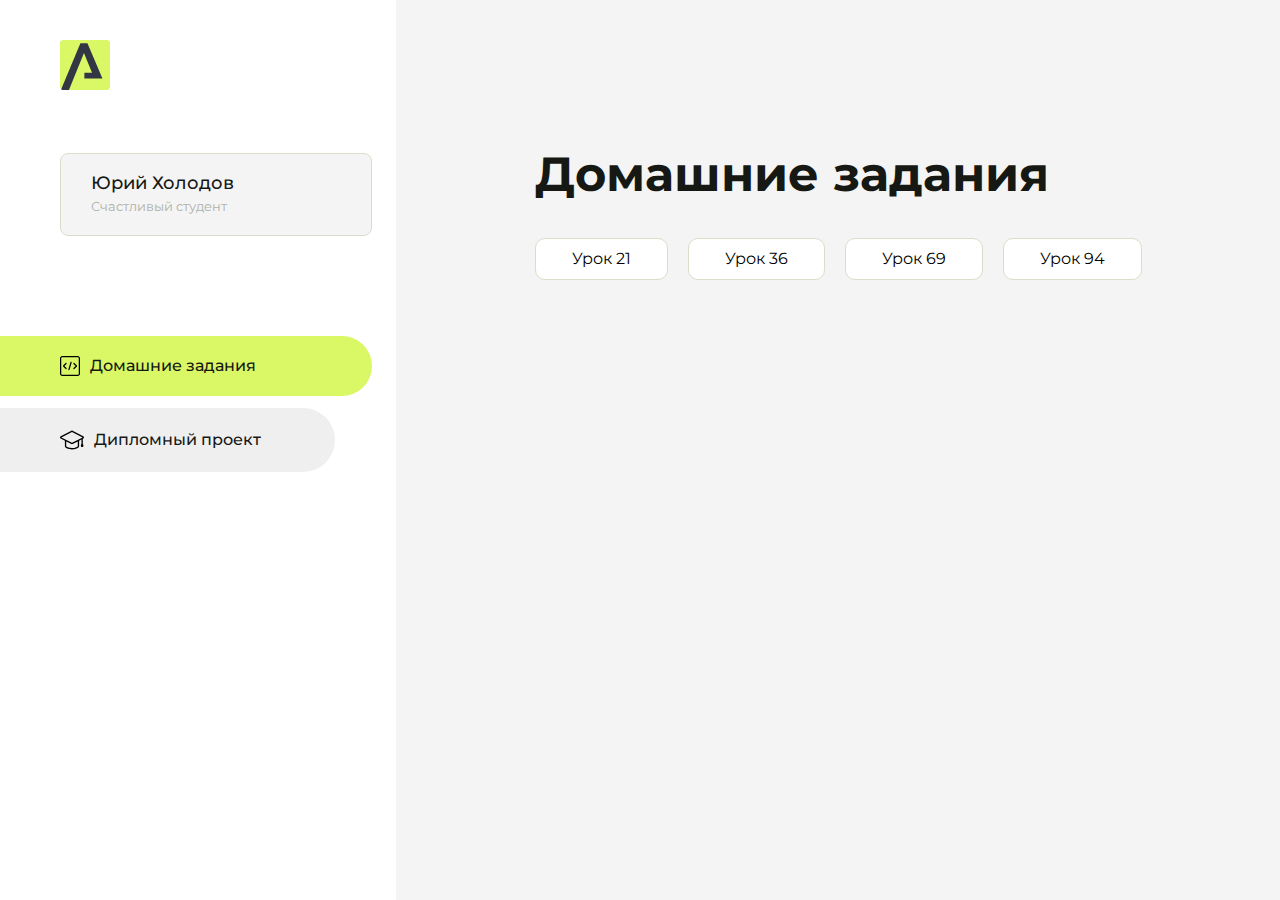
<file: index.html>
<!DOCTYPE html>
<html lang="en">
  <head>
    <meta charset="UTF-8" />
    <meta name="viewport" content="width=device-width, initial-scale=1.0" />
    <title>Домашняя работа</title>
    <link rel="shortcut icon" href="src/logo.ico" type="image/x-icon" />
    <link rel="preconnect" href="https://fonts.googleapis.com" />
    <link rel="preconnect" href="https://fonts.gstatic.com" crossorigin />
    <link
      href="https://fonts.googleapis.com/css2?family=Montserrat:wght@400;500;700&family=Rubik:wght@500&display=swap"
      rel="stylesheet"
    />
    <link rel="stylesheet" href="src/style.css" />
  </head>
  <body id="body">
    <div class="overlay" id="overlay"></div>
    <div class="layout">
      <div class="burger" id="burger">
        <svg viewBox="0 0 24 24" fill="none" xmlns="http://www.w3.org/2000/svg">
          <g id="SVGRepo_bgCarrier" stroke-width="0"></g>
          <g
            id="SVGRepo_tracerCarrier"
            stroke-linecap="round"
            stroke-linejoin="round"
          ></g>
          <g id="SVGRepo_iconCarrier">
            <path
              d="M4 18L20 18"
              stroke="#DAF765"
              stroke-width="2"
              stroke-linecap="round"
            ></path>
            <path
              d="M4 12L20 12"
              stroke="#DAF765"
              stroke-width="2"
              stroke-linecap="round"
            ></path>
            <path
              d="M4 6L20 6"
              stroke="#DAF765"
              stroke-width="2"
              stroke-linecap="round"
            ></path>
          </g>
        </svg>
      </div>
      <aside class="sidebar" id="sidebar">
        <div class="sidebar__inner">
          <div class="logo">
            <svg
              width="50"
              height="50"
              viewBox="0 0 50 50"
              fill="none"
              xmlns="http://www.w3.org/2000/svg"
            >
              <g clip-path="url(#clip0_513_74730)">
                <path
                  d="M46.17 -0.257004H3.83C1.57281 -0.257004 -0.257 1.57281 -0.257 3.83V46.17C-0.257 48.4272 1.57281 50.257 3.83 50.257H46.17C48.4272 50.257 50.257 48.4272 50.257 46.17V3.83C50.257 1.57281 48.4272 -0.257004 46.17 -0.257004Z"
                  fill="#DAF765"
                />
                <path
                  d="M24.375 38.4H42.461L27.441 3.1585H20.4355C20.4355 3.1585 6.7895 35.881 1.1945 49.294C2.015 50.0275 3.0945 50.257 3.6945 50.257H8.8445L23.954 13.07L32.0465 32.8285H24.375V38.4Z"
                  fill="#323843"
                />
              </g>
              <defs>
                <clipPath id="clip0_513_74730">
                  <rect width="50" height="50" fill="white" />
                </clipPath>
              </defs>
            </svg>
          </div>
          <div class="sidebar__user">
            <div class="sidebar__name">Юрий Холодов</div>
            <div class="sidebar__text">Счастливый студент</div>
          </div>
          <div class="sidebar__tabs">
            <div class="sidebar__item">
              <button class="sidebar__button active" id="tasks">
                <svg
                  xmlns="http://www.w3.org/2000/svg"
                  width="20"
                  height="20"
                  viewBox="0 0 20 20"
                  fill="none"
                >
                  <g clip-path="url(#clip0_704_74543)">
                    <path
                      d="M17.7083 20H2.29167C1.0275 20 0 18.9725 0 17.7083V2.29167C0 1.0275 1.0275 0 2.29167 0H17.7083C18.9725 0 20 1.0275 20 2.29167V17.7083C20 18.9725 18.9725 20 17.7083 20ZM2.29167 1.25C1.7175 1.25 1.25 1.7175 1.25 2.29167V17.7083C1.25 18.2825 1.7175 18.75 2.29167 18.75H17.7083C18.2825 18.75 18.75 18.2825 18.75 17.7083V2.29167C18.75 1.7175 18.2825 1.25 17.7083 1.25H2.29167Z"
                      fill="black"
                    />
                    <path
                      d="M6.04167 13.125C5.88167 13.125 5.72167 13.0642 5.6 12.9417L3.1 10.4417C2.85583 10.1975 2.85583 9.80167 3.1 9.5575L5.6 7.0575C5.84417 6.81333 6.24 6.81333 6.48417 7.0575C6.72833 7.30167 6.72833 7.6975 6.48417 7.94167L4.42583 10L6.48417 12.0583C6.72833 12.3025 6.72833 12.6983 6.48417 12.9425C6.36167 13.0642 6.20167 13.125 6.04167 13.125Z"
                      fill="black"
                    />
                    <path
                      d="M8.95833 14.1667C8.9 14.1667 8.84 14.1583 8.78167 14.1417C8.45083 14.0442 8.26083 13.6967 8.35833 13.3658L10.4417 6.28251C10.5392 5.95084 10.8892 5.76417 11.2175 5.85917C11.5483 5.95667 11.7383 6.30417 11.6408 6.63501L9.5575 13.7183C9.47833 13.9908 9.22833 14.1667 8.95833 14.1667Z"
                      fill="black"
                    />
                    <path
                      d="M13.9583 13.125C13.7983 13.125 13.6383 13.0642 13.5167 12.9417C13.2725 12.6975 13.2725 12.3017 13.5167 12.0575L15.575 9.99916L13.5167 7.94083C13.2725 7.69666 13.2725 7.30083 13.5167 7.05666C13.7608 6.81249 14.1567 6.81249 14.4008 7.05666L16.9008 9.55666C17.145 9.80083 17.145 10.1967 16.9008 10.4408L14.4008 12.9408C14.2783 13.0642 14.1183 13.125 13.9583 13.125Z"
                      fill="black"
                    />
                  </g>
                  <defs>
                    <clipPath id="clip0_704_74543">
                      <rect width="20" height="20" fill="white" />
                    </clipPath>
                  </defs>
                </svg>
                <span>Домашние задания</span>
              </button>
            </div>
            <div class="sidebar__item">
              <button class="sidebar__button" id="diplom">
                <svg
                  xmlns="http://www.w3.org/2000/svg"
                  width="24"
                  height="24"
                  viewBox="0 0 24 24"
                  fill="none"
                >
                  <g clip-path="url(#clip0_704_74553)">
                    <path
                      d="M23.2628 10.5971C23.7176 10.365 24 9.90375 24 9.39337C24 8.883 23.7176 8.42175 23.2628 8.18962L12.6135 2.75362C12.2291 2.55824 11.7705 2.55787 11.3854 2.75399L0.736875 8.19C0.282375 8.42175 0 8.883 0 9.39337C0 9.90375 0.282375 10.365 0.736875 10.5971L4.89038 12.7177V18.2074C4.89038 19.8154 8.412 21.393 12 21.393C15.5884 21.393 19.1096 19.815 19.1096 18.2074V12.7174L21.4609 11.517V15.8017L20.901 17.2305C20.7409 17.6389 20.7934 18.0994 21.0405 18.4616C21.2876 18.8246 21.6979 19.041 22.1366 19.041C22.5754 19.041 22.9852 18.8246 23.2324 18.462C23.4795 18.099 23.532 17.6385 23.3719 17.2301L22.8124 15.8021V10.827L23.2628 10.5971ZM17.7623 18.1721C17.6198 18.6375 15.3491 20.0419 12 20.0419C8.65088 20.0419 6.38025 18.6375 6.2415 18.2074V12.3037L6.23887 12.3019C6.23812 12.057 6.1065 11.8207 5.87325 11.7019L1.3515 9.39337L12 3.95737L22.6489 9.39337L12 14.8294L5.87325 11.7019C5.54063 11.5331 4.6695 11.6674 4.5 12C4.33012 12.3322 4.55813 12.5479 4.89038 12.7177L11.3857 16.0331C11.5781 16.1314 11.7889 16.1805 12 16.1805C12.2107 16.1805 12.4222 16.1314 12.6146 16.0331L17.7593 13.407L17.7623 18.1721Z"
                      fill="black"
                    />
                  </g>
                  <defs>
                    <clipPath id="clip0_704_74553">
                      <rect width="24" height="24" fill="white" />
                    </clipPath>
                  </defs>
                </svg>
                <span>Дипломный проект</span>
              </button>
            </div>
          </div>
        </div>
      </aside>
      <div class="content">
        <div class="container">
          <div class="content__block" id="tasksBlock">
            <div class="content__title">Домашние задания</div>
            <ul class="content__list">
              <li class="content__list-item">
                <a href="./lesson_21/index.html">Урок 21</a>
              </li>
              <li class="content__list-item">
                <a href="./lesson_36/index.html">Урок 36</a>
              </li>
              <li class="content__list-item">
                <a href="./lesson-69-layout/index.html">Урок 69</a>
              </li>
              <li class="content__list-item">
                <a href="./wake-bake/index.html">Урок 94</a>
              </li>
            </ul>
          </div>
          <div class="content__block hidden" id="diplomBlock">
            <div class="content__title">Дипломный проект</div>
            <div class="content__list-diplom">
              <a href="./сandles/index.html">Дипломный сайт №1</a>
            </div>
            <div class="content__list-diplom">
              <a href="./travel/index.html">Дипломный сайт №2</a>
            </div>
            <div class="content__decor">
              <div class="content__decor-text">
                Давай проверим, чему ты научился!
              </div>
              <div class="content__decor-img">
                <img src="src/decor.png" alt="decor" />
              </div>
            </div>
          </div>
        </div>
      </div>
    </div>
    <script src="src/index.js"></script>
  </body>
</html>
</file>
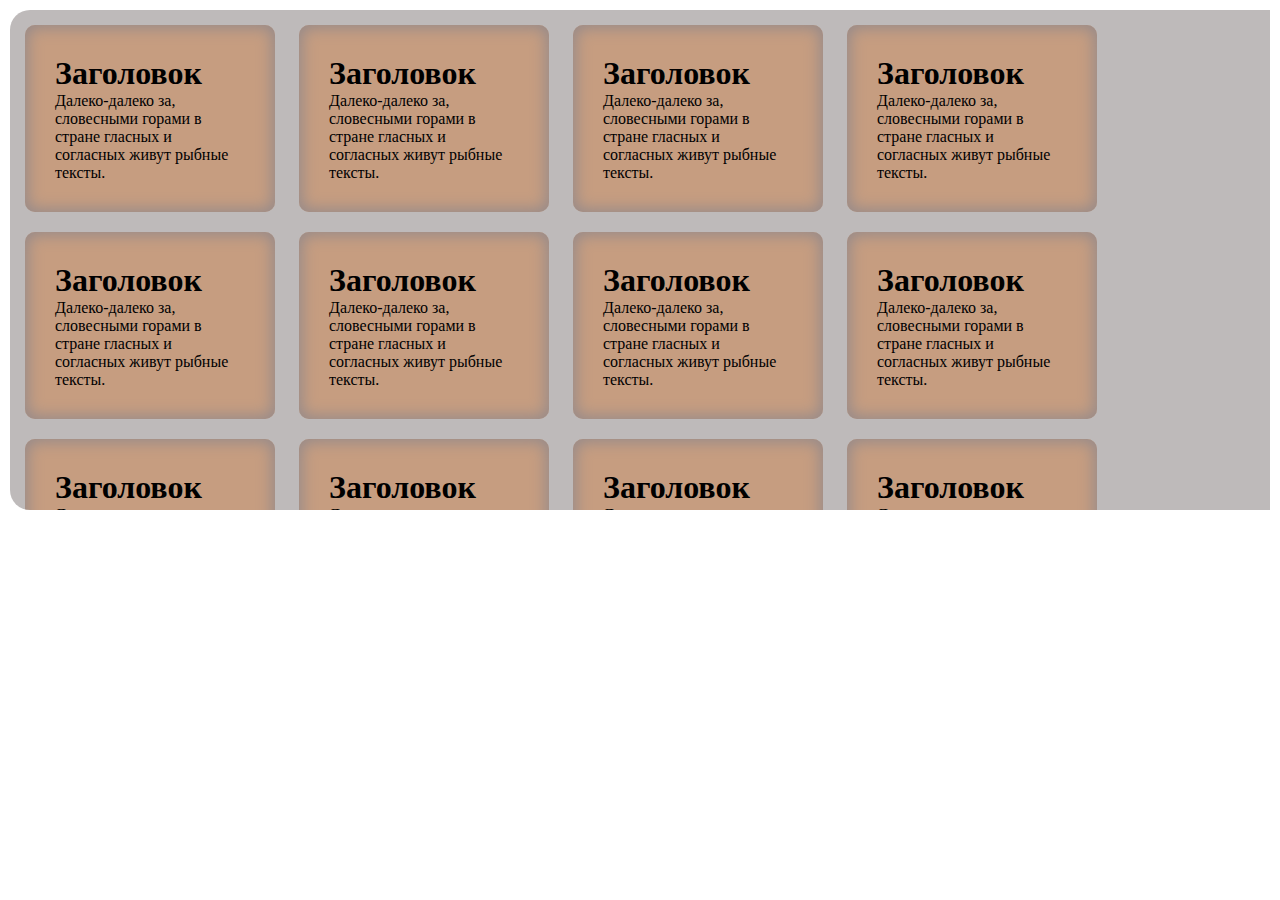
<file: lesson_36/index.html>
<!DOCTYPE html>
<html lang="en">
  <head>
    <meta charset="UTF-8" />
    <meta name="viewport" content="width=device-width, initial-scale=1.0" />
    <title>Document</title>
    <link rel="stylesheet" href="./style.css" />
  </head>
  <body>
    <main>
      <div class="container">
        <article>
          <h1>Заголовок</h1>
          <p>
            Далеко-далеко за, словесными горами в стране гласных и согласных
            живут рыбные тексты.
          </p>
        </article>
        <article>
          <h1>Заголовок</h1>
          <p>
            Далеко-далеко за, словесными горами в стране гласных и согласных
            живут рыбные тексты.
          </p>
        </article>
        <article>
          <h1>Заголовок</h1>
          <p>
            Далеко-далеко за, словесными горами в стране гласных и согласных
            живут рыбные тексты.
          </p>
        </article>
        <article>
          <h1>Заголовок</h1>
          <p>
            Далеко-далеко за, словесными горами в стране гласных и согласных
            живут рыбные тексты.
          </p>
        </article>
        <article>
          <h1>Заголовок</h1>
          <p>
            Далеко-далеко за, словесными горами в стране гласных и согласных
            живут рыбные тексты.
          </p>
        </article>
        <article>
          <h1>Заголовок</h1>
          <p>
            Далеко-далеко за, словесными горами в стране гласных и согласных
            живут рыбные тексты.
          </p>
        </article>
        <article>
          <h1>Заголовок</h1>
          <p>
            Далеко-далеко за, словесными горами в стране гласных и согласных
            живут рыбные тексты.
          </p>
        </article>
        <article>
          <h1>Заголовок</h1>
          <p>
            Далеко-далеко за, словесными горами в стране гласных и согласных
            живут рыбные тексты.
          </p>
        </article>
        <article>
          <h1>Заголовок</h1>
          <p>
            Далеко-далеко за, словесными горами в стране гласных и согласных
            живут рыбные тексты.
          </p>
        </article>
        <article>
          <h1>Заголовок</h1>
          <p>
            Далеко-далеко за, словесными горами в стране гласных и согласных
            живут рыбные тексты.
          </p>
        </article>
        <article>
          <h1>Заголовок</h1>
          <p>
            Далеко-далеко за, словесными горами в стране гласных и согласных
            живут рыбные тексты.
          </p>
        </article>
        <article>
          <h1>Заголовок</h1>
          <p>
            Далеко-далеко за, словесными горами в стране гласных и согласных
            живут рыбные тексты.
          </p>
        </article>
        <article>
          <h1>Заголовок</h1>
          <p>
            Далеко-далеко за, словесными горами в стране гласных и согласных
            живут рыбные тексты.
          </p>
        </article>
        <article>
          <h1>Заголовок</h1>
          <p>
            Далеко-далеко за, словесными горами в стране гласных и согласных
            живут рыбные тексты.
          </p>
        </article>
      </div>
    </main>
  </body>
</html>
</file>
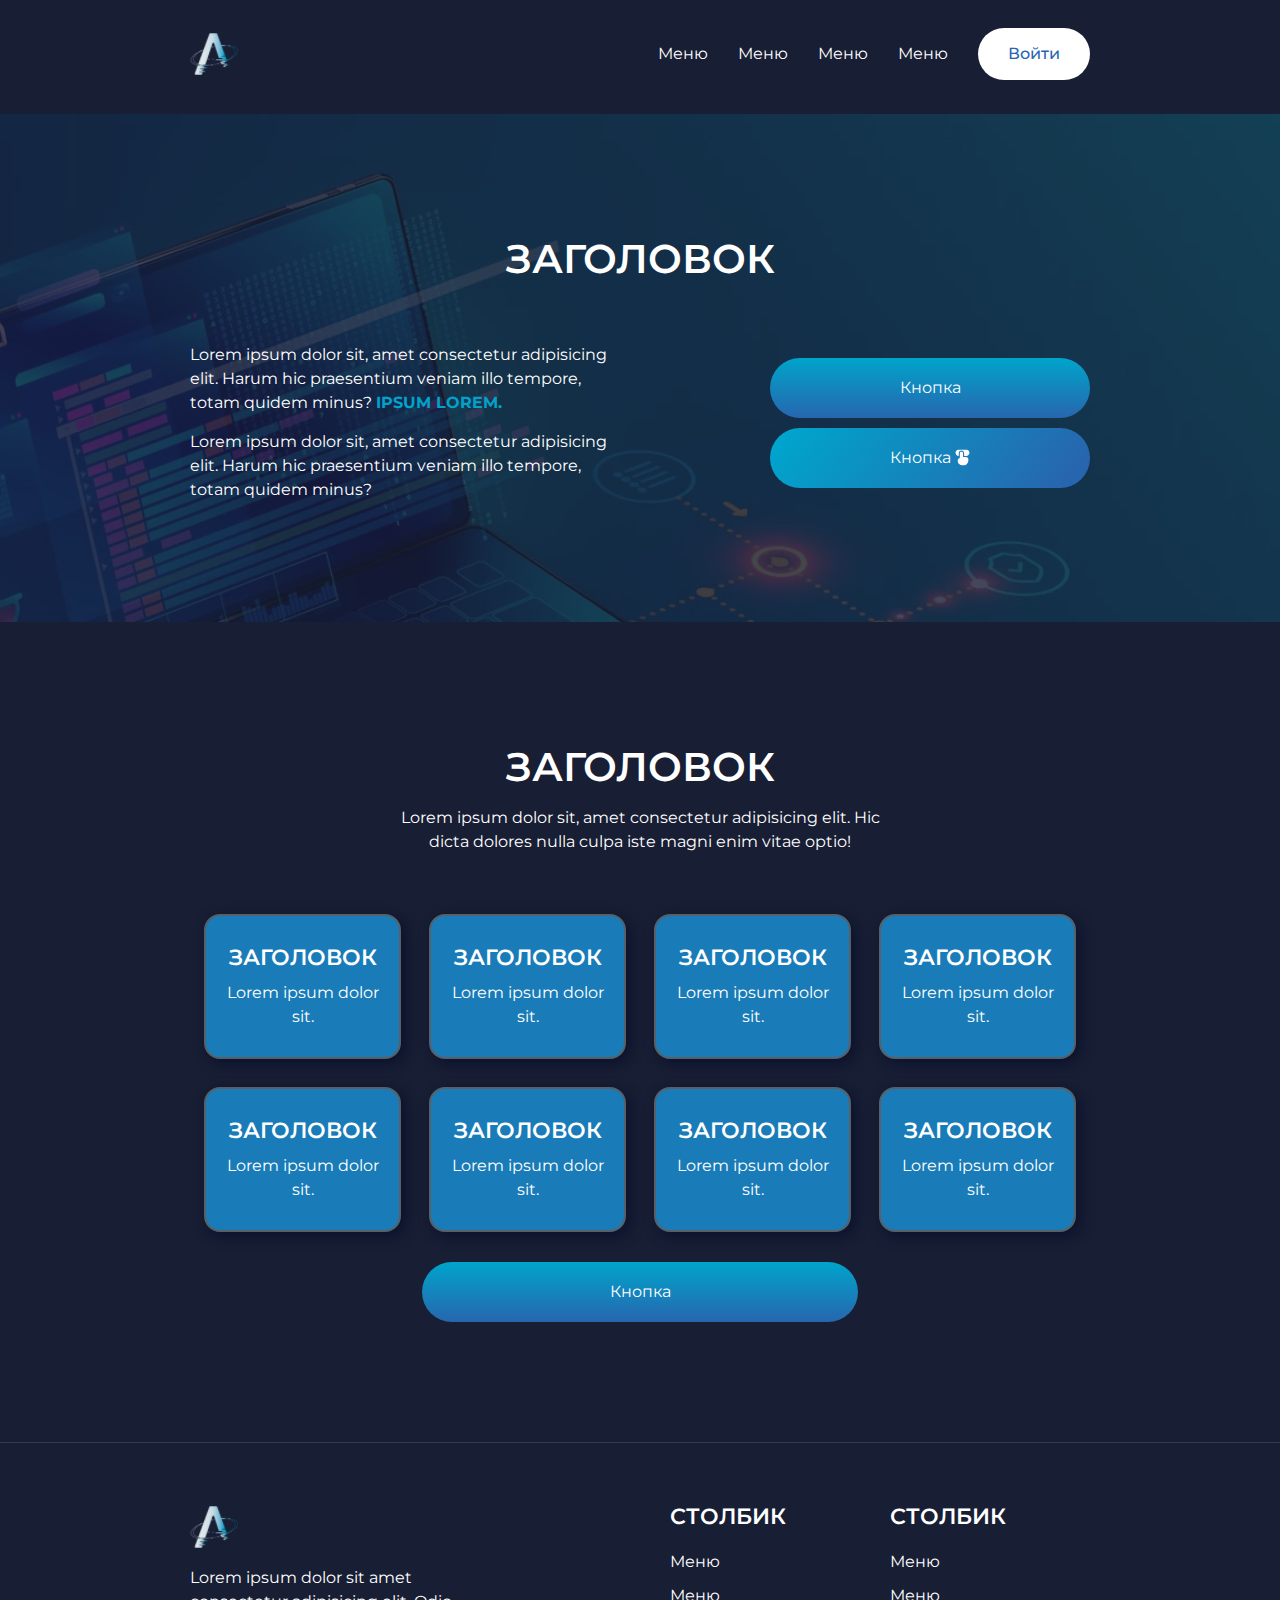
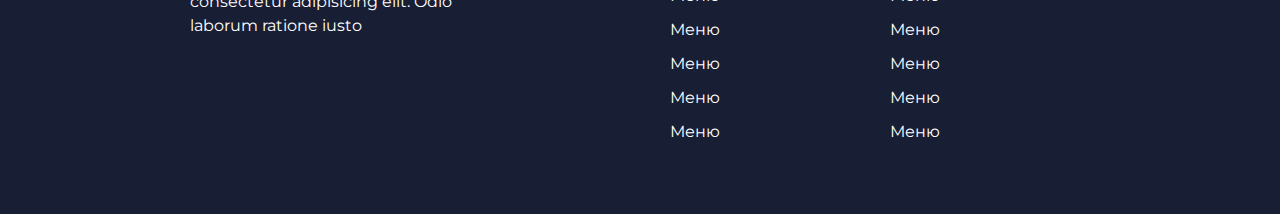
<file: lesson_43/index.html>
<!DOCTYPE html>
<html lang="en">
  <head>
    <meta charset="UTF-8" />
    <meta name="viewport" content="width=device-width, initial-scale=1.0" />
    <title>Document</title>
    <link rel="preconnect" href="https://fonts.googleapis.com" />
    <link rel="preconnect" href="https://fonts.gstatic.com" crossorigin />
    <link
      href="https://fonts.googleapis.com/css2?family=Montserrat:ital,wght@0,100..900;1,100..900&display=swap"
      rel="stylesheet"
    />
    <link rel="stylesheet" href="./css/reset.css" />
    <link rel="stylesheet" href="./css/style.css" />
  </head>
  <body>
    <header class="header">
      <div class="container">
        <a href="#">
          <img src="./img/logo.png" alt="Логотип" />
        </a>
        <nav class="header__nav">
          <ul class="header__list">
            <li class="header__list-item">
              <a href="#"> Меню </a>
            </li>
            <li class="header__list-item">
              <a href="#"> Меню </a>
            </li>
            <li class="header__list-item">
              <a href="#"> Меню </a>
            </li>
            <li class="header__list-item">
              <a href="#"> Меню </a>
            </li>
          </ul>
        </nav>
        <a href="#" class="header__btn">Войти</a>
      </div>
    </header>

    <main>
      <section class="hero">
        <div class="container">
          <h1 class="hero-title">ЗАГОЛОВОК</h1>
          <div class="hero-inner">
            <div class="hero-text">
              <p class="first-paragraph">
                Lorem ipsum dolor sit, amet consectetur adipisicing elit. Harum
                hic praesentium veniam illo tempore, totam quidem minus?
                <span>Ipsum lorem.</span>
              </p>
              <p>
                Lorem ipsum dolor sit, amet consectetur adipisicing elit. Harum
                hic praesentium veniam illo tempore, totam quidem minus?
              </p>
            </div>
            <div class="hero-buttons">
              <a href="#" class="hero-button-1">Кнопка</a>
              <a href="#" class="hero-button-2"
                >Кнопка <img src="./img/btn.svg"
              /></a>
            </div>
          </div>
        </div>
      </section>

      <section class="cards">
        <div class="container">
          <h2 class="cards-title">ЗАГОЛОВОК</h2>
          <p class="cards-text">
            Lorem ipsum dolor sit, amet consectetur adipisicing elit. Hic dicta
            dolores nulla culpa iste magni enim vitae optio!
          </p>
          <ul class="cards-flex">
            <li class="cards-flex-item">
              <div class="cards-flex-inner">
                <h3 class="cards-flex-title">ЗАГОЛОВОК</h3>
                <p>Lorem ipsum dolor sit.</p>
              </div>
            </li>
            <li class="cards-flex-item">
              <div class="cards-flex-inner">
                <h3 class="cards-flex-title">ЗАГОЛОВОК</h3>
                <p>Lorem ipsum dolor sit.</p>
              </div>
            </li>
            <li class="cards-flex-item">
              <div class="cards-flex-inner">
                <h3 class="cards-flex-title">ЗАГОЛОВОК</h3>
                <p>Lorem ipsum dolor sit.</p>
              </div>
            </li>
            <li class="cards-flex-item">
              <div class="cards-flex-inner">
                <h3 class="cards-flex-title">ЗАГОЛОВОК</h3>
                <p>Lorem ipsum dolor sit.</p>
              </div>
            </li>
            <li class="cards-flex-item">
              <div class="cards-flex-inner">
                <h3 class="cards-flex-title">ЗАГОЛОВОК</h3>
                <p>Lorem ipsum dolor sit.</p>
              </div>
            </li>
            <li class="cards-flex-item">
              <div class="cards-flex-inner">
                <h3 class="cards-flex-title">ЗАГОЛОВОК</h3>
                <p>Lorem ipsum dolor sit.</p>
              </div>
            </li>
            <li class="cards-flex-item">
              <div class="cards-flex-inner">
                <h3 class="cards-flex-title">ЗАГОЛОВОК</h3>
                <p>Lorem ipsum dolor sit.</p>
              </div>
            </li>
            <li class="cards-flex-item">
              <div class="cards-flex-inner">
                <h3 class="cards-flex-title">ЗАГОЛОВОК</h3>
                <p>Lorem ipsum dolor sit.</p>
              </div>
            </li>
          </ul>
          <a href="#" class="cards-button">Кнопка</a>
        </div>
      </section>
    </main>

    <footer class="footer">
      <div class="container">
        <div class="footer-inner">
          <div class="footer-desc">
            <a href="#">
              <img src="./img/logo.png" alt="Логотип" />
            </a>
            <p>
              Lorem ipsum dolor sit amet consectetur adipisicing elit. Odio
              laborum ratione iusto
            </p>
          </div>

          <div class="footer-column footer-column-1">
            <h4 class="footer-title">Столбик</h4>
            <ul class="footer-list">
              <li class="footer-item">
                <a href="#" class="footer-link">Меню</a>
              </li>
              <li class="footer-item">
                <a href="#" class="footer-link">Меню</a>
              </li>
              <li class="footer-item">
                <a href="#" class="footer-link">Меню</a>
              </li>
              <li class="footer-item">
                <a href="#" class="footer-link">Меню</a>
              </li>
              <li class="footer-item">
                <a href="#" class="footer-link">Меню</a>
              </li>
              <li class="footer-item">
                <a href="#" class="footer-link">Меню</a>
              </li>
            </ul>
          </div>
          <div class="footer-column">
            <h4 class="footer-title">Столбик</h4>
            <ul class="footer-list">
              <li class="footer-item">
                <a href="#" class="footer-link">Меню</a>
              </li>
              <li class="footer-item">
                <a href="#" class="footer-link">Меню</a>
              </li>
              <li class="footer-item">
                <a href="#" class="footer-link">Меню</a>
              </li>
              <li class="footer-item">
                <a href="#" class="footer-link">Меню</a>
              </li>
              <li class="footer-item">
                <a href="#" class="footer-link">Меню</a>
              </li>
              <li class="footer-item">
                <a href="#" class="footer-link">Меню</a>
              </li>
            </ul>
          </div>
        </div>
      </div>
    </footer>
  </body>
</html>
</file>
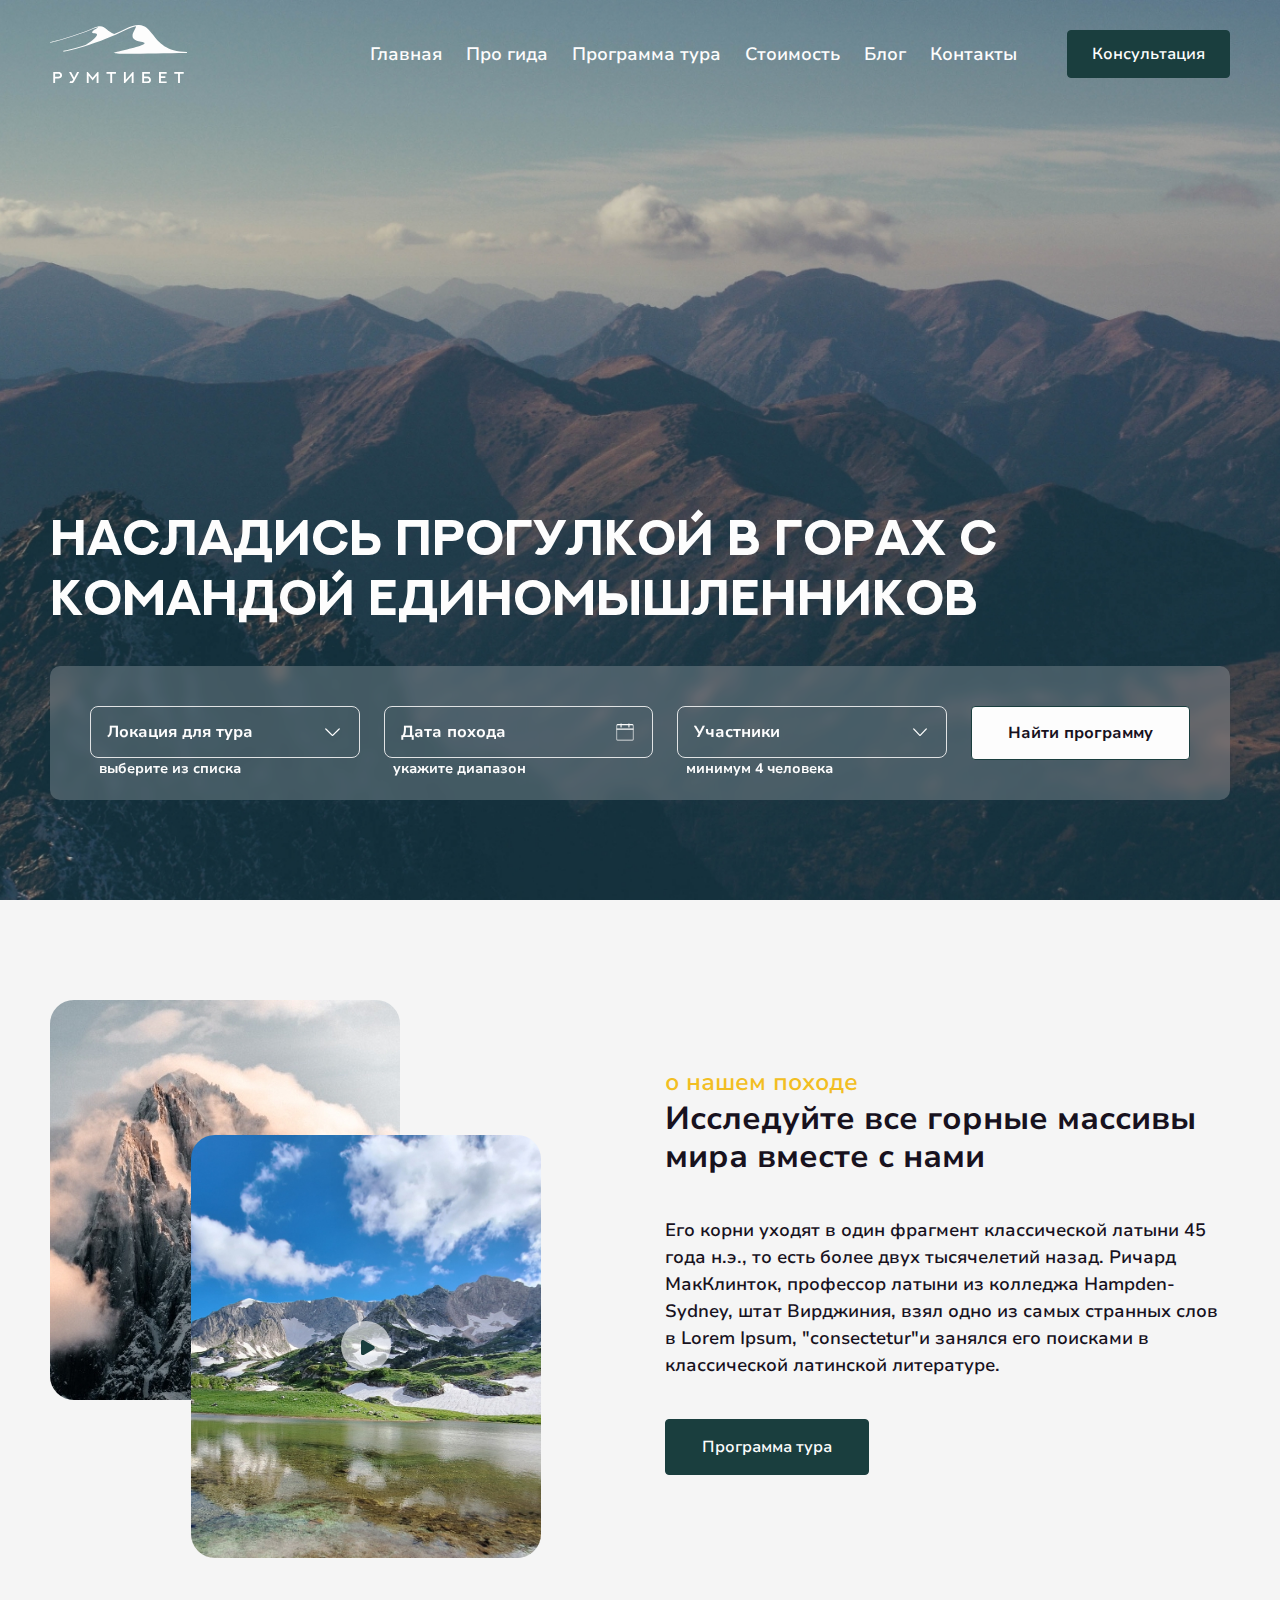
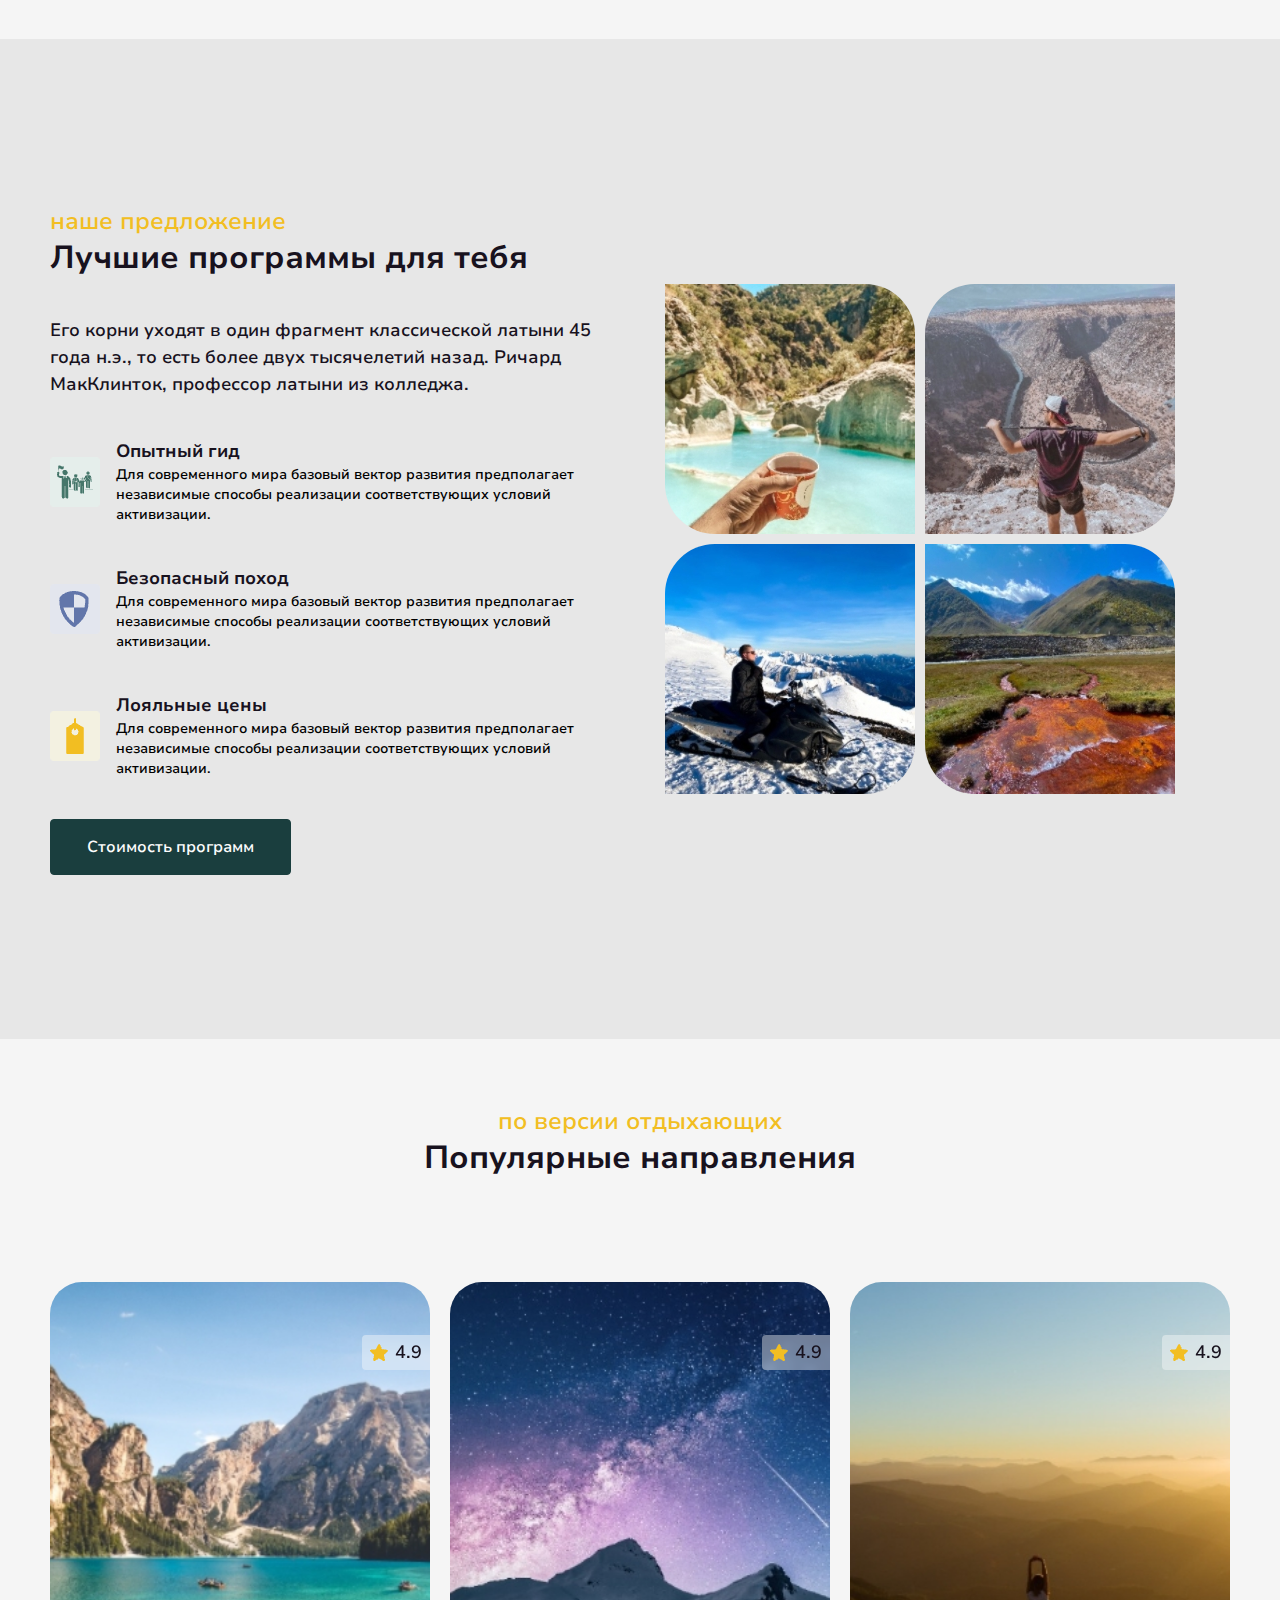
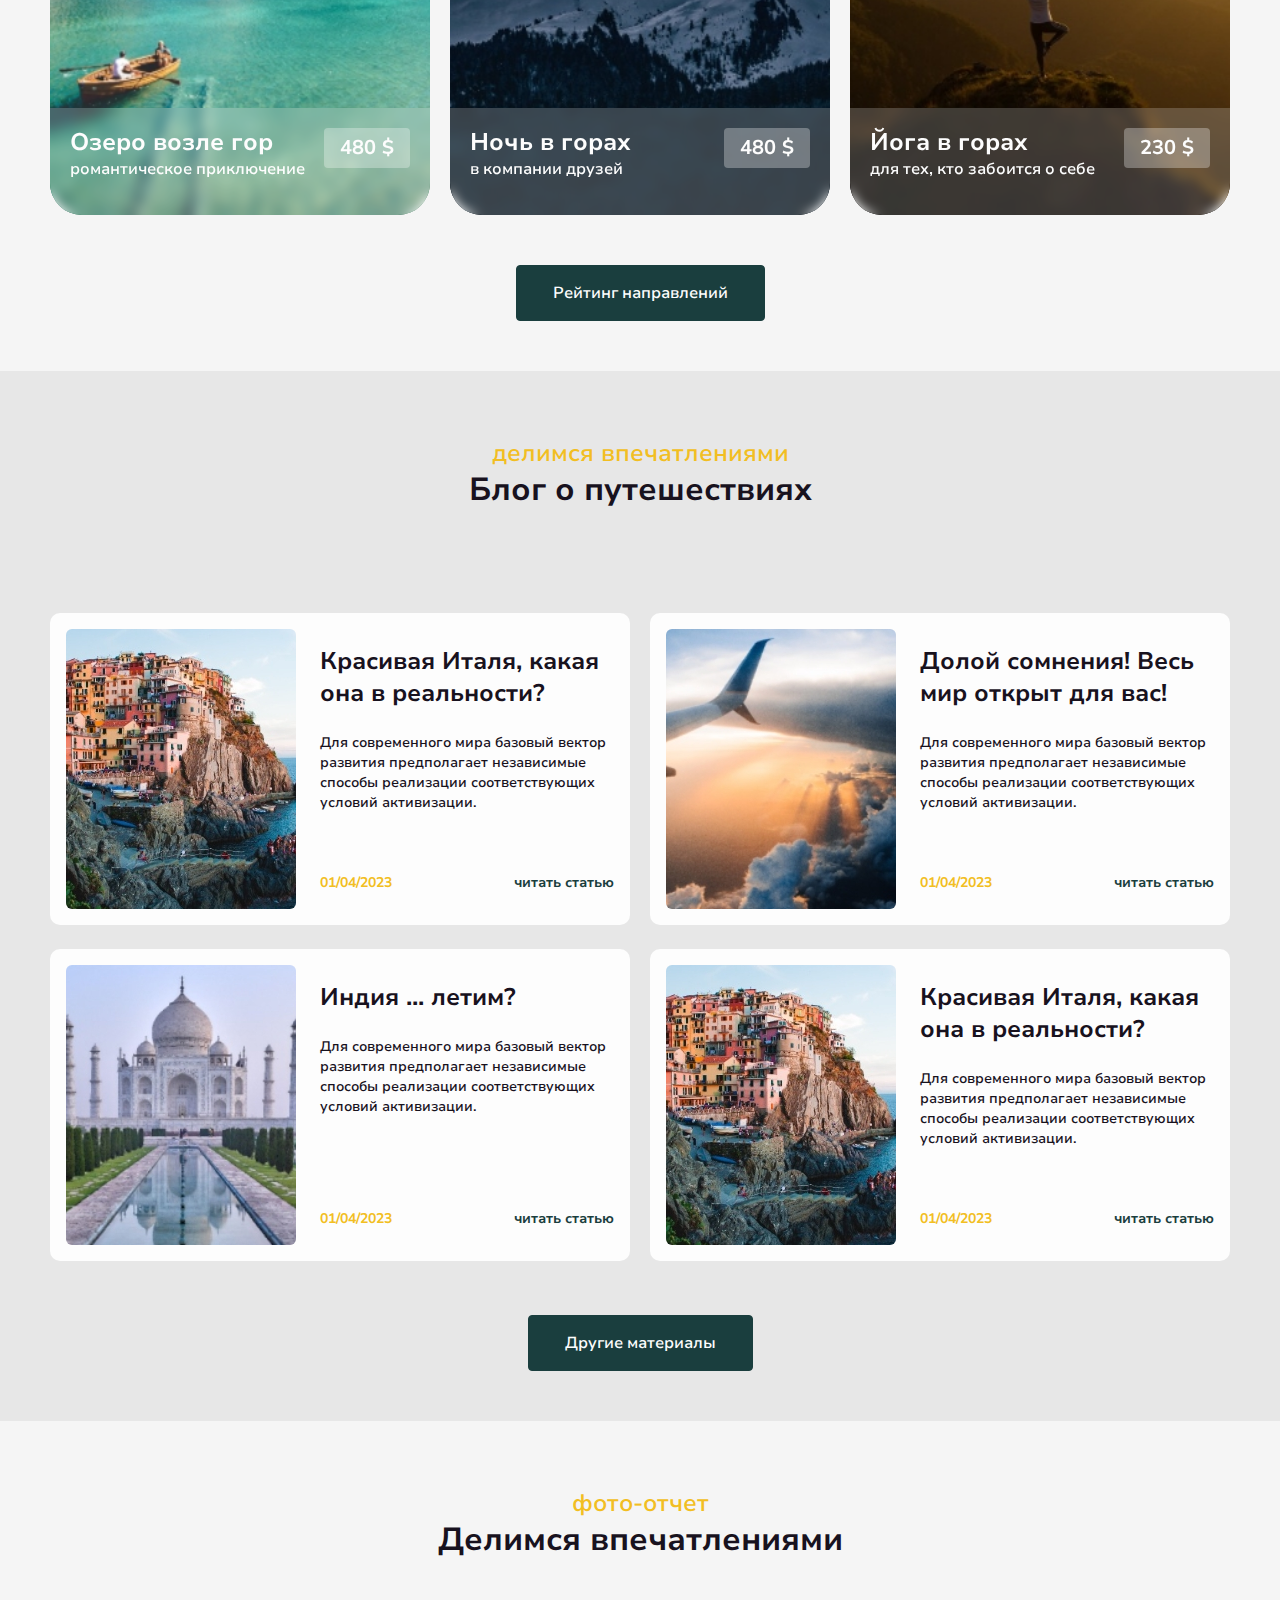
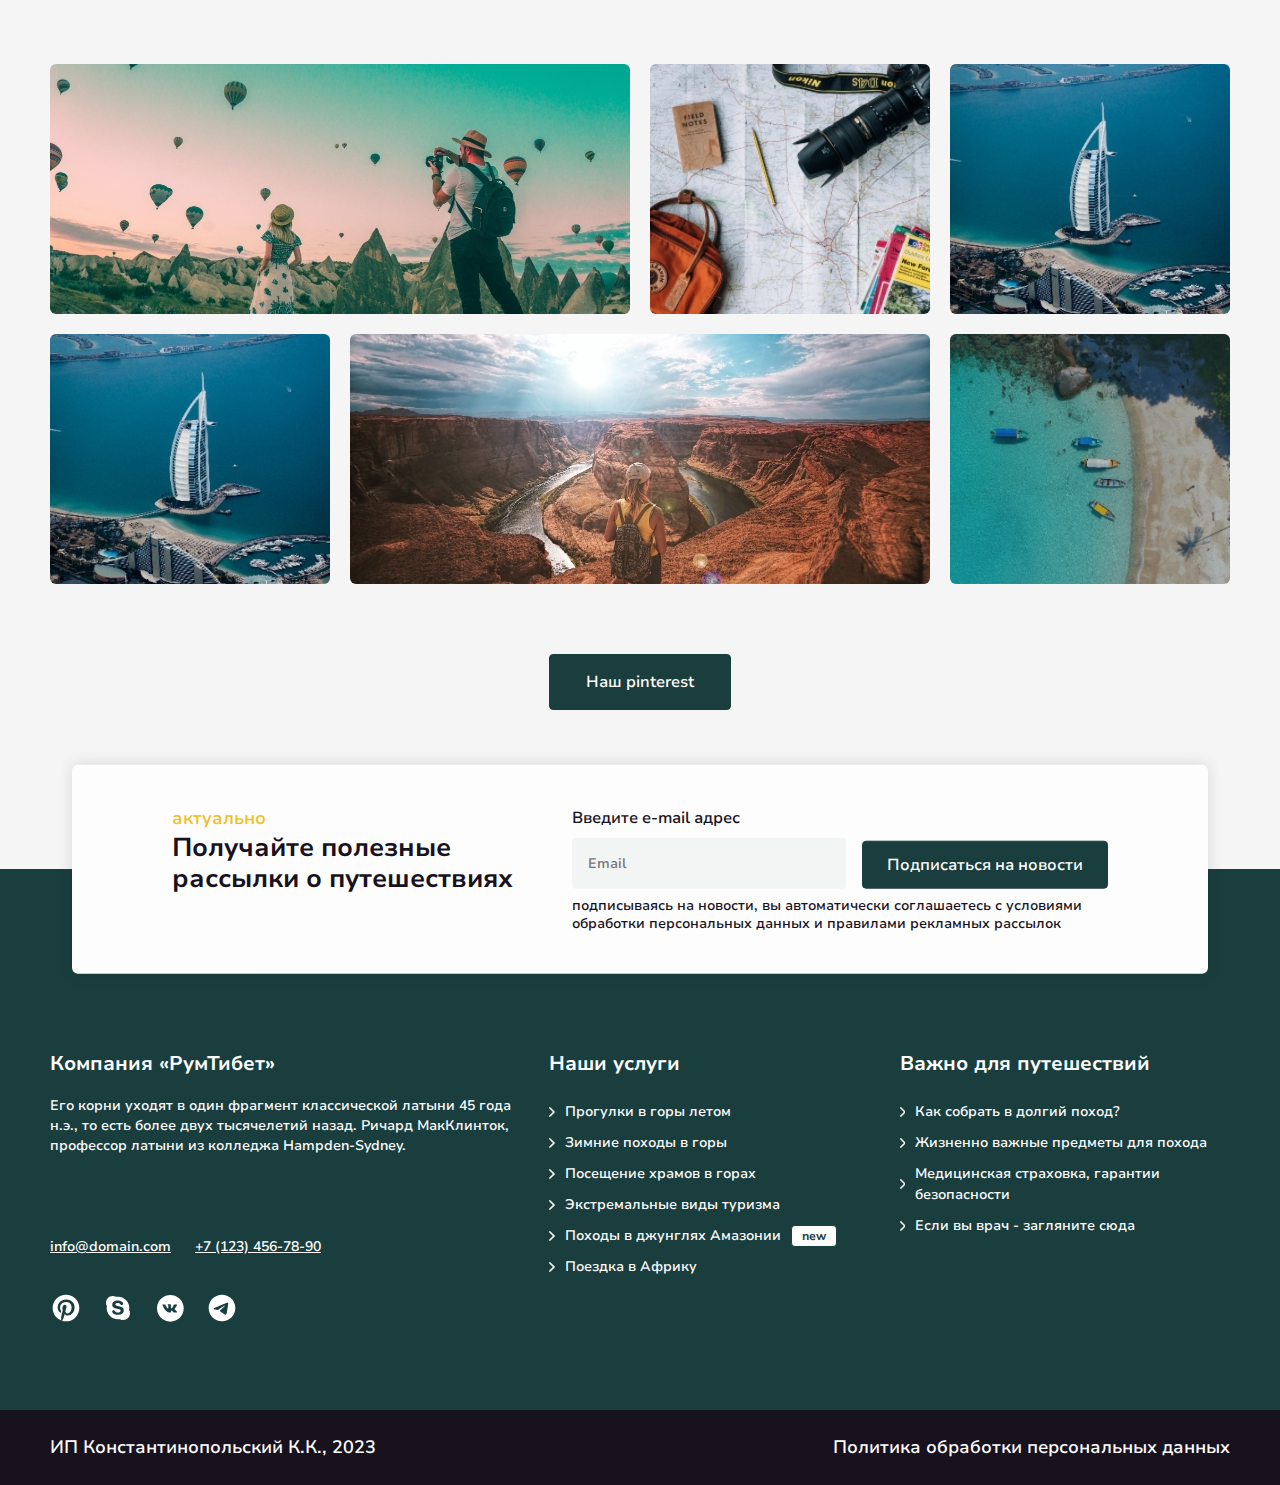
<file: travel/index.html>
<!DOCTYPE html>
<html lang="en">
  <head>
    <meta charset="UTF-8" />
    <meta name="viewport" content="width=device-width, initial-scale=1.0" />
    <link rel="stylesheet" href="./css/reset.css" />
    <link rel="stylesheet" href="./css/fonts.css" />
    <link rel="stylesheet" href="./css/swiper-bundle.min.css" />
    <link rel="stylesheet" href="./css/style.css" />
    <title>Document</title>
  </head>
  <body>
    <div class="wrapper">
      <!-- Шапка сайта-------------------------- -->
      <header class="header">
        <!-- Верхняя часть шапки------------------------- -->
        <div class="header__top">
          <div class="container header__top-inner">
            <a href="#" class="logo header__logo">
              <svg
                width="137.000000"
                height="28.780273"
                viewBox="0 0 137 28.7803"
                fill="none"
                xmlns="http://www.w3.org/2000/svg"
                xmlns:xlink="http://www.w3.org/1999/xlink"
              >
                <desc>Created with Pixso.</desc>
                <defs />
                <path
                  id="Vector"
                  d="M0.15 17.89C0.39 17.83 24.81 12.01 43.19 3.86C45.24 2.95 46.9 2.41 48.29 2.16C46.73 3.73 37.54 7.66 44.88 8.35C51.61 8.99 40.52 16.99 35.43 19.89C22.05 24.13 13.36 25.8 13.21 25.83L13.39 26.81C13.44 26.8 14.22 26.65 15.62 26.34C23 24.71 47.76 18.6 76.17 4.63C80.15 2.67 83.4 1.58 86.14 1.18C85.34 5.29 76.05 14.39 90.88 16.69C104.41 18.79 77.28 24.11 67.17 26.82C65.71 27.21 64.6 27.55 64.03 27.81C59.56 29.86 111.46 28.02 134.67 27.93C135.43 27.95 136.2 27.97 137 27.97L137 26.97C116.27 26.97 108.92 17.49 103.02 9.87C96.89 1.96 92.05 -4.3 75.73 3.73C71.93 5.59 68.1 7.37 64.23 9.07C60.8 7.85 58.73 6.1 56.91 4.56C53.53 1.69 51.09 -0.37 42.93 3.25C24.6 11.38 0.24 17.18 0 17.24L0.15 17.89Z"
                  fill="#FDFDFD"
                  fill-opacity="1.000000"
                  fill-rule="nonzero"
                />
              </svg>
              <svg
                width="130.472244"
                height="11.234375"
                viewBox="0 0 130.472 11.2344"
                fill="none"
                xmlns="http://www.w3.org/2000/svg"
                xmlns:xlink="http://www.w3.org/1999/xlink"
              >
                <desc>Created with Pixso.</desc>
                <defs />
                <path
                  id="Vector"
                  d="M1.86 4.71L5 4.71C5.5 4.71 5.75 4.67 5.97 4.58C6.5 4.36 6.91 3.89 6.91 3.24C6.91 2.59 6.52 2.11 5.97 1.89C5.75 1.79 5.5 1.75 5 1.75L1.86 1.75L1.86 4.71ZM1.86 11.21L0 11.21L0 0L5.23 0C6.1 0 6.67 0.15 7.15 0.43C8.12 0.96 8.75 1.96 8.75 3.23C8.75 4.46 8.12 5.49 7.14 6.02C6.66 6.29 6.1 6.45 5.23 6.45L1.86 6.45L1.86 11.21ZM15.77 0L17.86 0L20.9 5.75L23.86 0L25.94 0L21.64 8.1C21.11 9.1 20.76 9.7 20.26 10.22C19.68 10.82 18.98 11.23 18.04 11.23C17.38 11.23 16.73 11.02 16.17 10.63L17.12 9.04C17.4 9.25 17.73 9.35 18.07 9.35C18.72 9.35 19.12 8.96 19.63 8.05C19.64 8.02 19.89 7.57 19.89 7.57L15.77 0ZM33.53 0L34.54 0L39.39 5.84L44.23 0L45.25 0L45.25 11.21L43.37 11.21L43.37 3.56L39.39 8.42L35.4 3.56L35.4 11.21L33.53 11.21L33.53 0ZM53.23 0L62.7 0L62.7 1.75L58.89 1.75L58.89 11.21L57.02 11.21L57.02 1.75L53.23 1.75L53.23 0ZM78.46 11.21L78.46 3.39L71.68 11.21L70.67 11.21L70.67 0L72.54 0L72.54 7.82C74.8 5.21 77.06 2.6 79.32 0L80.34 0L80.34 11.21L78.46 11.21ZM97.67 7.88C97.67 9.19 97.02 10.23 96.02 10.78C95.53 11.05 94.94 11.21 94.07 11.21L88.93 11.21L88.93 0L96.66 0L96.66 1.75L90.8 1.75L90.8 4.56L94.07 4.56C94.94 4.56 95.53 4.71 96.01 5C97.02 5.53 97.67 6.6 97.67 7.88ZM95.82 7.88C95.82 7.17 95.4 6.67 94.84 6.42C94.6 6.33 94.35 6.28 93.85 6.28L90.8 6.28L90.8 9.47L93.84 9.47C94.35 9.47 94.61 9.42 94.84 9.32C95.41 9.09 95.82 8.57 95.82 7.88ZM105.75 0L113.4 0L113.4 1.74L107.63 1.74L107.63 4.2L112.11 4.2L112.11 5.92L107.63 5.92L107.63 9.47L113.4 9.47L113.4 11.21L105.75 11.21L105.75 0ZM121 0L130.47 0L130.47 1.75L126.66 1.75L126.66 11.21L124.79 11.21L124.79 1.75L121 1.75L121 0Z"
                  fill="#FFFFFF"
                  fill-opacity="1.000000"
                  fill-rule="nonzero"
                />
              </svg>
            </a>
            <nav class="nav header__nav">
              <ul class="nav__list header__nav-list">
                <li class="nav__item header__nav-item">
                  <a href="#" class="nav__link header__nav-link">Главная</a>
                </li>
                <li class="nav__item header__nav-item">
                  <a href="#" class="nav__link header__nav-link">Про гида</a>
                </li>
                <li class="nav__item header__nav-item">
                  <a href="#" class="nav__link header__nav-link">
                    Программа тура
                  </a>
                </li>
                <li class="nav__item header__nav-item">
                  <a href="#" class="nav__link header__nav-link">Стоимость</a>
                </li>
                <li class="nav__item header__nav-item">
                  <a href="#" class="nav__link header__nav-link">Блог</a>
                </li>
                <li class="nav__item header__nav-item">
                  <a href="#" class="nav__link header__nav-link">Контакты</a>
                </li>
              </ul>
              <button class="btn header__btn header__btn--mobile contacts-btn">
                Консультация
              </button>
            </nav>
            <button class="btn header__btn contacts-btn">Консультация</button>
            <a class="burger-icon" href="#">
              <span></span>
            </a>
          </div>
        </div>
        <!-- Херо секция--------------------------------- -->
        <section class="header__hero hero">
          <div class="container hero__inner">
            <h1 class="title hero__title">
              Насладись прогулкой в горах с командой единомышленников
            </h1>
            <!-- Форма бронирования похода------------- -->
            <form class="form hero__form">
              <!-- Поле выбора направления похода------------- -->
              <div class="select__wrapper">
                <label class="hero__form-label">
                  <select name="location" class="form__input hero__form-input">
                    <option value="none" selected disabled>
                      Локация для тура
                    </option>
                    <option value="1">Лаго-Наки</option>
                    <option value="2">Абхазия</option>
                    <option value="3">Архыз</option>
                    <option value="4">Кисловодск</option>
                    <option value="5">Есентуки</option>
                  </select>
                  <span>выберите из списка</span>
                </label>
                <img
                  src="./img/icons/arrow.svg"
                  alt=""
                  class="select__wrapper-img"
                />
              </div>
              <!-- Выбор даты похода--------------------------- -->
              <div class="select__wrapper">
                <!-- Кнопка выбора дат-------- -->
                <div class="select__date-btn">
                  <p>Дата похода</p>
                  <img
                    src="./img/icons/date.svg"
                    alt=""
                    class="select__wrapper-img"
                  />
                </div>
                <span>укажите диапазон</span>

                <!-- Выбор начала похода -->
                <div class="select__date-input">
                  <div class="input__date-wrapper">
                    <label class="hero__form-label">
                      <p>Дата начала похода:</p>
                      <input type="date" class="form__input-date" />
                    </label>
                    <!-- Выбор окончания похода -->
                    <label class="hero__form-label">
                      <p>Дата завершения похода:</p>
                      <input type="date" class="form__input-date" />
                    </label>
                  </div>
                </div>
              </div>
              <div class="select__date-input--mobile">
                <div class="input__date-wrapper">
                  <label class="hero__form-label">
                    <p>Дата начала похода:</p>
                    <input type="date" class="form__input-date" />
                  </label>
                  <!-- Выбор окончания похода -->
                  <label class="hero__form-label">
                    <p>Дата завершения похода:</p>
                    <input type="date" class="form__input-date" />
                  </label>
                </div>
              </div>
              <!-- Кол-во участников похода------------- -->
              <div class="select__wrapper">
                <label class="hero__form-label">
                  <select
                    name="participants_count"
                    class="form__input hero__form-input"
                  >
                    <option value="none" selected disabled>Участники</option>
                    <option value="1">Группа до 4 человек</option>
                    <option value="2">Группа до 10 человек</option>
                    <option value="3">Группа до 20 человек</option>
                    <option value="4">Группа более 20 человек</option>
                  </select>
                  <span>минимум 4 человека</span>
                </label>
                <img
                  src="./img/icons/arrow.svg"
                  alt=""
                  class="select__wrapper-img"
                />
              </div>
              <button class="btn header__form-btn" type="submit">
                Найти программу
              </button>
            </form>
            <button class="btn header__form-btn header__form-btn-mobile">
              Найти программу
            </button>
          </div>
        </section>
      </header>
      <main class="main">
        <section class="explore">
          <div class="container explore__inner">
            <div class="explore__video">
              <div class="explore__video-img explore__video-img--back">
                <img src="./img/content/exp-2.jpeg" alt="" />
              </div>
              <div class="explore__video-img explore__video-img--front">
                <img src="./img/content/exp-1.jpg" alt="" />
                <div class="video__control">
                  <a
                    data-fslightbox
                    href="./video/oshten.mp4"
                    class="explore__video-btn"
                  >
                    <svg
                      width="13.734300"
                      height="15.173340"
                      viewBox="0 0 13.7343 15.1733"
                      fill="none"
                      xmlns="http://www.w3.org/2000/svg"
                      xmlns:xlink="http://www.w3.org/1999/xlink"
                    >
                      <desc>Created with Pixso.</desc>
                      <defs />
                      <path
                        id="Vector"
                        d="M2.74 0.24C2.46 0.08 2.14 -0.01 1.82 0C1.5 0 1.19 0.08 0.91 0.24C0.63 0.4 0.4 0.63 0.24 0.91C0.08 1.19 0 1.51 0 1.83L0 13.34C0 13.66 0.08 13.97 0.24 14.25C0.4 14.53 0.63 14.76 0.91 14.92C1.19 15.08 1.5 15.17 1.82 15.17C2.14 15.17 2.46 15.09 2.74 14.93L12.81 9.17C13.09 9.01 13.32 8.78 13.48 8.5C13.64 8.22 13.73 7.9 13.73 7.58C13.73 7.26 13.64 6.94 13.48 6.66C13.32 6.38 13.09 6.15 12.81 5.99L2.74 0.24Z"
                        fill="#1A3E3E"
                        fill-opacity="1.000000"
                        fill-rule="nonzero"
                      />
                    </svg>
                  </a>
                </div>
              </div>
            </div>
            <div class="explore__desc desc">
              <span>о нашем походе</span>
              <h2 class="title">
                Исследуйте все горные массивы мира вместе с нами
              </h2>
              <p class="desc__text">
                Его корни уходят в один фрагмент классической латыни 45 года
                н.э., то есть более двух тысячелетий назад. Ричард МакКлинток,
                профессор латыни из колледжа Hampden-Sydney, штат Вирджиния,
                взял одно из самых странных слов в Lorem Ipsum, "consectetur"и
                занялся его поисками в классической латинской литературе.
              </p>
              <button class="btn desc__btn">Программа тура</button>
            </div>
          </div>
        </section>
        <section class="suggestion">
          <div class="container suggestion__inner">
            <div class="suggestion__desc desc">
              <span>наше предложение</span>
              <h2 class="title">Лучшие программы для тебя</h2>
              <p class="desc__text">
                Его корни уходят в один фрагмент классической латыни 45 года
                н.э., то есть более двух тысячелетий назад. Ричард МакКлинток,
                профессор латыни из колледжа.
              </p>
              <ul class="suggestion__list">
                <li class="suggestion__item">
                  <img src="./img/icons/suggestion/sug-2.png" alt="" />
                  <div class="suggestion__item-wrapper">
                    <h5 class="suggestion__list-title">Опытный гид</h5>
                    <p class="suggestion__list-text">
                      Для современного мира базовый вектор развития предполагает
                      независимые способы реализации соответствующих условий
                      активизации.
                    </p>
                  </div>
                </li>
                <li class="suggestion__item">
                  <img src="./img/icons/suggestion/sug-3.png" alt="" />
                  <div class="suggestion__item-wrapper">
                    <h5 class="suggestion__list-title">Безопасный поход</h5>
                    <p class="suggestion__list-text">
                      Для современного мира базовый вектор развития предполагает
                      независимые способы реализации соответствующих условий
                      активизации.
                    </p>
                  </div>
                </li>
                <li class="suggestion__item">
                  <img src="./img/icons/suggestion/sug-1.png" alt="" />
                  <div class="suggestion__item-wrapper">
                    <h5 class="suggestion__list-title">Лояльные цены</h5>
                    <p class="suggestion__list-text">
                      Для современного мира базовый вектор развития предполагает
                      независимые способы реализации соответствующих условий
                      активизации.
                    </p>
                  </div>
                </li>
              </ul>
              <button class="btn desc__btn">Стоимость программ</button>
            </div>
            <div class="suggestion__pictures">
              <div class="suggestion__pictures-img">
                <img src="./img/content/suggestion/sug1.jpeg" alt="" />
              </div>
              <div class="suggestion__pictures-img">
                <img src="./img/content/suggestion/sug2.jpeg" alt="" />
              </div>
              <div class="suggestion__pictures-img">
                <img src="./img/content/suggestion/sug3.jpeg" alt="" />
              </div>
              <div class="suggestion__pictures-img">
                <img src="./img/content/suggestion/sug4.jpeg" alt="" />
              </div>
            </div>
          </div>
        </section>
        <section class="popular-dest">
          <div class="container popular-dest__inner">
            <div class="popular-dest__desc desc">
              <span>по версии отдыхающих</span>
              <h2 class="title">Популярные направления</h2>
            </div>
            <div class="popular-dest__gallery">
              <!-- Slider main container -->
              <div class="popular-dest__slider swiper">
                <!-- Additional required wrapper -->
                <div class="swiper-wrapper">
                  <!-- Slide-1 -->
                  <div class="popular-dest__slide swiper-slide">
                    <div class="popular-dest__item">
                      <div class="popular-dest__item-img">
                        <img
                          src="./img/content/popular-dest/dest1.jpeg"
                          alt=""
                        />
                      </div>
                      <div class="popular-dest__item-desc">
                        <div class="popular-desc__item-top">
                          <div>
                            <h3 class="popular-dest__item-desc-title">
                              Озеро возле гор
                            </h3>
                            <p class="popular-dest__item-desc-text">
                              романтическое приключение
                            </p>
                          </div>
                          <div class="popular-dest__item-price">480 $</div>
                        </div>
                        <p class="popular-dest__item-desc-text">
                          Его корни уходят в один фрагмент классической латыни
                          45 года н.э., то есть более двух тысячелетий назад.
                          Ричард МакКлинток, профессор латыни из колледжа
                          Hampden-Sydney, штат Вирджиния, взял одно из самых
                          странных слов в Lorem Ipsum, "consectetur"и занялся
                          его поисками в классической латинской литературе.
                        </p>
                        <button class="btn popular-dest__btn">
                          Программа тура
                        </button>
                      </div>
                      <div class="rating popular-dest__rating">
                        <img src="./img/icons/star.png" alt="" />
                        <span>4.9</span>
                      </div>
                    </div>
                  </div>
                  <!-- Slide-2 -->
                  <div class="popular-dest__slide swiper-slide">
                    <div class="popular-dest__item">
                      <div class="popular-dest__item-img">
                        <img
                          src="./img/content/popular-dest/dest2.jpeg"
                          alt=""
                        />
                      </div>
                      <div class="popular-dest__item-desc">
                        <div class="popular-desc__item-top">
                          <div>
                            <h3 class="popular-dest__item-desc-title">
                              Ночь в горах
                            </h3>
                            <p class="popular-dest__item-desc-text">
                              в компании друзей
                            </p>
                          </div>
                          <div class="popular-dest__item-price">480 $</div>
                        </div>
                        <p class="popular-dest__item-desc-text">
                          Его корни уходят в один фрагмент классической латыни
                          45 года н.э., то есть более двух тысячелетий назад.
                          Ричард МакКлинток, профессор латыни из колледжа
                          Hampden-Sydney, штат Вирджиния, взял одно из самых
                          странных слов в Lorem Ipsum, "consectetur"и занялся
                          его поисками в классической латинской литературе.
                        </p>
                        <button class="btn popular-dest__btn">
                          Программа тура
                        </button>
                      </div>
                      <div class="rating popular-dest__rating">
                        <img src="./img/icons/star.png" alt="" />
                        <span>4.9</span>
                      </div>
                    </div>
                  </div>
                  <!-- Slide-3 -->
                  <div class="popular-dest__slide swiper-slide">
                    <div class="popular-dest__item">
                      <div class="popular-dest__item-img">
                        <img
                          src="./img/content/popular-dest/dest3.jpeg"
                          alt=""
                        />
                      </div>
                      <div class="popular-dest__item-desc">
                        <div class="popular-desc__item-top">
                          <div>
                            <h3 class="popular-dest__item-desc-title">
                              Йога в горах
                            </h3>
                            <p class="popular-dest__item-desc-text">
                              для тех, кто забоится о себе
                            </p>
                          </div>
                          <div class="popular-dest__item-price">230 $</div>
                        </div>
                        <p class="popular-dest__item-desc-text">
                          Его корни уходят в один фрагмент классической латыни
                          45 года н.э., то есть более двух тысячелетий назад.
                          Ричард МакКлинток, профессор латыни из колледжа
                          Hampden-Sydney, штат Вирджиния, взял одно из самых
                          странных слов в Lorem Ipsum, "consectetur"и занялся
                          его поисками в классической латинской литературе.
                        </p>
                        <button class="btn popular-dest__btn">
                          Программа тура
                        </button>
                      </div>
                      <div class="rating popular-dest__rating">
                        <img src="./img/icons/star.png" alt="" />
                        <span>4.9</span>
                      </div>
                    </div>
                  </div>
                  <!-- Slide-1 -->
                  <div class="popular-dest__slide swiper-slide">
                    <div class="popular-dest__item">
                      <div class="popular-dest__item-img">
                        <img
                          src="./img/content/popular-dest/dest1.jpeg"
                          alt=""
                        />
                      </div>
                      <div class="popular-dest__item-desc">
                        <div class="popular-desc__item-top">
                          <div>
                            <h3 class="popular-dest__item-desc-title">
                              Озеро возле гор
                            </h3>
                            <p class="popular-dest__item-desc-text">
                              романтическое приключение
                            </p>
                          </div>
                          <div class="popular-dest__item-price">480 $</div>
                        </div>
                        <p class="popular-dest__item-desc-text">
                          Его корни уходят в один фрагмент классической латыни
                          45 года н.э., то есть более двух тысячелетий назад.
                          Ричард МакКлинток, профессор латыни из колледжа
                          Hampden-Sydney, штат Вирджиния, взял одно из самых
                          странных слов в Lorem Ipsum, "consectetur"и занялся
                          его поисками в классической латинской литературе.
                        </p>
                        <button class="btn popular-dest__btn">
                          Программа тура
                        </button>
                      </div>
                      <div class="rating popular-dest__rating">
                        <img src="./img/icons/star.png" alt="" />
                        <span>4.9</span>
                      </div>
                    </div>
                  </div>
                  <!-- Slide-1 -->
                  <div class="popular-dest__slide swiper-slide">
                    <div class="popular-dest__item">
                      <div class="popular-dest__item-img">
                        <img
                          src="./img/content/popular-dest/dest1.jpeg"
                          alt=""
                        />
                      </div>
                      <div class="popular-dest__item-desc">
                        <div class="popular-desc__item-top">
                          <div>
                            <h3 class="popular-dest__item-desc-title">
                              Озеро возле гор
                            </h3>
                            <p class="popular-dest__item-desc-text">
                              романтическое приключение
                            </p>
                          </div>
                          <div class="popular-dest__item-price">480 $</div>
                        </div>
                        <p class="popular-dest__item-desc-text">
                          Его корни уходят в один фрагмент классической латыни
                          45 года н.э., то есть более двух тысячелетий назад.
                          Ричард МакКлинток, профессор латыни из колледжа
                          Hampden-Sydney, штат Вирджиния, взял одно из самых
                          странных слов в Lorem Ipsum, "consectetur"и занялся
                          его поисками в классической латинской литературе.
                        </p>
                        <button class="btn popular-dest__btn">
                          Программа тура
                        </button>
                      </div>
                      <div class="rating popular-dest__rating">
                        <img src="./img/icons/star.png" alt="" />
                        <span>4.9</span>
                      </div>
                    </div>
                  </div>
                </div>
              </div>
            </div>
            <button class="btn popular__btn">Рейтинг направлений</button>
          </div>
        </section>
        <section class="blog">
          <div class="container blog__inner">
            <div class="blog__desc desc">
              <span>делимся впечатлениями</span>
              <h2 class="title">Блог о путешествиях</h2>
            </div>
            <div class="blog__body">
              <!-- Slider main container -->
              <div class="blog__slider swiper">
                <!-- Additional required wrapper -->
                <div class="blog__slider-wrapper swiper-wrapper">
                  <!-- Slide-1 -->
                  <div class="blog__slide swiper-slide">
                    <div class="blog__item">
                      <div class="blog__item-img">
                        <img src="./img/content/blog/blog4.jpeg" alt="" />
                      </div>
                      <div class="blog__item-desc">
                        <div class="blog__item-top">
                          <h3 class="blog__item-title">
                            Красивая Италя, какая она в реальности?
                          </h3>
                          <p class="blog__item-text">
                            Для современного мира базовый вектор развития
                            предполагает независимые способы реализации
                            соответствующих условий активизации.
                          </p>
                        </div>
                        <div class="blog__item-bottom">
                          <span class="blog__item-date">01/04/2023</span>
                          <a class="blog__item-link" href="#">читать статью</a>
                        </div>
                      </div>
                    </div>
                  </div>
                  <!-- Slide-2 -->
                  <div class="blog__slide swiper-slide">
                    <div class="blog__item">
                      <div class="blog__item-img">
                        <img src="./img/content/blog/blog1.jpeg" alt="" />
                      </div>
                      <div class="blog__item-desc">
                        <div class="blog__item-top">
                          <h3 class="blog__item-title">
                            Долой сомнения! Весь мир открыт для вас!
                          </h3>
                          <p class="blog__item-text">
                            Для современного мира базовый вектор развития
                            предполагает независимые способы реализации
                            соответствующих условий активизации.
                          </p>
                        </div>
                        <div class="blog__item-bottom">
                          <span class="blog__item-date">01/04/2023</span>
                          <a class="blog__item-link" href="#">читать статью</a>
                        </div>
                      </div>
                    </div>
                  </div>
                  <!-- Slide-3 -->
                  <div class="blog__slide swiper-slide">
                    <div class="blog__item">
                      <div class="blog__item-img">
                        <img src="./img/content/blog/blog2.jpeg" alt="" />
                      </div>
                      <div class="blog__item-desc">
                        <div class="blog__item-top">
                          <h3 class="blog__item-title">
                            Как подготовиться к путешествию в одиночку?
                          </h3>
                          <p class="blog__item-text">
                            Для современного мира базовый вектор развития
                            предполагает независимые способы реализации
                            соответствующих условий активизации.
                          </p>
                        </div>
                        <div class="blog__item-bottom">
                          <span class="blog__item-date">01/04/2023</span>
                          <a class="blog__item-link" href="#">читать статью</a>
                        </div>
                      </div>
                    </div>
                  </div>
                  <!-- Slide-4 -->
                  <div class="blog__slide swiper-slide">
                    <div class="blog__item">
                      <div class="blog__item-img">
                        <img src="./img/content/blog/blog3.jpeg" alt="" />
                      </div>
                      <div class="blog__item-desc">
                        <div class="blog__item-top">
                          <h3 class="blog__item-title">Индия ... летим?</h3>
                          <p class="blog__item-text">
                            Для современного мира базовый вектор развития
                            предполагает независимые способы реализации
                            соответствующих условий активизации.
                          </p>
                        </div>
                        <div class="blog__item-bottom">
                          <span class="blog__item-date">01/04/2023</span>
                          <a class="blog__item-link" href="#">читать статью</a>
                        </div>
                      </div>
                    </div>
                  </div>
                  <!-- Slide-5 -->
                  <div class="blog__slide swiper-slide">
                    <div class="blog__item">
                      <div class="blog__item-img">
                        <img src="./img/content/blog/blog4.jpeg" alt="" />
                      </div>
                      <div class="blog__item-desc">
                        <div class="blog__item-top">
                          <h3 class="blog__item-title">
                            Красивая Италя, какая она в реальности?
                          </h3>
                          <p class="blog__item-text">
                            Для современного мира базовый вектор развития
                            предполагает независимые способы реализации
                            соответствующих условий активизации.
                          </p>
                        </div>
                        <div class="blog__item-bottom">
                          <span class="blog__item-date">01/04/2023</span>
                          <a class="blog__item-link" href="#">читать статью</a>
                        </div>
                      </div>
                    </div>
                  </div>
                  <!-- Slide-6 -->
                  <div class="blog__slide swiper-slide">
                    <div class="blog__item">
                      <div class="blog__item-img">
                        <img src="./img/content/blog/blog4.jpeg" alt="" />
                      </div>
                      <div class="blog__item-desc">
                        <div class="blog__item-top">
                          <h3 class="blog__item-title">
                            Красивая Италя, какая она в реальности?
                          </h3>
                          <p class="blog__item-text">
                            Для современного мира базовый вектор развития
                            предполагает независимые способы реализации
                            соответствующих условий активизации.
                          </p>
                        </div>
                        <div class="blog__item-bottom">
                          <span class="blog__item-date">01/04/2023</span>
                          <a class="blog__item-link" href="#">читать статью</a>
                        </div>
                      </div>
                    </div>
                  </div>
                </div>
              </div>
            </div>
            <button class="btn popular__btn">Другие материалы</button>
          </div>
        </section>
        <section class="impressions">
          <div class="container impressions__inner">
            <div class="impressions__desc desc">
              <span>фото-отчет</span>
              <h2 class="title">Делимся впечатлениями</h2>
            </div>
            <div class="impressions__gallery">
              <!-- Slider main container -->
              <div class="impressions__slider-1 swiper">
                <!-- Additional required wrapper -->
                <div class="impressions__slider-wrapper swiper-wrapper">
                  <!-- Slide-1 -->
                  <div class="impressions__slide swiper-slide">
                    <img src="./img/content/impressions/imp1.jpeg" alt="" />
                  </div>
                  <!-- Slide-1 -->
                  <div class="impressions__slide swiper-slide">
                    <img src="./img/content/impressions/imp2.jpeg" alt="" />
                  </div>
                  <!-- Slide-1 -->
                  <div class="impressions__slide swiper-slide">
                    <img src="./img/content/impressions/imp3.jpeg" alt="" />
                  </div>
                  <!-- Slide-1 -->
                  <div class="impressions__slide swiper-slide">
                    <img src="./img/content/impressions/imp4.jpeg" alt="" />
                  </div>
                  <div class="impressions__slide swiper-slide">
                    <img src="./img/content/impressions/imp5.jpeg" alt="" />
                  </div>
                  <div class="impressions__slide swiper-slide">
                    <img src="./img/content/impressions/imp6.jpeg" alt="" />
                  </div>
                  <!-- Slide-1 -->
                  <div class="impressions__slide swiper-slide">
                    <img src="./img/content/impressions/imp4.jpeg" alt="" />
                  </div>
                  <div class="impressions__slide swiper-slide">
                    <img src="./img/content/impressions/imp5.jpeg" alt="" />
                  </div>
                  <div class="impressions__slide swiper-slide">
                    <img src="./img/content/impressions/imp6.jpeg" alt="" />
                  </div>
                </div>
              </div>
            </div>
            <div class="impressions__gallery">
              <!-- Slider main container -->
              <div class="impressions__slider-2 swiper">
                <!-- Additional required wrapper -->
                <div class="impressions__slider-wrapper swiper-wrapper">
                  <!-- Slide-1 -->
                  <div class="impressions__slide swiper-slide">
                    <img src="./img/content/impressions/imp3.jpeg" alt="" />
                  </div>
                  <!-- Slide-1 -->
                  <div class="impressions__slide swiper-slide">
                    <img src="./img/content/impressions/imp4.jpeg" alt="" />
                  </div>
                  <div class="impressions__slide swiper-slide">
                    <img src="./img/content/impressions/imp5.jpeg" alt="" />
                  </div>
                  <div class="impressions__slide swiper-slide">
                    <img src="./img/content/impressions/imp6.jpeg" alt="" />
                  </div>
                  <!-- Slide-1 -->
                  <div class="impressions__slide swiper-slide">
                    <img src="./img/content/impressions/imp4.jpeg" alt="" />
                  </div>
                  <div class="impressions__slide swiper-slide">
                    <img src="./img/content/impressions/imp5.jpeg" alt="" />
                  </div>
                  <div class="impressions__slide swiper-slide">
                    <img src="./img/content/impressions/imp6.jpeg" alt="" />
                  </div>
                </div>
              </div>
            </div>
            <button class="btn impressions__btn">Наш pinterest</button>
            <div class="mailing">
              <div class="mailing__desc desc">
                <span>актуально</span>
                <h2 class="title mailing__title">
                  Получайте полезные рассылки о путешествиях
                </h2>
              </div>
              <div class="mailing__body">
                <form class="mailing__form">
                  <label>
                    Введите e-mail адрес
                    <input class="mailing__form-input" type="email" placeholder="Email" />
                  </label>
                  <button class="btn mailing__btn" type="submit">
                    Подписаться на новости
                  </button>
                </form>
                <span
                  >подписываясь на новости, вы автоматически соглашаетесь с
                  условиями обработки персональных данных и правилами рекламных
                  рассылок</span
                >
              </div>
            </div>
          </div>
        </section>
      </main>
      <footer class="footer">
        <section class="footer__top">
          <div class="container footer__top-inner">
            <div class="footer__col-about">
              <h4 class="footer__top-title">Компания «РумТибет»</h4>
              <p class="footer__top-text">
                Его корни уходят в один фрагмент классической латыни 45 года
                н.э., то есть более двух тысячелетий назад. Ричард МакКлинток,
                профессор латыни из колледжа Hampden-Sydney.
              </p>
              <address class="footer__top-address">
                <a href="mailto:info@domain.com">info@domain.com</a>
                <a href="tel:+71234567890">+7 (123) 456-78-90</a>
              </address>
              <ul class="social__list">
                <li class="social__item">
                  <a class="social__link" href="#"
                    ><svg
                      width="32.000000"
                      height="32.000000"
                      viewBox="0 0 32 32"
                      fill="none"
                      xmlns="http://www.w3.org/2000/svg"
                      xmlns:xlink="http://www.w3.org/1999/xlink"
                    >
                      <desc>Created with Pixso.</desc>
                      <defs>
                        <clipPath id="clip1_148">
                          <rect
                            id="mdi:pinterest"
                            rx="-0.500000"
                            width="31.000000"
                            height="31.000000"
                            transform="translate(0.500000 0.500000)"
                            fill="white"
                            fill-opacity="0"
                          />
                        </clipPath>
                      </defs>
                      <rect
                        id="mdi:pinterest"
                        rx="-0.500000"
                        width="31.000000"
                        height="31.000000"
                        transform="translate(0.500000 0.500000)"
                        fill="#FFFFFF"
                        fill-opacity="0"
                      />
                      <g clip-path="url(#clip1_148)">
                        <path
                          id="Vector"
                          d="M12.05 28.71C13.33 29.1 14.62 29.33 16 29.33C19.53 29.33 22.92 27.92 25.42 25.42C27.92 22.92 29.33 19.53 29.33 15.99C29.33 14.24 28.98 12.51 28.31 10.89C27.64 9.27 26.66 7.8 25.42 6.57C24.19 5.33 22.72 4.35 21.1 3.68C19.48 3.01 17.75 2.66 16 2.66C14.24 2.66 12.51 3.01 10.89 3.68C9.27 4.35 7.81 5.33 6.57 6.57C4.07 9.07 2.66 12.46 2.66 15.99C2.66 21.66 6.22 26.53 11.25 28.45C11.13 27.41 11.01 25.69 11.25 24.5L12.78 17.91C12.78 17.91 12.4 17.14 12.4 15.91C12.4 14.07 13.54 12.7 14.85 12.7C16 12.7 16.53 13.54 16.53 14.62C16.53 15.77 15.77 17.41 15.38 18.98C15.16 20.29 16.08 21.43 17.41 21.43C19.78 21.43 21.62 18.9 21.62 15.33C21.62 12.13 19.33 9.94 16.04 9.94C12.28 9.94 10.06 12.74 10.06 15.69C10.06 16.83 10.44 17.99 11.05 18.75C11.17 18.83 11.17 18.94 11.13 19.14L10.74 20.59C10.74 20.82 10.6 20.9 10.37 20.74C8.66 19.99 7.67 17.57 7.67 15.61C7.67 11.39 10.66 7.57 16.42 7.57C21.01 7.57 24.58 10.86 24.58 15.23C24.58 19.82 21.74 23.5 17.68 23.5C16.38 23.5 15.12 22.81 14.66 21.99L13.77 25.15C13.46 26.3 12.62 27.83 12.05 28.75L12.05 28.71Z"
                          fill="#FFFFFF"
                          fill-opacity="1.000000"
                          fill-rule="nonzero"
                        />
                      </g>
                    </svg>
                  </a>
                </li>
                <li class="social__item">
                  <a class="social__link" href="#">
                    <svg
                      width="32.000000"
                      height="32.000000"
                      viewBox="0 0 32 32"
                      fill="none"
                      xmlns="http://www.w3.org/2000/svg"
                      xmlns:xlink="http://www.w3.org/1999/xlink"
                    >
                      <desc>Created with Pixso.</desc>
                      <defs>
                        <clipPath id="clip1_150">
                          <rect
                            id="mdi:skype"
                            rx="-0.500000"
                            width="31.000000"
                            height="31.000000"
                            transform="translate(0.500000 0.500000)"
                            fill="white"
                            fill-opacity="0"
                          />
                        </clipPath>
                      </defs>
                      <rect
                        id="mdi:skype"
                        rx="-0.500000"
                        width="31.000000"
                        height="31.000000"
                        transform="translate(0.500000 0.500000)"
                        fill="#FFFFFF"
                        fill-opacity="0"
                      />
                      <g clip-path="url(#clip1_150)">
                        <path
                          id="Vector"
                          d="M24 8C26.76 10.72 27.8 14.52 27.14 18.06C27.69 19.02 28 20.14 28 21.33C28 23.1 27.29 24.79 26.04 26.04C24.79 27.29 23.1 28 21.33 28C20.14 28 19.02 27.69 18.06 27.14C14.52 27.8 10.72 26.76 8 24C5.24 21.28 4.19 17.48 4.85 13.93C4.3 12.97 4 11.85 4 10.66C4 8.89 4.7 7.2 5.95 5.95C7.2 4.7 8.89 4 10.66 4C11.85 4 12.97 4.3 13.93 4.85C17.48 4.19 21.28 5.23 24 8ZM16.05 22.87C19.87 22.87 21.78 21.04 21.78 18.56C21.78 16.97 21.04 15.28 18.14 14.62L15.49 14.04C14.48 13.81 13.33 13.5 13.33 12.56C13.33 11.6 14.13 10.93 15.6 10.93C18.57 10.93 18.29 12.97 19.77 12.97C20.54 12.97 21.21 12.52 21.21 11.73C21.21 9.9 18.29 8.53 15.81 8.53C13.13 8.53 10.26 9.67 10.26 12.72C10.26 14.18 10.78 15.74 13.66 16.46L17.25 17.37C18.33 17.63 18.6 18.24 18.6 18.79C18.6 19.7 17.69 20.6 16.05 20.6C12.84 20.6 13.28 18.13 11.56 18.13C10.78 18.13 10.22 18.66 10.22 19.42C10.22 20.9 12 22.87 16.05 22.87Z"
                          fill="#FFFFFF"
                          fill-opacity="1.000000"
                          fill-rule="nonzero"
                        />
                      </g>
                    </svg>
                  </a>
                </li>
                <li class="social__item">
                  <a class="social__link" href="#">
                    <svg
                      width="32.000000"
                      height="32.000000"
                      viewBox="0 0 32 32"
                      fill="none"
                      xmlns="http://www.w3.org/2000/svg"
                      xmlns:xlink="http://www.w3.org/1999/xlink"
                    >
                      <desc>Created with Pixso.</desc>
                      <defs>
                        <clipPath id="clip1_146">
                          <rect
                            id="entypo-social:vk-with-circle"
                            rx="-0.500000"
                            width="31.000000"
                            height="31.000000"
                            transform="translate(0.500000 0.500000)"
                            fill="white"
                            fill-opacity="0"
                          />
                        </clipPath>
                      </defs>
                      <rect
                        id="entypo-social:vk-with-circle"
                        rx="-0.500000"
                        width="31.000000"
                        height="31.000000"
                        transform="translate(0.500000 0.500000)"
                        fill="#FFFFFF"
                        fill-opacity="0"
                      />
                      <g clip-path="url(#clip1_146)">
                        <path
                          id="Vector"
                          d="M16.36 3C8.98 3 3 8.98 3 16.36C3 23.73 8.98 29.72 16.36 29.72C23.73 29.72 29.72 23.73 29.72 16.36C29.72 8.98 23.73 3 16.36 3ZM21.49 18.07C21.49 18.07 22.67 19.23 22.97 19.78C22.97 19.79 22.98 19.8 22.98 19.8C23.1 20 23.13 20.16 23.07 20.27C22.97 20.46 22.64 20.56 22.52 20.57L20.44 20.57C20.29 20.57 19.99 20.53 19.62 20.28C19.34 20.08 19.06 19.75 18.79 19.44C18.38 18.97 18.03 18.56 17.68 18.56C17.63 18.56 17.59 18.57 17.55 18.58C17.28 18.67 16.94 19.05 16.94 20.07C16.94 20.38 16.69 20.57 16.51 20.57L15.55 20.57C15.23 20.57 13.53 20.45 12.03 18.87C10.19 16.93 8.53 13.03 8.52 13C8.41 12.74 8.63 12.61 8.87 12.61L10.97 12.61C11.25 12.61 11.35 12.78 11.41 12.93C11.49 13.11 11.76 13.81 12.21 14.6C12.95 15.89 13.4 16.41 13.76 16.41C13.82 16.41 13.89 16.4 13.95 16.36C14.42 16.1 14.33 14.42 14.31 14.08C14.31 14.01 14.31 13.33 14.07 13C13.9 12.76 13.6 12.67 13.43 12.64C13.5 12.54 13.59 12.46 13.7 12.4C14.03 12.24 14.61 12.22 15.18 12.22L15.51 12.22C16.13 12.22 16.29 12.26 16.52 12.32C16.98 12.43 16.99 12.73 16.95 13.74C16.94 14.03 16.92 14.36 16.92 14.74C16.92 14.82 16.92 14.91 16.92 15.01C16.91 15.52 16.89 16.11 17.25 16.35C17.3 16.38 17.36 16.4 17.41 16.4C17.54 16.4 17.92 16.4 18.95 14.63C19.27 14.05 19.55 13.46 19.78 12.85C19.8 12.82 19.86 12.7 19.94 12.66C19.99 12.63 20.05 12.62 20.11 12.62L22.59 12.62C22.86 12.62 23.04 12.66 23.08 12.77C23.14 12.93 23.07 13.44 21.93 14.97L21.43 15.64C20.4 16.98 20.4 17.05 21.49 18.07Z"
                          fill="#FFFFFF"
                          fill-opacity="1.000000"
                          fill-rule="nonzero"
                        />
                      </g>
                    </svg>
                  </a>
                </li>
                <li class="social__item">
                  <a class="social__link" href="#">
                    <svg
                      width="32.000000"
                      height="32.000000"
                      viewBox="0 0 32 32"
                      fill="none"
                      xmlns="http://www.w3.org/2000/svg"
                      xmlns:xlink="http://www.w3.org/1999/xlink"
                    >
                      <desc>Created with Pixso.</desc>
                      <defs>
                        <clipPath id="clip1_144">
                          <rect
                            id="ic:baseline-telegram"
                            rx="-0.500000"
                            width="31.000000"
                            height="31.000000"
                            transform="translate(0.500000 0.500000)"
                            fill="white"
                            fill-opacity="0"
                          />
                        </clipPath>
                      </defs>
                      <rect
                        id="ic:baseline-telegram"
                        rx="-0.500000"
                        width="31.000000"
                        height="31.000000"
                        transform="translate(0.500000 0.500000)"
                        fill="#FFFFFF"
                        fill-opacity="0"
                      />
                      <g clip-path="url(#clip1_144)">
                        <path
                          id="Vector"
                          d="M16 2.66C8.63 2.66 2.66 8.63 2.66 15.99C2.66 23.35 8.63 29.33 16 29.33C23.36 29.33 29.33 23.35 29.33 15.99C29.33 8.63 23.36 2.66 16 2.66ZM22.18 11.73C21.98 13.83 21.12 18.95 20.68 21.31C20.49 22.31 20.12 22.65 19.77 22.69C19 22.75 18.41 22.18 17.66 21.69C16.49 20.91 15.82 20.43 14.69 19.69C13.37 18.82 14.22 18.34 14.98 17.57C15.18 17.37 18.6 14.26 18.66 13.98C18.67 13.94 18.67 13.9 18.66 13.85C18.65 13.81 18.62 13.77 18.6 13.74C18.52 13.67 18.41 13.7 18.32 13.71C18.2 13.74 16.33 14.98 12.69 17.43C12.16 17.79 11.68 17.98 11.25 17.97C10.77 17.95 9.86 17.7 9.18 17.47C8.34 17.21 7.69 17.06 7.74 16.59C7.77 16.35 8.1 16.11 8.73 15.86C12.62 14.17 15.21 13.05 16.5 12.51C20.21 10.97 20.97 10.7 21.48 10.7C21.58 10.7 21.84 10.73 22 10.86C22.13 10.97 22.17 11.11 22.18 11.22C22.17 11.3 22.2 11.54 22.18 11.73Z"
                          fill="#FFFFFF"
                          fill-opacity="1.000000"
                          fill-rule="nonzero"
                        />
                      </g>
                    </svg>
                  </a>
                </li>
              </ul>
            </div>
            <div class="footer__col-nav-services">
              <h4 class="footer__top-title">Наши услуги</h4>
              <nav class="footer__nav">
                <ul class="footer__nav-list">
                  <li class="footer__nav-item">
                    <svg
                      width="5.874908"
                      height="10.000000"
                      viewBox="0 0 5.87491 10"
                      fill="none"
                      xmlns="http://www.w3.org/2000/svg"
                      xmlns:xlink="http://www.w3.org/1999/xlink"
                    >
                      <desc>Created with Pixso.</desc>
                      <defs />
                      <path
                        id="Vector"
                        d="M5.71 4.6L1.26 0.15C1.16 0.05 1.02 0 0.87 0C0.73 0 0.59 0.05 0.49 0.15L0.16 0.48C-0.05 0.7 -0.05 1.04 0.16 1.26L3.9 4.99L0.15 8.73C0.05 8.84 0 8.97 0 9.12C0 9.27 0.05 9.4 0.15 9.51L0.48 9.84C0.59 9.94 0.72 10 0.87 10C1.02 10 1.15 9.94 1.26 9.84L5.71 5.38C5.81 5.28 5.87 5.14 5.87 4.99C5.87 4.85 5.81 4.71 5.71 4.6Z"
                        fill="#FDFDFD"
                        fill-opacity="1.000000"
                        fill-rule="nonzero"
                      />
                    </svg>
                    <a href="#" class="footer__nav-link nav__link"
                      >Прогулки в горы летом</a
                    >
                  </li>
                  <li class="footer__nav-item">
                    <svg
                      width="5.874908"
                      height="10.000000"
                      viewBox="0 0 5.87491 10"
                      fill="none"
                      xmlns="http://www.w3.org/2000/svg"
                      xmlns:xlink="http://www.w3.org/1999/xlink"
                    >
                      <desc>Created with Pixso.</desc>
                      <defs />
                      <path
                        id="Vector"
                        d="M5.71 4.6L1.26 0.15C1.16 0.05 1.02 0 0.87 0C0.73 0 0.59 0.05 0.49 0.15L0.16 0.48C-0.05 0.7 -0.05 1.04 0.16 1.26L3.9 4.99L0.15 8.73C0.05 8.84 0 8.97 0 9.12C0 9.27 0.05 9.4 0.15 9.51L0.48 9.84C0.59 9.94 0.72 10 0.87 10C1.02 10 1.15 9.94 1.26 9.84L5.71 5.38C5.81 5.28 5.87 5.14 5.87 4.99C5.87 4.85 5.81 4.71 5.71 4.6Z"
                        fill="#FDFDFD"
                        fill-opacity="1.000000"
                        fill-rule="nonzero"
                      />
                    </svg>
                    <a href="#" class="footer__nav-link nav__link"
                      >Зимние походы в горы</a
                    >
                  </li>
                  <li class="footer__nav-item">
                    <svg
                      width="5.874908"
                      height="10.000000"
                      viewBox="0 0 5.87491 10"
                      fill="none"
                      xmlns="http://www.w3.org/2000/svg"
                      xmlns:xlink="http://www.w3.org/1999/xlink"
                    >
                      <desc>Created with Pixso.</desc>
                      <defs />
                      <path
                        id="Vector"
                        d="M5.71 4.6L1.26 0.15C1.16 0.05 1.02 0 0.87 0C0.73 0 0.59 0.05 0.49 0.15L0.16 0.48C-0.05 0.7 -0.05 1.04 0.16 1.26L3.9 4.99L0.15 8.73C0.05 8.84 0 8.97 0 9.12C0 9.27 0.05 9.4 0.15 9.51L0.48 9.84C0.59 9.94 0.72 10 0.87 10C1.02 10 1.15 9.94 1.26 9.84L5.71 5.38C5.81 5.28 5.87 5.14 5.87 4.99C5.87 4.85 5.81 4.71 5.71 4.6Z"
                        fill="#FDFDFD"
                        fill-opacity="1.000000"
                        fill-rule="nonzero"
                      />
                    </svg>
                    <a href="#" class="footer__nav-link nav__link"
                      >Посещение храмов в горах</a
                    >
                  </li>
                  <li class="footer__nav-item">
                    <svg
                      width="5.874908"
                      height="10.000000"
                      viewBox="0 0 5.87491 10"
                      fill="none"
                      xmlns="http://www.w3.org/2000/svg"
                      xmlns:xlink="http://www.w3.org/1999/xlink"
                    >
                      <desc>Created with Pixso.</desc>
                      <defs />
                      <path
                        id="Vector"
                        d="M5.71 4.6L1.26 0.15C1.16 0.05 1.02 0 0.87 0C0.73 0 0.59 0.05 0.49 0.15L0.16 0.48C-0.05 0.7 -0.05 1.04 0.16 1.26L3.9 4.99L0.15 8.73C0.05 8.84 0 8.97 0 9.12C0 9.27 0.05 9.4 0.15 9.51L0.48 9.84C0.59 9.94 0.72 10 0.87 10C1.02 10 1.15 9.94 1.26 9.84L5.71 5.38C5.81 5.28 5.87 5.14 5.87 4.99C5.87 4.85 5.81 4.71 5.71 4.6Z"
                        fill="#FDFDFD"
                        fill-opacity="1.000000"
                        fill-rule="nonzero"
                      />
                    </svg>
                    <a href="#" class="footer__nav-link nav__link"
                      >Экстремальные виды туризма</a
                    >
                  </li>
                  <li class="footer__nav-item">
                    <svg
                      width="5.874908"
                      height="10.000000"
                      viewBox="0 0 5.87491 10"
                      fill="none"
                      xmlns="http://www.w3.org/2000/svg"
                      xmlns:xlink="http://www.w3.org/1999/xlink"
                    >
                      <desc>Created with Pixso.</desc>
                      <defs />
                      <path
                        id="Vector"
                        d="M5.71 4.6L1.26 0.15C1.16 0.05 1.02 0 0.87 0C0.73 0 0.59 0.05 0.49 0.15L0.16 0.48C-0.05 0.7 -0.05 1.04 0.16 1.26L3.9 4.99L0.15 8.73C0.05 8.84 0 8.97 0 9.12C0 9.27 0.05 9.4 0.15 9.51L0.48 9.84C0.59 9.94 0.72 10 0.87 10C1.02 10 1.15 9.94 1.26 9.84L5.71 5.38C5.81 5.28 5.87 5.14 5.87 4.99C5.87 4.85 5.81 4.71 5.71 4.6Z"
                        fill="#FDFDFD"
                        fill-opacity="1.000000"
                        fill-rule="nonzero"
                      />
                    </svg>
                    <a href="#" class="footer__nav-link nav__link"
                      >Походы в джунглях Амазонии</a
                    >
                    <button class="btn btn--new">new</button>
                  </li>
                  <li class="footer__nav-item">
                    <svg
                      width="5.874908"
                      height="10.000000"
                      viewBox="0 0 5.87491 10"
                      fill="none"
                      xmlns="http://www.w3.org/2000/svg"
                      xmlns:xlink="http://www.w3.org/1999/xlink"
                    >
                      <desc>Created with Pixso.</desc>
                      <defs />
                      <path
                        id="Vector"
                        d="M5.71 4.6L1.26 0.15C1.16 0.05 1.02 0 0.87 0C0.73 0 0.59 0.05 0.49 0.15L0.16 0.48C-0.05 0.7 -0.05 1.04 0.16 1.26L3.9 4.99L0.15 8.73C0.05 8.84 0 8.97 0 9.12C0 9.27 0.05 9.4 0.15 9.51L0.48 9.84C0.59 9.94 0.72 10 0.87 10C1.02 10 1.15 9.94 1.26 9.84L5.71 5.38C5.81 5.28 5.87 5.14 5.87 4.99C5.87 4.85 5.81 4.71 5.71 4.6Z"
                        fill="#FDFDFD"
                        fill-opacity="1.000000"
                        fill-rule="nonzero"
                      />
                    </svg>
                    <a href="#" class="footer__nav-link nav__link"
                      >Поездка в Африку</a
                    >
                  </li>
                </ul>
              </nav>
            </div>
            <div class="footer__col-nav-important">
              <h4 class="footer__top-title">Важно для путешествий</h4>
              <nav class="footer__nav">
                <ul class="footer__nav-list">
                  <li class="footer__nav-item">
                    <svg
                      width="5.874908"
                      height="10.000000"
                      viewBox="0 0 5.87491 10"
                      fill="none"
                      xmlns="http://www.w3.org/2000/svg"
                      xmlns:xlink="http://www.w3.org/1999/xlink"
                    >
                      <desc>Created with Pixso.</desc>
                      <defs />
                      <path
                        id="Vector"
                        d="M5.71 4.6L1.26 0.15C1.16 0.05 1.02 0 0.87 0C0.73 0 0.59 0.05 0.49 0.15L0.16 0.48C-0.05 0.7 -0.05 1.04 0.16 1.26L3.9 4.99L0.15 8.73C0.05 8.84 0 8.97 0 9.12C0 9.27 0.05 9.4 0.15 9.51L0.48 9.84C0.59 9.94 0.72 10 0.87 10C1.02 10 1.15 9.94 1.26 9.84L5.71 5.38C5.81 5.28 5.87 5.14 5.87 4.99C5.87 4.85 5.81 4.71 5.71 4.6Z"
                        fill="#FDFDFD"
                        fill-opacity="1.000000"
                        fill-rule="nonzero"
                      />
                    </svg>
                    <a href="#" class="footer__nav-link nav__link"
                      >Как собрать в долгий поход?</a
                    >
                  </li>
                  <li class="footer__nav-item">
                    <svg
                      width="5.874908"
                      height="10.000000"
                      viewBox="0 0 5.87491 10"
                      fill="none"
                      xmlns="http://www.w3.org/2000/svg"
                      xmlns:xlink="http://www.w3.org/1999/xlink"
                    >
                      <desc>Created with Pixso.</desc>
                      <defs />
                      <path
                        id="Vector"
                        d="M5.71 4.6L1.26 0.15C1.16 0.05 1.02 0 0.87 0C0.73 0 0.59 0.05 0.49 0.15L0.16 0.48C-0.05 0.7 -0.05 1.04 0.16 1.26L3.9 4.99L0.15 8.73C0.05 8.84 0 8.97 0 9.12C0 9.27 0.05 9.4 0.15 9.51L0.48 9.84C0.59 9.94 0.72 10 0.87 10C1.02 10 1.15 9.94 1.26 9.84L5.71 5.38C5.81 5.28 5.87 5.14 5.87 4.99C5.87 4.85 5.81 4.71 5.71 4.6Z"
                        fill="#FDFDFD"
                        fill-opacity="1.000000"
                        fill-rule="nonzero"
                      />
                    </svg>
                    <a href="#" class="footer__nav-link nav__link"
                      >Жизненно важные предметы для похода</a
                    >
                  </li>
                  <li class="footer__nav-item">
                    <svg
                      width="5.874908"
                      height="10.000000"
                      viewBox="0 0 5.87491 10"
                      fill="none"
                      xmlns="http://www.w3.org/2000/svg"
                      xmlns:xlink="http://www.w3.org/1999/xlink"
                    >
                      <desc>Created with Pixso.</desc>
                      <defs />
                      <path
                        id="Vector"
                        d="M5.71 4.6L1.26 0.15C1.16 0.05 1.02 0 0.87 0C0.73 0 0.59 0.05 0.49 0.15L0.16 0.48C-0.05 0.7 -0.05 1.04 0.16 1.26L3.9 4.99L0.15 8.73C0.05 8.84 0 8.97 0 9.12C0 9.27 0.05 9.4 0.15 9.51L0.48 9.84C0.59 9.94 0.72 10 0.87 10C1.02 10 1.15 9.94 1.26 9.84L5.71 5.38C5.81 5.28 5.87 5.14 5.87 4.99C5.87 4.85 5.81 4.71 5.71 4.6Z"
                        fill="#FDFDFD"
                        fill-opacity="1.000000"
                        fill-rule="nonzero"
                      />
                    </svg>
                    <a href="#" class="footer__nav-link nav__link"
                      >Медицинская страховка, гарантии безопасности</a
                    >
                  </li>
                  <li class="footer__nav-item">
                    <svg
                      width="5.874908"
                      height="10.000000"
                      viewBox="0 0 5.87491 10"
                      fill="none"
                      xmlns="http://www.w3.org/2000/svg"
                      xmlns:xlink="http://www.w3.org/1999/xlink"
                    >
                      <desc>Created with Pixso.</desc>
                      <defs />
                      <path
                        id="Vector"
                        d="M5.71 4.6L1.26 0.15C1.16 0.05 1.02 0 0.87 0C0.73 0 0.59 0.05 0.49 0.15L0.16 0.48C-0.05 0.7 -0.05 1.04 0.16 1.26L3.9 4.99L0.15 8.73C0.05 8.84 0 8.97 0 9.12C0 9.27 0.05 9.4 0.15 9.51L0.48 9.84C0.59 9.94 0.72 10 0.87 10C1.02 10 1.15 9.94 1.26 9.84L5.71 5.38C5.81 5.28 5.87 5.14 5.87 4.99C5.87 4.85 5.81 4.71 5.71 4.6Z"
                        fill="#FDFDFD"
                        fill-opacity="1.000000"
                        fill-rule="nonzero"
                      />
                    </svg>
                    <a href="#" class="footer__nav-link nav__link"
                      >Если вы врач - загляните сюда</a
                    >
                  </li>
                </ul>
              </nav>
            </div>
          </div>
        </section>
        <section class="footer__bottom">
          <div class="container footer__bottom-inner">
            <p>ИП Константинопольский К.К., 2023</p>
            <a href="#">Политика обработки персональных данных</a>
          </div>
        </section>
      </footer>
    </div>

    <!-- Modal window ===================================== -->
    <div class="modal">
      <div class="modal__window">
        <a href="#" class="modal__cancel">
          <svg
            width="30px"
            height="30px"
            viewBox="0 0 24 24"
            role="img"
            xmlns="http://www.w3.org/2000/svg"
            aria-labelledby="cancelIconTitle"
            stroke="#000000"
            stroke-width="1"
            stroke-linecap="square"
            stroke-linejoin="miter"
            fill="none"
            color="#000000"
          >
            <title id="cancelIconTitle">Cancel</title>
            <path
              d="M15.5355339 15.5355339L8.46446609 8.46446609M15.5355339 8.46446609L8.46446609 15.5355339"
            />
            <path
              d="M4.92893219,19.0710678 C1.02368927,15.1658249 1.02368927,8.83417511 4.92893219,4.92893219 C8.83417511,1.02368927 15.1658249,1.02368927 19.0710678,4.92893219 C22.9763107,8.83417511 22.9763107,15.1658249 19.0710678,19.0710678 C15.1658249,22.9763107 8.83417511,22.9763107 4.92893219,19.0710678 Z"
            />
          </svg>
        </a>
        <form class="form hero__form">
          <!-- Поле выбора направления похода------------- -->
          <div class="select__wrapper">
            <label class="hero__form-label">
              <select name="location" class="form__input hero__form-input">
                <option value="none" selected disabled>Локация для тура</option>
                <option value="1">Лаго-Наки</option>
                <option value="2">Абхазия</option>
                <option value="3">Архыз</option>
                <option value="4">Кисловодск</option>
                <option value="5">Есентуки</option>
              </select>
              <span>выберите из списка</span>
            </label>
            <img
              src="./img/icons/arrow.svg"
              alt=""
              class="select__wrapper-img"
            />
          </div>
          <!-- Выбор даты похода--------------------------- -->
          <div class="select__wrapper">
            <!-- Кнопка выбора дат-------- -->
            <div class="select__date-btn">
              <p>Дата похода</p>
              <img
                src="./img/icons/date.svg"
                alt=""
                class="select__wrapper-img"
              />
            </div>
            <span>укажите диапазон</span>
          </div>
          <div class="select__date-input--mobile">
            <div class="input__date-wrapper">
              <label class="hero__form-label">
                <p>Дата начала похода:</p>
                <input type="date" class="form__input-date" />
              </label>
              <!-- Выбор окончания похода -->
              <label class="hero__form-label">
                <p>Дата завершения похода:</p>
                <input type="date" class="form__input-date" />
              </label>
            </div>
          </div>
          <!-- Кол-во участников похода------------- -->
          <div class="select__wrapper">
            <label class="hero__form-label">
              <select
                name="participants_count"
                class="form__input hero__form-input"
              >
                <option value="none" selected disabled>Участники</option>
                <option value="1">Группа до 4 человек</option>
                <option value="2">Группа до 10 человек</option>
                <option value="3">Группа до 20 человек</option>
                <option value="4">Группа более 20 человек</option>
              </select>
              <span>минимум 4 человека</span>
            </label>
            <img
              src="./img/icons/arrow.svg"
              alt=""
              class="select__wrapper-img"
            />
          </div>
          <button class="btn header__form-btn" type="submit">
            Найти программу
          </button>
        </form>
      </div>
    </div>

    <!-- Modal contacts =================================== -->
    <div class="modal-contacts">
      <div class="modal__window">
        <h2 class="contact__title title">Оставить заявку на обратный звонок</h2>
        <p class="contact__text">
          Заполни контактные данные, и наш менеджер свяжется с вами в ближайшее
          время
        </p>
        <form class="contact__form">
          <a href="#" class="modal__cancel">
            <svg
              width="30px"
              height="30px"
              viewBox="0 0 24 24"
              role="img"
              xmlns="http://www.w3.org/2000/svg"
              aria-labelledby="cancelIconTitle"
              stroke="#000000"
              stroke-width="1"
              stroke-linecap="square"
              stroke-linejoin="miter"
              fill="none"
              color="#000000"
            >
              <title id="cancelIconTitle">Cancel</title>
              <path
                d="M15.5355339 15.5355339L8.46446609 8.46446609M15.5355339 8.46446609L8.46446609 15.5355339"
              />
              <path
                d="M4.92893219,19.0710678 C1.02368927,15.1658249 1.02368927,8.83417511 4.92893219,4.92893219 C8.83417511,1.02368927 15.1658249,1.02368927 19.0710678,4.92893219 C22.9763107,8.83417511 22.9763107,15.1658249 19.0710678,19.0710678 C15.1658249,22.9763107 8.83417511,22.9763107 4.92893219,19.0710678 Z"
              />
            </svg>
          </a>
          <label class="contact__label field">
            <input class="field__input" type="text" placeholder="Имя" />
            <span>Введите имя</span>
          </label>
          <input class="contact__input" type="tel" placeholder="Телефон" />
          <label class="contact__check-label">
            <input type="checkbox" class="contact__checkbox" />
            <span class="checkbox-style"></span>
            <span>
              Нажимая на кнопку, вы соглашаетесь <br />
              с
              <a target="_blank" href="#">политикой конфиденциальности</a>
            </span>
          </label>
          <button class="btn header__form-btn" type="submit">Отправить</button>
        </form>
      </div>
    </div>

    <script src="./js/inputmask.min.js"></script>
    <script src="./js/fslightbox.js"></script>
    <script src="./js/swiper-bundle.min.js"></script>
    <script src="./js/main.js"></script>
  </body>
</html>
</file>
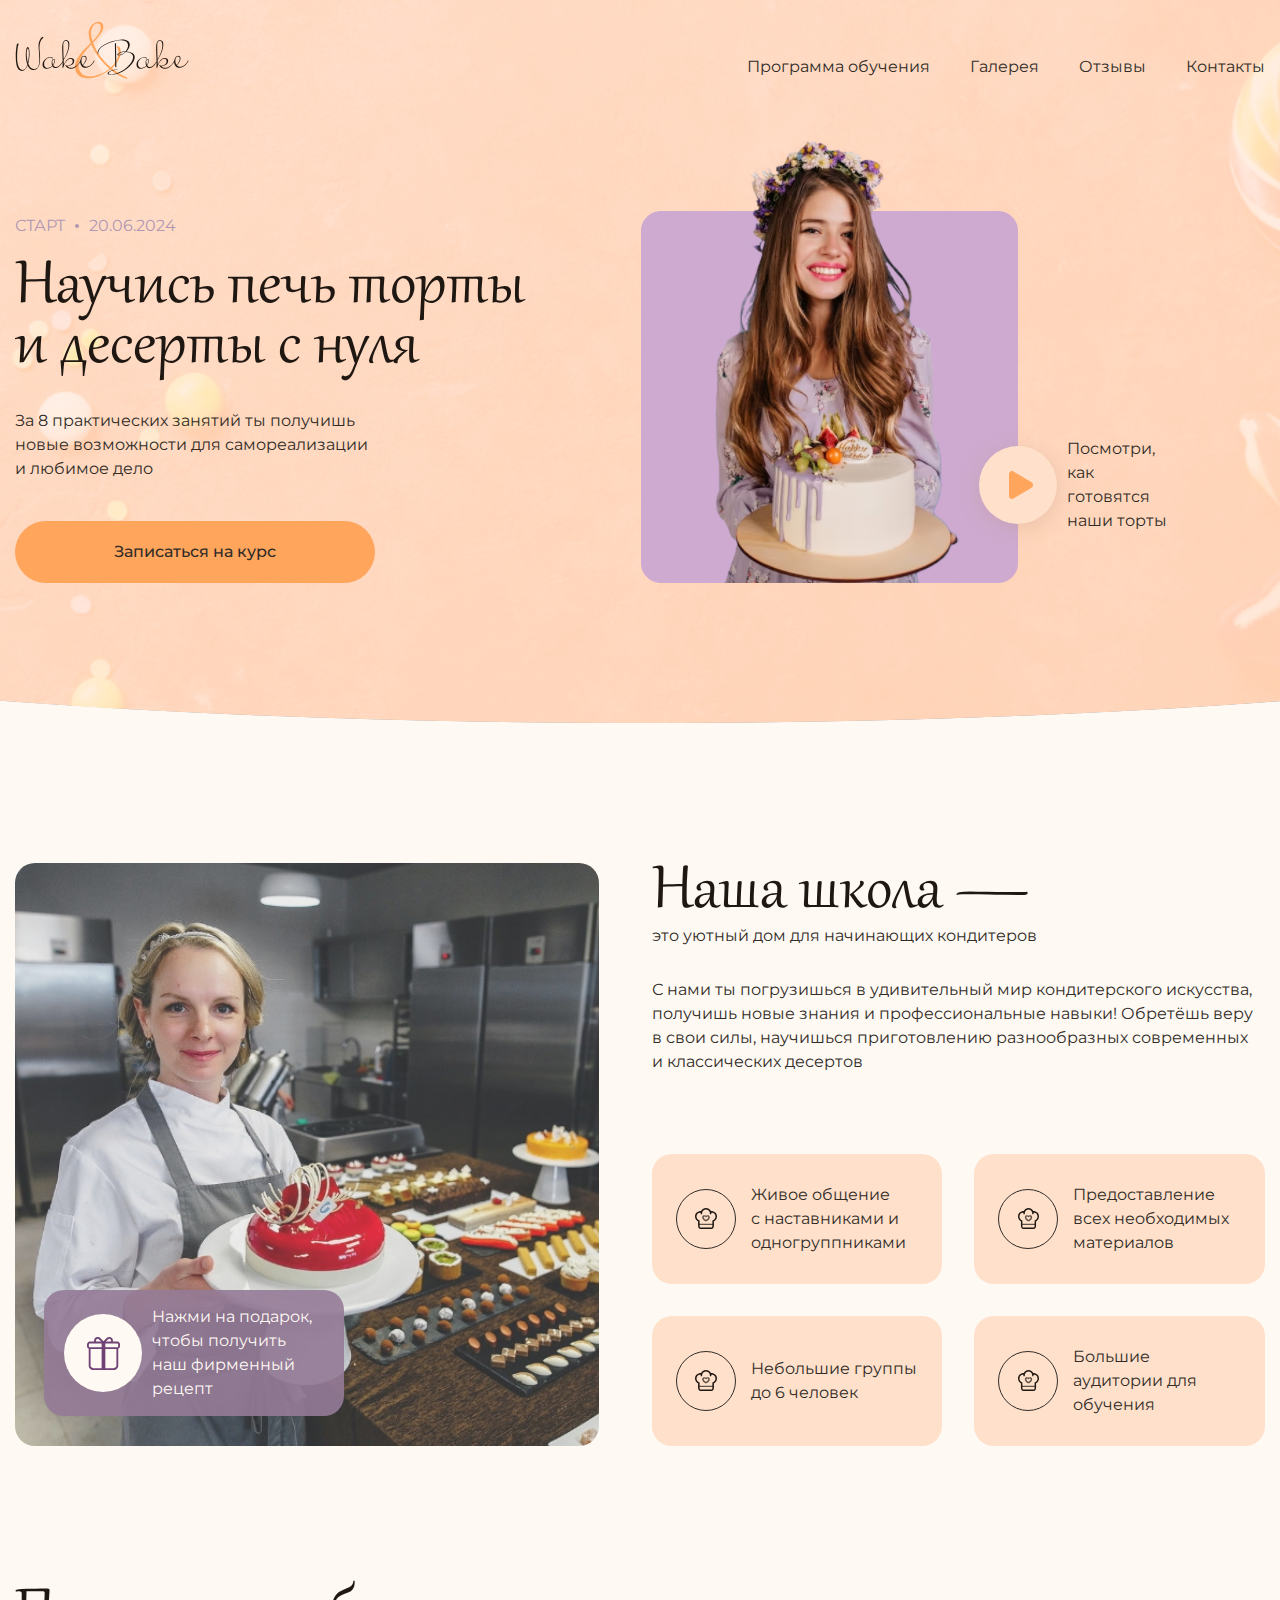
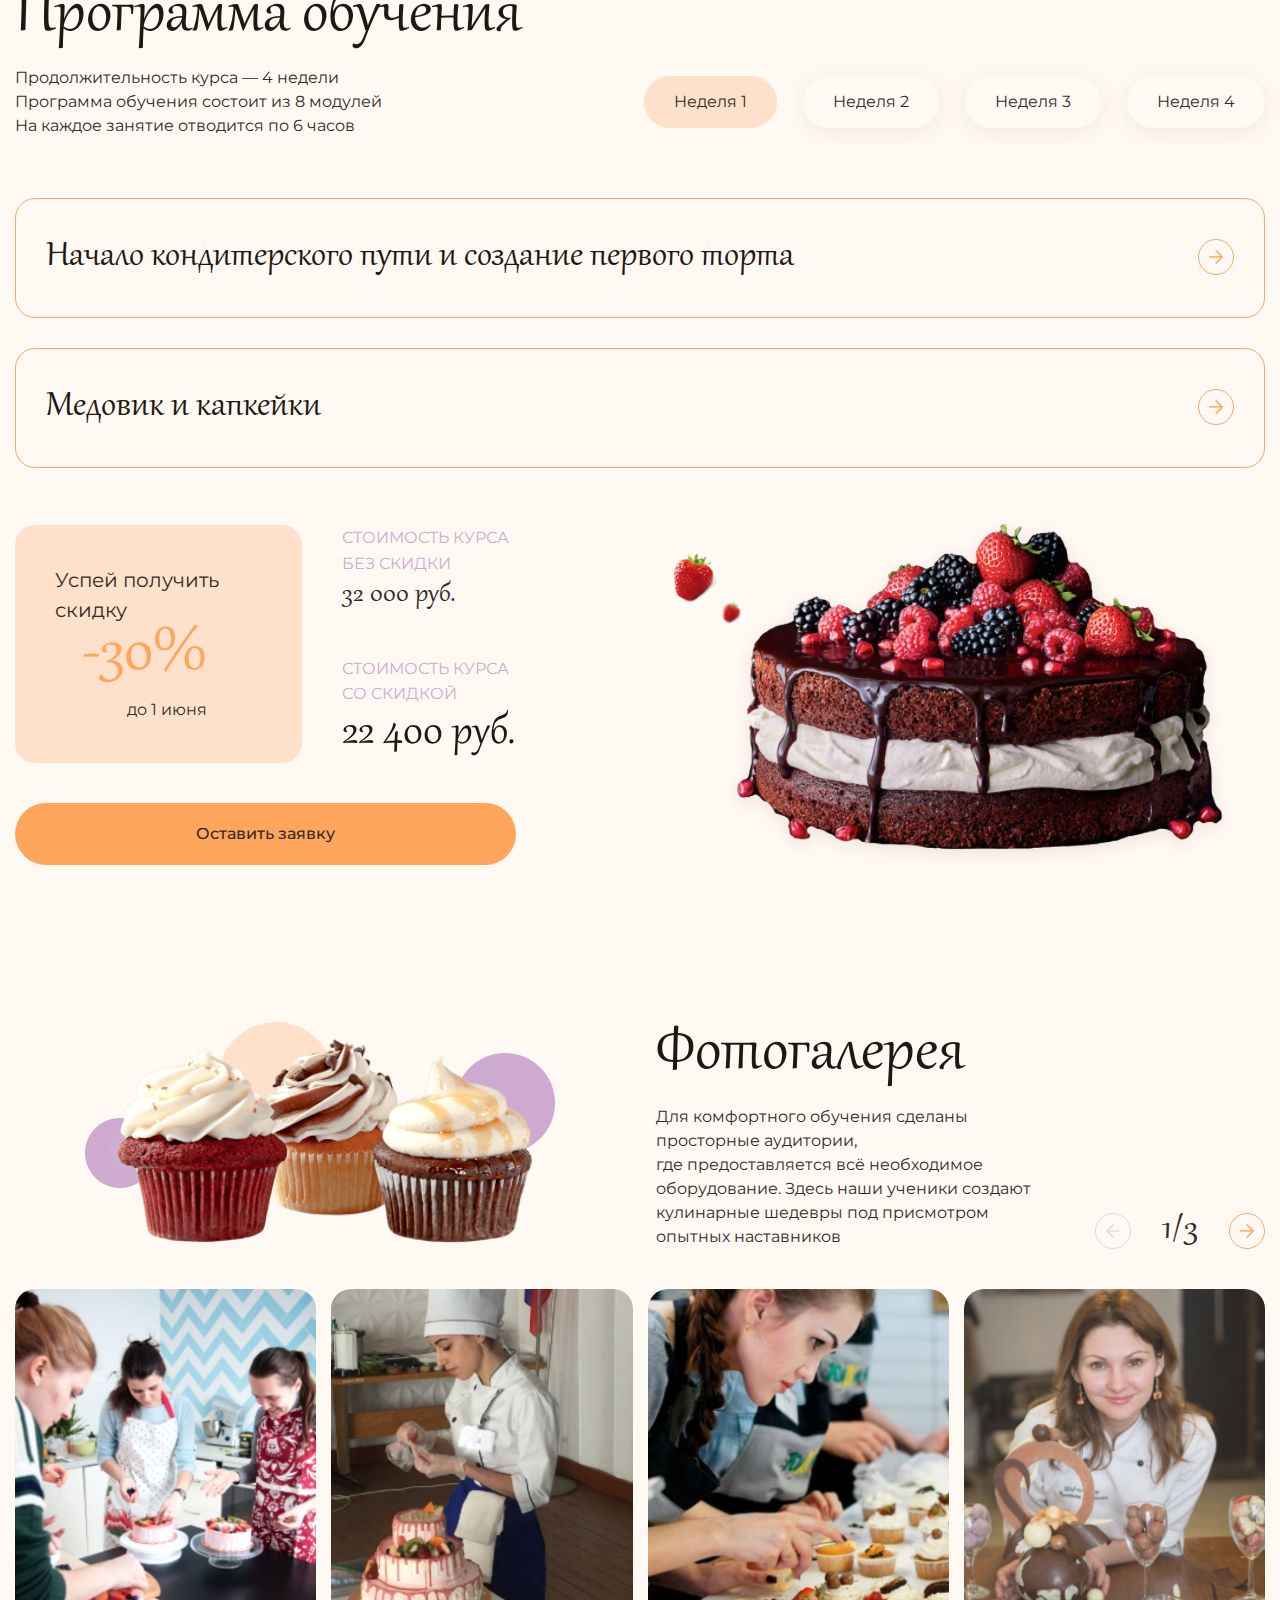
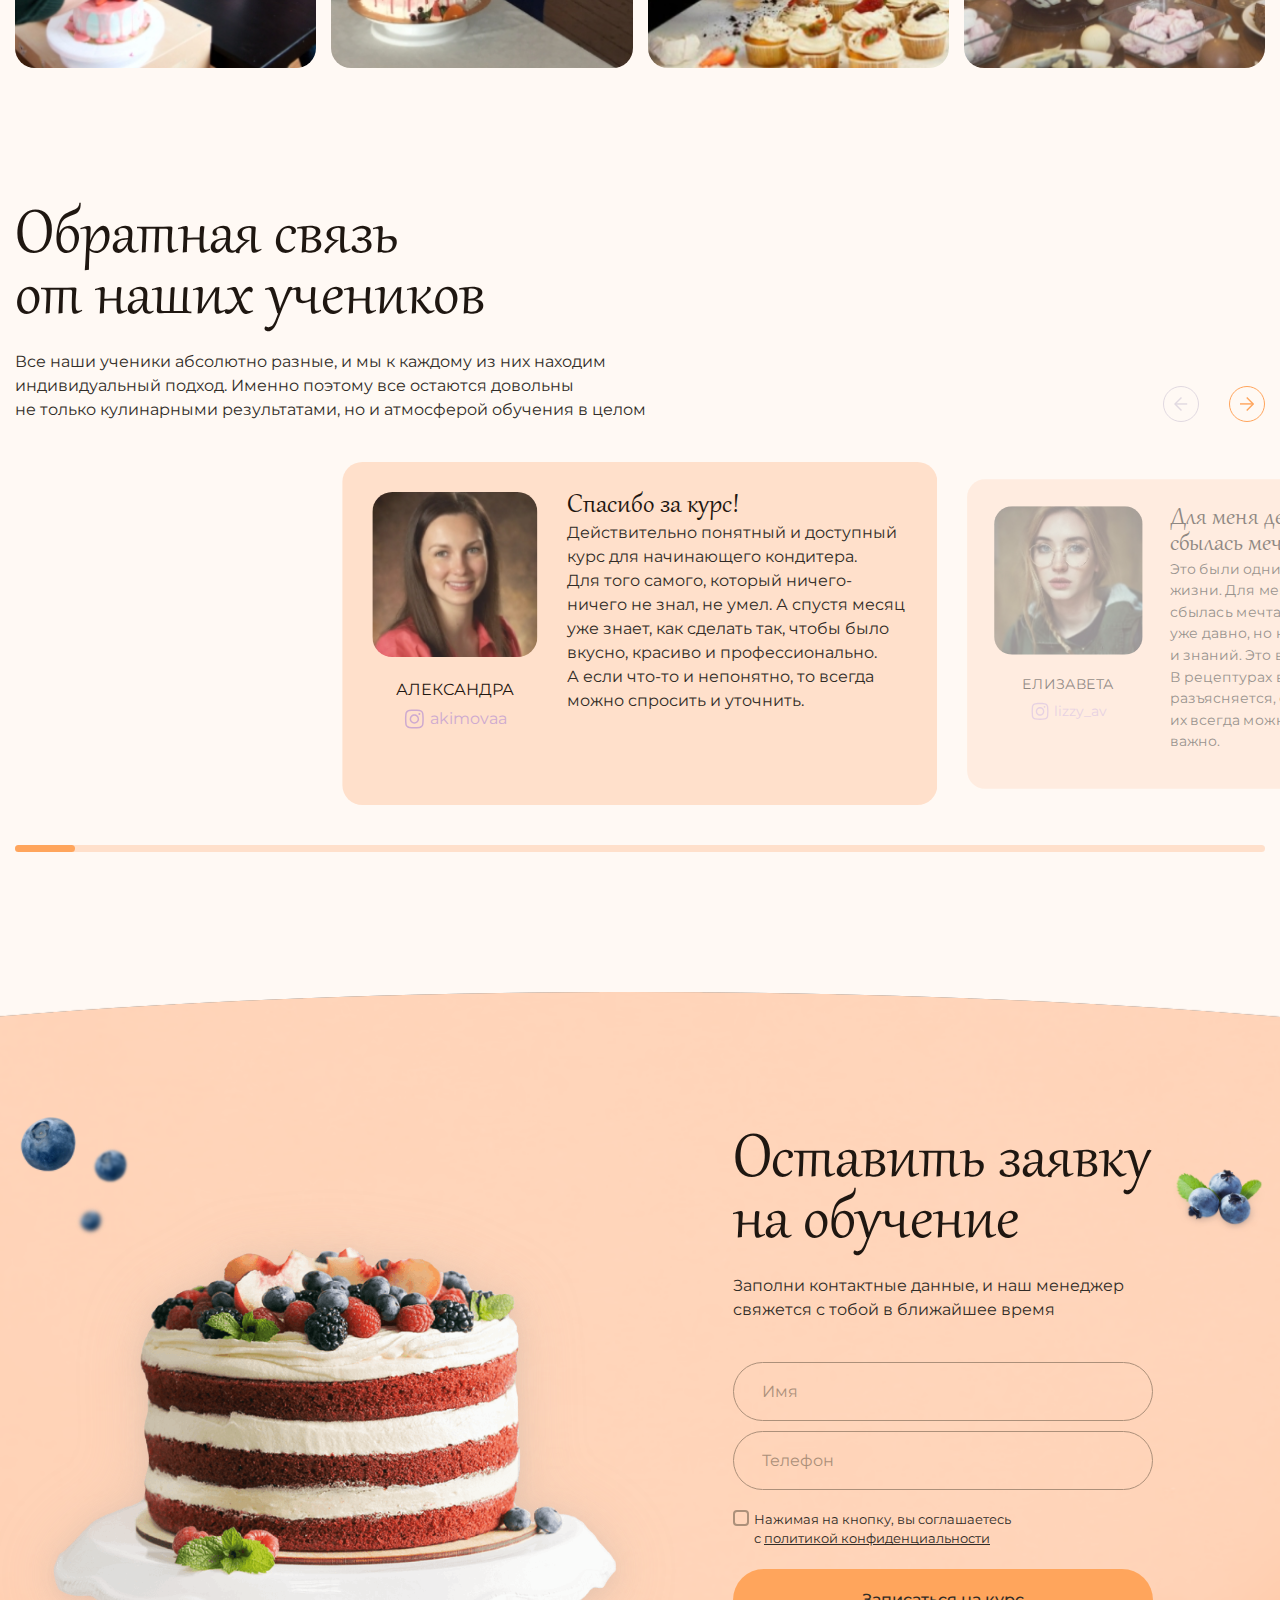
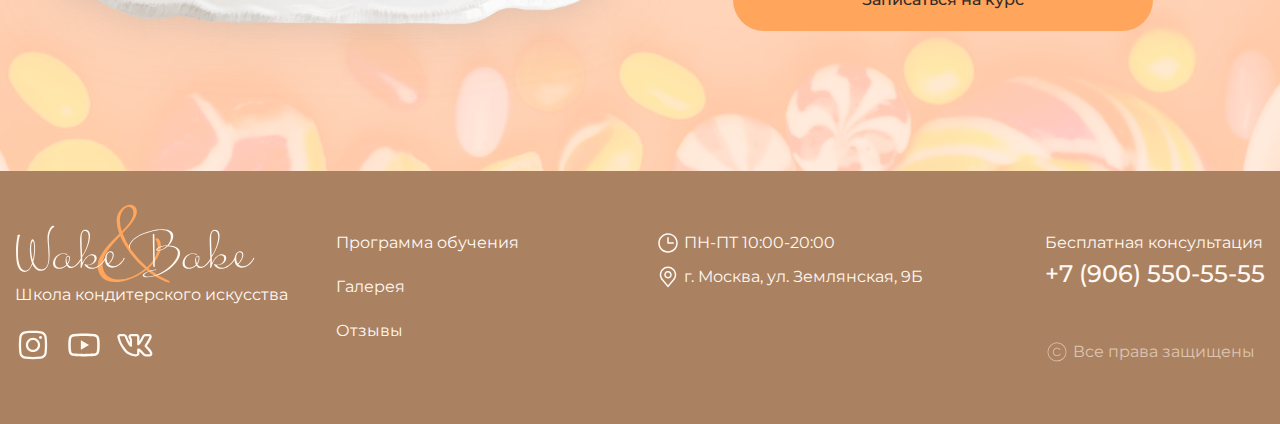
<file: wake-bake/index.html>
<!DOCTYPE html>
<html lang="ru">
  <head>
    <meta charset="UTF-8" />
    <meta name="viewport" content="width=device-width, initial-scale=1.0" />
    <title>Wake & Bake</title>
    <link rel="stylesheet" href="./css/swiper-bundle.min.css" />
    <link rel="stylesheet" href="./css/style.css" />
  </head>

  <body class="body">
    <div class="wrapper">
      <header class="header">
        <div class="header__top">
          <div class="container">
            <div class="header__top-inner">
              <a class="header__logo" href="#">
                <img
                  src="./img/icons/logos/logo-dark.svg"
                  alt="Логотип компании"
                />
              </a>
              <nav class="nav">
                <ul class="nav__list">
                  <li class="nav__item">
                    <a href="#program" class="nav__link"> Программа обучения </a>
                  </li>
                  <li class="nav__item">
                    <a href="#gallery" class="nav__link"> Галерея </a>
                  </li>
                  <li class="nav__item">
                    <a href="#testimonials" class="nav__link"> Отзывы </a>
                  </li>
                  <li class="nav__item">
                    <a href="#contact" class="nav__link"> Контакты </a>
                  </li>
                </ul>
              </nav>
              <a class="burger-icon" href="#">
                <span></span>
              </a>
            </div>
          </div>
        </div>
        <section class="header__hero hero">
          <div class="container">
            <div class="hero__inner">
              <div class="hero__content">
                <div class="hero__info">
                  <span>Старт</span>
                  <span>20.06.2024</span>
                </div>
                <h1 class="hero__title title">
                  Научись печь торты и десерты с нуля
                </h1>
                <p class="hero__text">
                  За 8 практических занятий ты получишь новые возможности
                  для самореализации и любимое дело
                </p>
                <!-- Кнопка видео появляющаяся с шириной экрана менее 800px -->
                <div class="hero__img-control hero__img-control--mobile">
                  <a
                    data-fslightbox
                    href="./video/cake.mp4"
                    class="hero__img-button"
                  >
                    <img src="./img/icons/play.svg" alt="" />
                  </a>
                  Посмотри, как готовятся наши торты
                </div>
                <!-- ============================================= -->
                <a href="#contact" class="hero__button button">Записаться на курс</a>
              </div>
              <div class="hero__img">
                <img
                  src="./img/content/girl.png"
                  alt="Девушка с тортом в руках"
                />
                <div class="hero__img-control">
                  <a
                    data-fslightbox="video"
                    href="./video/cake.mp4"
                    class="hero__img-button"
                  >
                    <img src="./img/icons/play.svg" alt="" />
                  </a>
                  Посмотри, как готовятся наши торты
                </div>
              </div>
            </div>
          </div>
        </section>
      </header>
      <main class="main">
        <section class="main__about about">
          <div class="container">
            <div class="about__inner">
              <div class="about__img">
                <img
                  src="./img/content/girl-2.jpeg"
                  alt="Девушка с тортом в руках"
                />
                <div class="about__img-control">
                  <a href="#" class="about__img-button">
                    <img src="./img/icons/gift.svg" alt="" />
                  </a>
                  Нажми на подарок, чтобы получить наш фирменный рецепт
                </div>
              </div>
              <div class="about__body">
                <div class="about__content">
                  <div class="about__heading">
                    <h2 class="about__title title">Наша школа —</h2>
                    <p class="about__title-text">
                      это уютный дом для начинающих кондитеров
                    </p>
                  </div>
                  <p class="about__text">
                    С нами ты погрузишься в удивительный мир кондитерского
                    искусства, получишь новые знания и профессиональные навыки!
                    Обретёшь веру в свои силы, научишься приготовлению
                    разнообразных современных и классических десертов
                  </p>
                </div>
              </div>
              <ul class="about__grid">
                <li class="about__grid-item">
                  <div class="about__grid-img">
                    <img src="./img/icons/hat-2.svg" alt="" />
                  </div>
                  <p class="about__grid-text">
                    Живое общение с наставниками и одногруппниками
                  </p>
                </li>
                <li class="about__grid-item">
                  <div class="about__grid-img">
                    <img src="./img/icons/hat-2.svg" alt="" />
                  </div>
                  <p class="about__grid-text">
                    Предоставление всех необходимых материалов
                  </p>
                </li>
                <li class="about__grid-item">
                  <div class="about__grid-img">
                    <img src="./img/icons/hat-2.svg" alt="" />
                  </div>
                  <p class="about__grid-text">Небольшие группы до 6 человек</p>
                </li>
                <li class="about__grid-item">
                  <div class="about__grid-img">
                    <img src="./img/icons/hat-2.svg" alt="" />
                  </div>
                  <p class="about__grid-text">Большие аудитории для обучения</p>
                </li>
              </ul>
            </div>
          </div>
        </section>
        <section class="main__program program" id="program">
          <div class="container">
            <h2 class="program__title title">Программа обучения</h2>
            <div class="program__top">
              <p class="program__text">
                Продолжительность курса — 4 недели
                <br />
                Программа обучения состоит из 8 модулей
                <br />
                На каждое занятие отводится по 6 часов
              </p>

              <!-- Tab buttons--------------------------->
              <ul class="tab-controls">
                <li class="tab-controls__item">
                  <a
                    href="#tab1"
                    class="tab-controls__link tab-controls__link--active"
                  >
                    Неделя 1
                  </a>
                </li>
                <li class="tab-controls__item">
                  <a href="#tab2" class="tab-controls__link"> Неделя 2 </a>
                </li>
                <li class="tab-controls__item">
                  <a href="#tab3" class="tab-controls__link"> Неделя 3 </a>
                </li>
                <li class="tab-controls__item">
                  <a href="#tab4" class="tab-controls__link"> Неделя 4 </a>
                </li>
              </ul>
            </div>
            <!-- Accordion------------------------------- -->

            <!-- Tab 1 -->
            <div class="tab-content tab-content--show" id="tab1">
              <ul class="accordion-list">
                <li class="accordion-list__item">
                  <!-- Кнопка аккордиона -->
                  <a class="accordion-list__control" href="#">
                    <h3 class="accordion-list__control-title">
                      Начало кондитерского пути и создание первого торта
                    </h3>
                    <div class="accordion-list__control-icon">
                      <svg
                        width="14.239990"
                        height="13.967773"
                        viewBox="0 0 14.24 13.9678"
                        fill="none"
                        xmlns="http://www.w3.org/2000/svg"
                        xmlns:xlink="http://www.w3.org/1999/xlink"
                      >
                        <desc>Created with Pixso.</desc>
                        <defs />
                        <path
                          id="Vector"
                          d="M6.24 12.96L12.22 6.98L6.24 1L7.25 0L14.24 6.98L7.25 13.96L6.24 12.96Z"
                          fill="#FFA55C"
                          fill-opacity="1.000000"
                          fill-rule="nonzero"
                        />
                        <path
                          id="Vector"
                          d="M12.24 6.2L12.24 7.64L0 7.64L0 6.2L12.24 6.2Z"
                          fill="#FFA55C"
                          fill-opacity="1.000000"
                          fill-rule="nonzero"
                        />
                      </svg>
                    </div>
                  </a>
                  <!-- Контент аккордиона -->
                  <div class="accordion-list__content">
                    <div class="accordion-content">
                      <!-- Первая колонка -->
                      <div class="accordion-content__col">
                        <h6 class="accordion-content__title">Теория:</h6>
                        <ul class="accordion-content__list">
                          <li class="accordion-content__item">
                            <div class="accordion-content__icon">
                              <img src="./img/icons/hat-1.svg" alt="" />
                            </div>
                            Организация рабочего места
                          </li>
                          <li class="accordion-content__item">
                            <div class="accordion-content__icon">
                              <img src="./img/icons/hat-1.svg" alt="" />
                            </div>
                            Организация рабочего места
                          </li>
                          <li class="accordion-content__item">
                            <div class="accordion-content__icon">
                              <img src="./img/icons/hat-1.svg" alt="" />
                            </div>
                            Подготовка необходимого инвентаря
                          </li>
                          <li class="accordion-content__item">
                            <div class="accordion-content__icon">
                              <img src="./img/icons/hat-1.svg" alt="" />
                            </div>
                            Выбор необходимых продуктов
                          </li>
                          <li class="accordion-content__item">
                            <div class="accordion-content__icon">
                              <img src="./img/icons/hat-1.svg" alt="" />
                            </div>
                            Советы по закупке необходимых продуктов и инвентаря
                          </li>
                          <li class="accordion-content__item">
                            <div class="accordion-content__icon">
                              <img src="./img/icons/hat-1.svg" alt="" />
                            </div>
                            Обзор хранения и заготовки сырья
                          </li>
                        </ul>
                      </div>
                      <!-- Вторая колонка -->
                      <div class="accordion-content__col">
                        <h6 class="accordion-content__title">Практика:</h6>
                        <p class="accordion-content__text">
                          Испечёшь морковный торт с солёной карамелью
                        </p>
                      </div>
                    </div>
                  </div>
                </li>
                <li class="accordion-list__item">
                  <!-- Кнопка аккордиона -->
                  <a class="accordion-list__control" href="#">
                    <h3 class="accordion-list__control-title">
                      Медовик и капкейки
                    </h3>
                    <div class="accordion-list__control-icon">
                      <svg
                        width="14.239990"
                        height="13.967773"
                        viewBox="0 0 14.24 13.9678"
                        fill="none"
                        xmlns="http://www.w3.org/2000/svg"
                        xmlns:xlink="http://www.w3.org/1999/xlink"
                      >
                        <desc>Created with Pixso.</desc>
                        <defs />
                        <path
                          id="Vector"
                          d="M6.24 12.96L12.22 6.98L6.24 1L7.25 0L14.24 6.98L7.25 13.96L6.24 12.96Z"
                          fill="#FFA55C"
                          fill-opacity="1.000000"
                          fill-rule="nonzero"
                        />
                        <path
                          id="Vector"
                          d="M12.24 6.2L12.24 7.64L0 7.64L0 6.2L12.24 6.2Z"
                          fill="#FFA55C"
                          fill-opacity="1.000000"
                          fill-rule="nonzero"
                        />
                      </svg>
                    </div>
                  </a>
                  <!-- Контент аккордиона -->
                  <div class="accordion-list__content">
                    <div class="accordion-content">
                      <!-- Первая колонка -->
                      <div class="accordion-content__col">
                        <h6 class="accordion-content__title">Теория:</h6>
                        <ul class="accordion-content__list">
                          <li class="accordion-content__item">
                            <div class="accordion-content__icon">
                              <img src="./img/icons/hat-1.svg" alt="" />
                            </div>
                            Приготовление и украшение капкейков
                          </li>
                          <li class="accordion-content__item">
                            <div class="accordion-content__icon">
                              <img src="./img/icons/hat-1.svg" alt="" />
                            </div>
                            Изготовление крема и конфи
                          </li>
                          <li class="accordion-content__item">
                            <div class="accordion-content__icon">
                              <img src="./img/icons/hat-1.svg" alt="" />
                            </div>
                            Приготовление медовых коржей для торта
                          </li>
                          <li class="accordion-content__item">
                            <div class="accordion-content__icon">
                              <img src="./img/icons/hat-1.svg" alt="" />
                            </div>
                            Пропитка коржей и сборка торта
                          </li>
                        </ul>
                      </div>
                      <!-- Вторая колонка -->
                      <div class="accordion-content__col">
                        <h6 class="accordion-content__title">Практика:</h6>
                        <p class="accordion-content__text">
                          Испечёшь капкейки, приготовишь крем и конфи, а также
                          сделаешь своё первое пирожное — медовик
                        </p>
                      </div>
                    </div>
                  </div>
                </li>
              </ul>
            </div>
            <!-- Tab 2 -->
            <div class="tab-content" id="tab2">
              <ul class="accordion-list">
                <li class="accordion-list__item">
                  <!-- Кнопка аккордиона -->
                  <a class="accordion-list__control" href="#">
                    <h3 class="accordion-list__control-title">
                      Песочное тесто и чизкейк
                    </h3>
                    <div class="accordion-list__control-icon">
                      <svg
                        width="14.239990"
                        height="13.967773"
                        viewBox="0 0 14.24 13.9678"
                        fill="none"
                        xmlns="http://www.w3.org/2000/svg"
                        xmlns:xlink="http://www.w3.org/1999/xlink"
                      >
                        <desc>Created with Pixso.</desc>
                        <defs />
                        <path
                          id="Vector"
                          d="M6.24 12.96L12.22 6.98L6.24 1L7.25 0L14.24 6.98L7.25 13.96L6.24 12.96Z"
                          fill="#FFA55C"
                          fill-opacity="1.000000"
                          fill-rule="nonzero"
                        />
                        <path
                          id="Vector"
                          d="M12.24 6.2L12.24 7.64L0 7.64L0 6.2L12.24 6.2Z"
                          fill="#FFA55C"
                          fill-opacity="1.000000"
                          fill-rule="nonzero"
                        />
                      </svg>
                    </div>
                  </a>
                  <!-- Контент аккордиона -->
                  <div class="accordion-list__content">
                    <div class="accordion-content">
                      <!-- Первая колонка -->
                      <div class="accordion-content__col">
                        <h6 class="accordion-content__title">Теория:</h6>
                        <ul class="accordion-content__list">
                          <li class="accordion-content__item">
                            <div class="accordion-content__icon">
                              <img src="./img/icons/hat-1.svg" alt="" />
                            </div>
                            Приготовление песочного теста
                          </li>
                          <li class="accordion-content__item">
                            <div class="accordion-content__icon">
                              <img src="./img/icons/hat-1.svg" alt="" />
                            </div>
                            Тонкости в приготовлении меренги
                          </li>
                          <li class="accordion-content__item">
                            <div class="accordion-content__icon">
                              <img src="./img/icons/hat-1.svg" alt="" />
                            </div>
                            Изготовление заварного крема
                          </li>
                          <li class="accordion-content__item">
                            <div class="accordion-content__icon">
                              <img src="./img/icons/hat-1.svg" alt="" />
                            </div>
                            Выпечка тарталеток
                          </li>
                          <li class="accordion-content__item">
                            <div class="accordion-content__icon">
                              <img src="./img/icons/hat-1.svg" alt="" />
                            </div>
                            Приготовление нежного чизкейка
                          </li>
                        </ul>
                      </div>
                      <!-- Вторая колонка -->
                      <div class="accordion-content__col">
                        <h6 class="accordion-content__title">Практика:</h6>
                        <p class="accordion-content__text">
                          Приготовишь меренги, сделаешь заварной крем
                          для тарталеток и испечёшь свой первый чизкейк
                        </p>
                      </div>
                    </div>
                  </div>
                </li>
                <li class="accordion-list__item">
                  <!-- Кнопка аккордиона -->
                  <a class="accordion-list__control" href="#">
                    <h3 class="accordion-list__control-title">Бисквиты</h3>
                    <div class="accordion-list__control-icon">
                      <svg
                        width="14.239990"
                        height="13.967773"
                        viewBox="0 0 14.24 13.9678"
                        fill="none"
                        xmlns="http://www.w3.org/2000/svg"
                        xmlns:xlink="http://www.w3.org/1999/xlink"
                      >
                        <desc>Created with Pixso.</desc>
                        <defs />
                        <path
                          id="Vector"
                          d="M6.24 12.96L12.22 6.98L6.24 1L7.25 0L14.24 6.98L7.25 13.96L6.24 12.96Z"
                          fill="#FFA55C"
                          fill-opacity="1.000000"
                          fill-rule="nonzero"
                        />
                        <path
                          id="Vector"
                          d="M12.24 6.2L12.24 7.64L0 7.64L0 6.2L12.24 6.2Z"
                          fill="#FFA55C"
                          fill-opacity="1.000000"
                          fill-rule="nonzero"
                        />
                      </svg>
                    </div>
                  </a>
                  <!-- Контент аккордиона -->
                  <div class="accordion-list__content">
                    <div class="accordion-content">
                      <!-- Первая колонка -->
                      <div class="accordion-content__col">
                        <h6 class="accordion-content__title">Теория:</h6>
                        <ul class="accordion-content__list">
                          <li class="accordion-content__item">
                            <div class="accordion-content__icon">
                              <img src="./img/icons/hat-1.svg" alt="" />
                            </div>
                            Тонкости выпечки бисквитов
                          </li>
                          <li class="accordion-content__item">
                            <div class="accordion-content__icon">
                              <img src="./img/icons/hat-1.svg" alt="" />
                            </div>
                            Приготовление ванильного бисквита
                          </li>
                          <li class="accordion-content__item">
                            <div class="accordion-content__icon">
                              <img src="./img/icons/hat-1.svg" alt="" />
                            </div>
                            Приготовление фисташкового бисквита
                          </li>
                          <li class="accordion-content__item">
                            <div class="accordion-content__icon">
                              <img src="./img/icons/hat-1.svg" alt="" />
                            </div>
                            Приготовление шоколадного бисквита
                          </li>
                        </ul>
                      </div>
                      <!-- Вторая колонка -->
                      <div class="accordion-content__col">
                        <h6 class="accordion-content__title">Практика:</h6>
                        <p class="accordion-content__text">
                          Испечёшь морковный торт с солёной карамелью
                        </p>
                      </div>
                    </div>
                  </div>
                </li>
              </ul>
            </div>
            <!-- Tab 3 -->
            <div class="tab-content" id="tab3">
              <ul class="accordion-list">
                <li class="accordion-list__item">
                  <!-- Кнопка аккордиона -->
                  <a class="accordion-list__control" href="#">
                    <h3 class="accordion-list__control-title">
                      Дрожжевое тесто
                    </h3>
                    <div class="accordion-list__control-icon">
                      <svg
                        width="14.239990"
                        height="13.967773"
                        viewBox="0 0 14.24 13.9678"
                        fill="none"
                        xmlns="http://www.w3.org/2000/svg"
                        xmlns:xlink="http://www.w3.org/1999/xlink"
                      >
                        <desc>Created with Pixso.</desc>
                        <defs />
                        <path
                          id="Vector"
                          d="M6.24 12.96L12.22 6.98L6.24 1L7.25 0L14.24 6.98L7.25 13.96L6.24 12.96Z"
                          fill="#FFA55C"
                          fill-opacity="1.000000"
                          fill-rule="nonzero"
                        />
                        <path
                          id="Vector"
                          d="M12.24 6.2L12.24 7.64L0 7.64L0 6.2L12.24 6.2Z"
                          fill="#FFA55C"
                          fill-opacity="1.000000"
                          fill-rule="nonzero"
                        />
                      </svg>
                    </div>
                  </a>
                  <!-- Контент аккордиона -->
                  <div class="accordion-list__content">
                    <div class="accordion-content">
                      <!-- Первая колонка -->
                      <div class="accordion-content__col">
                        <h6 class="accordion-content__title">Теория:</h6>
                        <ul class="accordion-content__list">
                          <li class="accordion-content__item">
                            <div class="accordion-content__icon">
                              <img src="./img/icons/hat-1.svg" alt="" />
                            </div>
                            Технология приготовления дрожжевого теста: тонкости
                            и советы
                          </li>
                          <li class="accordion-content__item">
                            <div class="accordion-content__icon">
                              <img src="./img/icons/hat-1.svg" alt="" />
                            </div>
                            Приготовление песочного теста
                          </li>
                          <li class="accordion-content__item">
                            <div class="accordion-content__icon">
                              <img src="./img/icons/hat-1.svg" alt="" />
                            </div>
                            Рецептурные нюансы
                          </li>
                        </ul>
                      </div>
                      <!-- Вторая колонка -->
                      <div class="accordion-content__col">
                        <h6 class="accordion-content__title">Практика:</h6>
                        <p class="accordion-content__text">
                          Приготовишь заготовку для торта
                        </p>
                      </div>
                    </div>
                  </div>
                </li>
                <li class="accordion-list__item">
                  <!-- Кнопка аккордиона -->
                  <a class="accordion-list__control" href="#">
                    <h3 class="accordion-list__control-title">
                      Работа с кремами
                    </h3>
                    <div class="accordion-list__control-icon">
                      <svg
                        width="14.239990"
                        height="13.967773"
                        viewBox="0 0 14.24 13.9678"
                        fill="none"
                        xmlns="http://www.w3.org/2000/svg"
                        xmlns:xlink="http://www.w3.org/1999/xlink"
                      >
                        <desc>Created with Pixso.</desc>
                        <defs />
                        <path
                          id="Vector"
                          d="M6.24 12.96L12.22 6.98L6.24 1L7.25 0L14.24 6.98L7.25 13.96L6.24 12.96Z"
                          fill="#FFA55C"
                          fill-opacity="1.000000"
                          fill-rule="nonzero"
                        />
                        <path
                          id="Vector"
                          d="M12.24 6.2L12.24 7.64L0 7.64L0 6.2L12.24 6.2Z"
                          fill="#FFA55C"
                          fill-opacity="1.000000"
                          fill-rule="nonzero"
                        />
                      </svg>
                    </div>
                  </a>
                  <!-- Контент аккордиона -->
                  <div class="accordion-list__content">
                    <div class="accordion-content">
                      <!-- Первая колонка -->
                      <div class="accordion-content__col">
                        <h6 class="accordion-content__title">Теория:</h6>
                        <ul class="accordion-content__list">
                          <li class="accordion-content__item">
                            <div class="accordion-content__icon">
                              <img src="./img/icons/hat-1.svg" alt="" />
                            </div>
                            Приготовление кремов: ганаши, кремю
                          </li>
                          <li class="accordion-content__item">
                            <div class="accordion-content__icon">
                              <img src="./img/icons/hat-1.svg" alt="" />
                            </div>
                            Создание заварного теста
                          </li>
                          <li class="accordion-content__item">
                            <div class="accordion-content__icon">
                              <img src="./img/icons/hat-1.svg" alt="" />
                            </div>
                            Приготовление профитролей и нескольких видов кремов
                          </li>
                        </ul>
                      </div>
                      <!-- Вторая колонка -->
                      <div class="accordion-content__col">
                        <h6 class="accordion-content__title">Практика:</h6>
                        <p class="accordion-content__text">
                          Приготовишь профитроли и несколько видов кремов
                        </p>
                      </div>
                    </div>
                  </div>
                </li>
              </ul>
            </div>
            <!-- Tab 4 -->
            <div class="tab-content" id="tab4">
              <ul class="accordion-list">
                <li class="accordion-list__item">
                  <!-- Кнопка аккордиона -->
                  <a class="accordion-list__control" href="#">
                    <h3 class="accordion-list__control-title">
                      Mille-feuille, или Наполеон
                    </h3>
                    <div class="accordion-list__control-icon">
                      <svg
                        width="14.239990"
                        height="13.967773"
                        viewBox="0 0 14.24 13.9678"
                        fill="none"
                        xmlns="http://www.w3.org/2000/svg"
                        xmlns:xlink="http://www.w3.org/1999/xlink"
                      >
                        <desc>Created with Pixso.</desc>
                        <defs />
                        <path
                          id="Vector"
                          d="M6.24 12.96L12.22 6.98L6.24 1L7.25 0L14.24 6.98L7.25 13.96L6.24 12.96Z"
                          fill="#FFA55C"
                          fill-opacity="1.000000"
                          fill-rule="nonzero"
                        />
                        <path
                          id="Vector"
                          d="M12.24 6.2L12.24 7.64L0 7.64L0 6.2L12.24 6.2Z"
                          fill="#FFA55C"
                          fill-opacity="1.000000"
                          fill-rule="nonzero"
                        />
                      </svg>
                    </div>
                  </a>
                  <!-- Контент аккордиона -->
                  <div class="accordion-list__content">
                    <div class="accordion-content">
                      <!-- Первая колонка -->
                      <div class="accordion-content__col">
                        <h6 class="accordion-content__title">Теория:</h6>
                        <ul class="accordion-content__list">
                          <li class="accordion-content__item">
                            <div class="accordion-content__icon">
                              <img src="./img/icons/hat-1.svg" alt="" />
                            </div>
                            Приготовление слоёного теста
                          </li>
                          <li class="accordion-content__item">
                            <div class="accordion-content__icon">
                              <img src="./img/icons/hat-1.svg" alt="" />
                            </div>
                            Рецептура и создание крема дипломат
                          </li>
                          <li class="accordion-content__item">
                            <div class="accordion-content__icon">
                              <img src="./img/icons/hat-1.svg" alt="" />
                            </div>
                            Приготовление французского морковного десерта
                          </li>
                        </ul>
                      </div>
                      <!-- Вторая колонка -->
                      <div class="accordion-content__col">
                        <h6 class="accordion-content__title">Практика:</h6>
                        <p class="accordion-content__text">
                          Испечёте торт «Наполеон» и приготовите необычный
                          морковный десерт
                        </p>
                      </div>
                    </div>
                  </div>
                </li>
                <li class="accordion-list__item">
                  <!-- Кнопка аккордиона -->
                  <a class="accordion-list__control" href="#">
                    <h3 class="accordion-list__control-title">
                      Завершение курса
                    </h3>
                    <div class="accordion-list__control-icon">
                      <svg
                        width="14.239990"
                        height="13.967773"
                        viewBox="0 0 14.24 13.9678"
                        fill="none"
                        xmlns="http://www.w3.org/2000/svg"
                        xmlns:xlink="http://www.w3.org/1999/xlink"
                      >
                        <desc>Created with Pixso.</desc>
                        <defs />
                        <path
                          id="Vector"
                          d="M6.24 12.96L12.22 6.98L6.24 1L7.25 0L14.24 6.98L7.25 13.96L6.24 12.96Z"
                          fill="#FFA55C"
                          fill-opacity="1.000000"
                          fill-rule="nonzero"
                        />
                        <path
                          id="Vector"
                          d="M12.24 6.2L12.24 7.64L0 7.64L0 6.2L12.24 6.2Z"
                          fill="#FFA55C"
                          fill-opacity="1.000000"
                          fill-rule="nonzero"
                        />
                      </svg>
                    </div>
                  </a>
                  <!-- Контент аккордиона -->
                  <div class="accordion-list__content">
                    <div class="accordion-content">
                      <!-- Первая колонка -->
                      <div class="accordion-content__col">
                        <h6 class="accordion-content__title">Теория:</h6>
                        <ul class="accordion-content__list">
                          <li class="accordion-content__item">
                            <div class="accordion-content__icon">
                              <img src="./img/icons/hat-1.svg" alt="" />
                            </div>
                            Работа кондитера на заказ
                          </li>
                          <li class="accordion-content__item">
                            <div class="accordion-content__icon">
                              <img src="./img/icons/hat-1.svg" alt="" />
                            </div>
                            Применение знаний о технологии выпечки к другим
                            рецептам
                          </li>
                          <li class="accordion-content__item">
                            <div class="accordion-content__icon">
                              <img src="./img/icons/hat-1.svg" alt="" />
                            </div>
                            Разработка собственных рецептов
                          </li>
                        </ul>
                      </div>
                      <!-- Вторая колонка -->
                      <div class="accordion-content__col">
                        <h6 class="accordion-content__title">Практика:</h6>
                        <p class="accordion-content__text">
                          Самостоятельно, без наставника испечёте торт
                          на ваш выбор
                        </p>
                      </div>
                    </div>
                  </div>
                </li>
              </ul>
            </div>
            <!-- The end of the accordion -->
            <div class="program__botom">
              <div class="program__action">
                <div class="program__discount">
                  Успей получить скидку
                  <div class="program__discount-value">-30%</div>
                  <span>до 1 июня</span>
                </div>
                <div class="program__price">
                  <div class="program__price-text">
                    Стоимость курса без скидки
                  </div>
                  <div class="program__price-value">32 000 руб.</div>
                </div>
                <div class="program__price">
                  <div class="program__price-text">
                    Стоимость курса со скидкой
                  </div>
                  <div class="program__price-value program__price-value--big">
                    22 400 руб.
                  </div>
                </div>
                <a href="#contact" class="program__button button">Оставить заявку</a>
              </div>
              <div class="program__img">
                <img src="./img/decor/cake.png" alt="" />
              </div>
            </div>
          </div>
        </section>
        <section class="main__gallery gallery" id="gallery">
          <div class="container">
            <div class="gallery__inner">
              <div class="gallery__img">
                <img src="./img/decor/cupcakes-2.png" alt="" />
              </div>
              <div class="gallery__content">
                <div class="gallery__info">
                  <h2 class="gallery__title title">Фотогалерея</h2>
                  <p class="gallery__text">
                    Для комфортного обучения сделаны просторные аудитории,
                    где предоставляется всё необходимое оборудование. Здесь наши
                    ученики создают кулинарные шедевры под присмотром опытных
                    наставников
                  </p>
                </div>
                <!--Кнопки слайдера-----------------------------  -->
                <div class="gallery__nav">
                  <button class="gallery__prev" type="button">
                    <svg
                      width="13.240234"
                      height="13.967773"
                      viewBox="0 0 13.2402 13.9678"
                      fill="none"
                      xmlns="http://www.w3.org/2000/svg"
                      xmlns:xlink="http://www.w3.org/1999/xlink"
                    >
                      <desc>Created with Pixso.</desc>
                      <defs />
                      <path
                        id="Vector"
                        d="M7.99 1L2.01 6.98L7.99 12.96L6.98 13.96L0 6.98L6.98 0L7.99 1Z"
                        fill="#FFA55C"
                        fill-opacity="1.000000"
                        fill-rule="nonzero"
                      />
                      <path
                        id="Vector"
                        d="M1 7.7L1 6.26L13.24 6.26L13.24 7.7L1 7.7Z"
                        fill="#FFA55C"
                        fill-opacity="1.000000"
                        fill-rule="nonzero"
                      />
                    </svg>
                  </button>
                  <div class="gallery__pagination"></div>
                  <button class="gallery__next" type="button">
                    <svg
                      width="14.239990"
                      height="13.967773"
                      viewBox="0 0 14.24 13.9678"
                      fill="none"
                      xmlns="http://www.w3.org/2000/svg"
                      xmlns:xlink="http://www.w3.org/1999/xlink"
                    >
                      <desc>Created with Pixso.</desc>
                      <defs />
                      <path
                        id="Vector"
                        d="M6.24 12.96L12.22 6.98L6.24 1L7.25 0L14.24 6.98L7.25 13.96L6.24 12.96Z"
                        fill="#FFA55C"
                        fill-opacity="1.000000"
                        fill-rule="nonzero"
                      />
                      <path
                        id="Vector"
                        d="M12.24 6.2L12.24 7.64L0 7.64L0 6.2L12.24 6.2Z"
                        fill="#FFA55C"
                        fill-opacity="1.000000"
                        fill-rule="nonzero"
                      />
                    </svg>
                  </button>
                </div>
              </div>
            </div>
            <!-- Slider main container -->
            <div class="gallery__slider swiper">
              <!-- Additional required wrapper -->
              <div class="gallery__wrapper swiper-wrapper">
                <!-- Slides -->
                <a
                  data-fslightbox="gallery"
                  href="./img/content/gallery/1.jpeg"
                  class="gallery__slide swiper-slide"
                >
                  <img src="./img/content/gallery/1.jpeg" alt="" />
                </a>
                <a
                  data-fslightbox="gallery"
                  href="./img/content/gallery/2.jpeg"
                  class="gallery__slide swiper-slide"
                >
                  <img src="./img/content/gallery/2.jpeg" alt="" />
                </a>
                <a
                  data-fslightbox="gallery"
                  href="./img/content/gallery/3.jpeg"
                  class="gallery__slide swiper-slide"
                >
                  <img src="./img/content/gallery/3.jpeg" alt="" />
                </a>
                <a
                  data-fslightbox="gallery"
                  href="./img/content/gallery/4.jpeg"
                  class="gallery__slide swiper-slide"
                >
                  <img src="./img/content/gallery/4.jpeg" alt="" />
                </a>
                <a
                  data-fslightbox="gallery"
                  href="./img/content/gallery/3.jpeg"
                  class="gallery__slide swiper-slide"
                >
                  <img src="./img/content/gallery/3.jpeg" alt="" />
                </a>
                <a
                  data-fslightbox="gallery"
                  href="./img/content/gallery/2.jpeg"
                  class="gallery__slide swiper-slide"
                >
                  <img src="./img/content/gallery/2.jpeg" alt="" />
                </a>
              </div>
            </div>
          </div>
        </section>
        <section class="main__testimonials testimonials" id="testimonials">
          <div class="container">
            <div class="testimonials__inner">
              <div class="testimonials__info">
                <h2 class="testimonials__title title">
                  Обратная связь от наших учеников
                </h2>
                <p class="testimonials__text">
                  Все наши ученики абсолютно разные, и мы к каждому
                  из них находим индивидуальный подход. Именно поэтому
                  все остаются довольны не только кулинарными результатами,
                  но и атмосферой обучения в целом
                </p>
              </div>
              <!--Кнопки слайдера-----------------------------  -->
              <div class="testimonials__nav">
                <button class="testimonials__prev" type="button">
                  <svg
                    width="13.240234"
                    height="13.967773"
                    viewBox="0 0 13.2402 13.9678"
                    fill="none"
                    xmlns="http://www.w3.org/2000/svg"
                    xmlns:xlink="http://www.w3.org/1999/xlink"
                  >
                    <desc>Created with Pixso.</desc>
                    <defs />
                    <path
                      id="Vector"
                      d="M7.99 1L2.01 6.98L7.99 12.96L6.98 13.96L0 6.98L6.98 0L7.99 1Z"
                      fill="#FFA55C"
                      fill-opacity="1.000000"
                      fill-rule="nonzero"
                    />
                    <path
                      id="Vector"
                      d="M1 7.7L1 6.26L13.24 6.26L13.24 7.7L1 7.7Z"
                      fill="#FFA55C"
                      fill-opacity="1.000000"
                      fill-rule="nonzero"
                    />
                  </svg>
                </button>
                <button class="testimonials__next" type="button">
                  <svg
                    width="14.239990"
                    height="13.967773"
                    viewBox="0 0 14.24 13.9678"
                    fill="none"
                    xmlns="http://www.w3.org/2000/svg"
                    xmlns:xlink="http://www.w3.org/1999/xlink"
                  >
                    <desc>Created with Pixso.</desc>
                    <defs />
                    <path
                      id="Vector"
                      d="M6.24 12.96L12.22 6.98L6.24 1L7.25 0L14.24 6.98L7.25 13.96L6.24 12.96Z"
                      fill="#FFA55C"
                      fill-opacity="1.000000"
                      fill-rule="nonzero"
                    />
                    <path
                      id="Vector"
                      d="M12.24 6.2L12.24 7.64L0 7.64L0 6.2L12.24 6.2Z"
                      fill="#FFA55C"
                      fill-opacity="1.000000"
                      fill-rule="nonzero"
                    />
                  </svg>
                </button>
              </div>
            </div>
            <!-- Слайдер отзывов------------------------- -->
            <div class="testimonials__slider swiper">
              <div class="testimonials__wrapper swiper-wrapper">
                <div class="testimonials__slide swiper-slide">
                  <div class="testimonials__student">
                    <div class="testimonials__student-img">
                      <img src="./img/content/testimonials/2.jpeg" alt="" />
                    </div>
                    <div class="testimonials__student-name">Александра</div>
                    <div class="testimonials__student-inst">
                      <img src="./img/icons/socials/inst-2.svg" alt="" />
                      akimovaa
                    </div>
                  </div>
                  <blockquote class="testimonials__quote">
                    <span>Спасибо за курс! </span>
                    Действительно понятный и доступный курс для начинающего
                    кондитера. Для того самого, который ничего-ничего не знал,
                    не умел. А спустя месяц уже знает, как сделать так,
                    чтобы было вкусно, красиво и профессионально. А если что-то
                    и непонятно, то всегда можно спросить и уточнить.
                  </blockquote>
                </div>

                <div class="testimonials__slide swiper-slide">
                  <div class="testimonials__student">
                    <div class="testimonials__student-img">
                      <img src="./img/content/testimonials/3.jpeg" alt="" />
                    </div>
                    <div class="testimonials__student-name">Елизавета</div>
                    <div class="testimonials__student-inst">
                      <img src="./img/icons/socials/inst-2.svg" alt="" />
                      lizzy_av
                    </div>
                  </div>
                  <blockquote class="testimonials__quote">
                    <span>Для меня действительно сбылась мечта!</span>
                    Это были одни из лучших месяцев моей жизни. Для меня
                    действительно сбылась мечта, к которой я шла уже давно,
                    но не хватало опыта и знаний. Это все дала мне ваша школа.
                    В рецептурах все довольно понятно разъясняется, если есть
                    вопросы, их всегда можно задать, что не мало важно.
                  </blockquote>
                </div>

                <div class="testimonials__slide swiper-slide">
                  <div class="testimonials__student">
                    <div class="testimonials__student-img">
                      <img src="./img/content/testimonials/1.jpeg" alt="" />
                    </div>
                    <div class="testimonials__student-name">Игорь</div>
                    <div class="testimonials__student-inst">
                      <img src="./img/icons/socials/inst-2.svg" alt="" />
                      igor_sverlovskii
                    </div>
                  </div>
                  <blockquote class="testimonials__quote">
                    <span>Здесь я узнал много чего нового!</span>
                    Спасибо большое Wake & Bake за такой курс! Здесь я узнал
                    много чего нового для меня! Курс очень хороший, захватывает
                    самые актуальные темы для кондитера! Мне понравилось
                    что всегда была поддержка не только со стороны куратора
                    но и таких же учеников-кондитеров как и я. Мне прям аж будет
                    не хватать всего этого.
                  </blockquote>
                </div>

                <div class="testimonials__slide swiper-slide">
                  <div class="testimonials__student">
                    <div class="testimonials__student-img">
                      <img src="./img/content/testimonials/2.jpeg" alt="" />
                    </div>
                    <div class="testimonials__student-name">Елизавета</div>
                    <div class="testimonials__student-inst">
                      <img src="./img/icons/socials/inst-2.svg" alt="" />
                      lizzy_av
                    </div>
                  </div>
                  <blockquote class="testimonials__quote">
                    <span>Для меня действительно сбылась мечта!</span>
                    Это были одни из лучших месяцев моей жизни. Для меня
                    действительно сбылась мечта, к которой я шла уже давно,
                    но не хватало опыта и знаний. Это все дала мне ваша школа.
                    В рецептурах все довольно понятно разъясняется, если есть
                    вопросы, их всегда можно задать, что не мало важно.
                  </blockquote>
                </div>
              </div>

              <div class="testimonials__scrollbar swiper-scrollbar"></div>
            </div>
          </div>
        </section>
        <section class="contact" id="contact">
          <div class="container">
            <div class="contact__inner">
              <div class="contact__img">
                <img src="./img/decor/cake-2.png" alt="" />
              </div>
              <div class="contact__body">
                <h2 class="contact__title title">
                  Оставить заявку на обучение
                </h2>
                <p class="contact__text">
                  Заполни контактные данные, и наш менеджер свяжется с тобой в
                  ближайшее время
                </p>
                <form class="contact__form">
                  <label class="contact__label field">
                    <input class="field__input" type="text" placeholder="Имя" />
                    <span>Введите имя</span>
                  </label>

                  <input
                    class="contact__input"
                    type="tel"
                    placeholder="Телефон"
                  />

                  <label class="contact__check-label">
                    <input type="checkbox" class="contact__checkbox" />
                    <span>
                      Нажимая на кнопку, вы соглашаетесь <br> с
                      <a target="_blank" href="#">политикой конфиденциальности</a>
                    </span>
                  </label>

                  <button class="button" type="submit">
                    Записаться на курс
                  </button>
                </form>
              </div>
            </div>
          </div>
        </section>
      </main>
      <footer class="footer">
        <div class="container">
          <div class="footer__inner">
            <div class="footer__col">
              <a href="#" class="footer__logo">
                <img
                  src="./img/icons/logos/logo-light.svg"
                  alt="Логотип компании"
                />
              </a>
              <p class="footer__logo-text">Школа кондитерского искусства</p>
              <address class="socials">
                <ul class="socials__list">
                  <li class="socials__item">
                    <a href="#" class="socials__link">
                      <svg
                        width="36.000000"
                        height="36.000000"
                        viewBox="0 0 36 36"
                        fill="none"
                        xmlns="http://www.w3.org/2000/svg"
                        xmlns:xlink="http://www.w3.org/1999/xlink"
                      >
                        <desc>Created with Pixso.</desc>
                        <defs>
                          <clipPath id="clip60_605">
                            <rect
                              id="basil:instagram-outline"
                              width="36.000000"
                              height="36.000000"
                              fill="white"
                              fill-opacity="0"
                            />
                          </clipPath>
                        </defs>
                        <rect
                          id="basil:instagram-outline"
                          width="36.000000"
                          height="36.000000"
                          fill="#FFFFFF"
                          fill-opacity="0"
                        />
                        <g clip-path="url(#clip60_605)">
                          <path
                            id="Vector"
                            d="M24 10.5C24 10.1 24.15 9.72 24.43 9.43C24.72 9.15 25.1 9 25.5 9C25.89 9 26.27 9.15 26.56 9.43C26.84 9.72 27 10.1 27 10.5C27 10.89 26.84 11.27 26.56 11.56C26.27 11.84 25.89 12 25.5 12C25.1 12 24.72 11.84 24.43 11.56C24.15 11.27 24 10.89 24 10.5Z"
                            fill="#FFF9F4"
                            fill-opacity="1.000000"
                            fill-rule="nonzero"
                          />
                          <path
                            id="Vector"
                            d="M18 10.87C16.11 10.87 14.29 11.62 12.96 12.96C11.62 14.29 10.87 16.11 10.87 18C10.87 19.88 11.62 21.7 12.96 23.03C14.29 24.37 16.11 25.12 18 25.12C19.88 25.12 21.7 24.37 23.03 23.03C24.37 21.7 25.12 19.88 25.12 18C25.12 16.11 24.37 14.29 23.03 12.96C21.7 11.62 19.88 10.87 18 10.87ZM13.12 18C13.12 16.7 13.63 15.46 14.55 14.55C15.46 13.63 16.7 13.12 18 13.12C19.29 13.12 20.53 13.63 21.44 14.55C22.36 15.46 22.87 16.7 22.87 18C22.87 19.29 22.36 20.53 21.44 21.44C20.53 22.36 19.29 22.87 18 22.87C16.7 22.87 15.46 22.36 14.55 21.44C13.63 20.53 13.12 19.29 13.12 18Z"
                            fill="#FFF9F4"
                            fill-opacity="1.000000"
                            fill-rule="evenodd"
                          />
                          <path
                            id="Vector"
                            d="M25.88 4.24C20.64 3.66 15.35 3.66 10.11 4.24C7.09 4.58 4.65 6.96 4.3 9.99C3.68 15.31 3.68 20.68 4.3 26C4.65 29.03 7.09 31.41 10.11 31.74C15.35 32.33 20.64 32.33 25.88 31.74C28.9 31.41 31.34 29.03 31.69 26C32.31 20.68 32.31 15.31 31.69 9.99C31.34 6.96 28.9 4.58 25.88 4.24ZM10.36 6.48C15.43 5.92 20.56 5.92 25.63 6.48C27.63 6.7 29.23 8.28 29.46 10.25C30.06 15.4 30.06 20.59 29.46 25.73C29.34 26.7 28.89 27.6 28.2 28.29C27.51 28.97 26.6 29.4 25.63 29.51C20.56 30.07 15.43 30.07 10.36 29.51C9.39 29.4 8.48 28.97 7.79 28.29C7.1 27.6 6.65 26.7 6.53 25.73C5.93 20.59 5.93 15.4 6.53 10.25C6.65 9.29 7.1 8.39 7.79 7.7C8.48 7.02 9.39 6.59 10.36 6.48Z"
                            fill="#FFF9F4"
                            fill-opacity="1.000000"
                            fill-rule="evenodd"
                          />
                        </g>
                      </svg>
                    </a>
                  </li>
                  <li class="socials__item">
                    <a href="#" class="socials__link">
                      <svg
                        width="36.000000"
                        height="36.000000"
                        viewBox="0 0 36 36"
                        fill="none"
                        xmlns="http://www.w3.org/2000/svg"
                        xmlns:xlink="http://www.w3.org/1999/xlink"
                      >
                        <desc>Created with Pixso.</desc>
                        <defs>
                          <clipPath id="clip60_609">
                            <rect
                              id="ant-design:youtube-outlined"
                              width="36.000000"
                              height="36.000000"
                              fill="white"
                              fill-opacity="0"
                            />
                          </clipPath>
                        </defs>
                        <rect
                          id="ant-design:youtube-outlined"
                          width="36.000000"
                          height="36.000000"
                          fill="#FFFFFF"
                          fill-opacity="0"
                        />
                        <g clip-path="url(#clip60_609)">
                          <path
                            id="Vector"
                            d="M33.75 17.9C33.75 17.82 33.75 17.73 33.74 17.63C33.74 17.34 33.73 17.03 33.72 16.68C33.7 15.7 33.65 14.73 33.57 13.8C33.46 12.54 33.31 11.48 33.1 10.68C32.88 9.85 32.44 9.1 31.83 8.49C31.23 7.88 30.47 7.44 29.64 7.22C28.65 6.95 26.7 6.79 23.96 6.69C22.65 6.64 21.26 6.6 19.86 6.59C19.37 6.58 18.92 6.58 18.51 6.57L17.48 6.57C17.07 6.58 16.62 6.58 16.13 6.59C14.73 6.6 13.34 6.64 12.03 6.69C9.29 6.79 7.34 6.96 6.35 7.22C5.52 7.44 4.76 7.88 4.16 8.49C3.55 9.1 3.11 9.85 2.89 10.68C2.68 11.48 2.53 12.54 2.42 13.8C2.34 14.73 2.29 15.7 2.27 16.68C2.26 17.03 2.25 17.34 2.25 17.63C2.25 17.73 2.25 17.82 2.25 17.9L2.25 18.09C2.25 18.17 2.25 18.26 2.25 18.36C2.25 18.65 2.26 18.97 2.27 19.31C2.29 20.29 2.34 21.26 2.42 22.19C2.53 23.46 2.68 24.51 2.89 25.31C3.34 26.99 4.66 28.32 6.35 28.77C7.34 29.04 9.29 29.2 12.03 29.31C13.34 29.35 14.73 29.39 16.13 29.4C16.62 29.41 17.07 29.41 17.48 29.42L18.51 29.42C18.92 29.41 19.37 29.41 19.86 29.4C21.26 29.39 22.65 29.35 23.96 29.31C26.7 29.2 28.65 29.03 29.64 28.77C31.33 28.32 32.65 27 33.1 25.31C33.31 24.51 33.46 23.46 33.57 22.19C33.65 21.26 33.7 20.29 33.72 19.31C33.73 18.97 33.74 18.65 33.74 18.36C33.74 18.26 33.75 18.17 33.75 18.09L33.75 17.9ZM31.21 18.08C31.21 18.15 31.21 18.23 31.21 18.33C31.21 18.6 31.2 18.91 31.19 19.23C31.17 20.17 31.12 21.1 31.05 21.97C30.95 23.1 30.82 24.03 30.65 24.65C30.43 25.47 29.79 26.11 28.98 26.32C28.25 26.52 26.39 26.68 23.86 26.77C22.58 26.82 21.2 26.85 19.83 26.87C19.35 26.88 18.9 26.88 18.5 26.88L17.49 26.88L16.16 26.87C14.79 26.85 13.41 26.82 12.13 26.77C9.6 26.68 7.74 26.52 7.01 26.32C6.2 26.11 5.56 25.47 5.34 24.65C5.17 24.03 5.04 23.1 4.94 21.97C4.87 21.1 4.83 20.17 4.8 19.23C4.79 18.91 4.78 18.6 4.78 18.33C4.78 18.23 4.78 18.15 4.78 18.08L4.78 17.91C4.78 17.84 4.78 17.76 4.78 17.66C4.78 17.39 4.79 17.08 4.8 16.76C4.82 15.82 4.87 14.89 4.94 14.02C5.04 12.89 5.17 11.96 5.34 11.34C5.56 10.52 6.2 9.88 7.01 9.67C7.74 9.47 9.6 9.31 12.13 9.22C13.41 9.17 14.79 9.14 16.16 9.12C16.64 9.11 17.09 9.11 17.49 9.11L18.5 9.11L19.83 9.12C21.2 9.14 22.58 9.17 23.86 9.22C26.39 9.32 28.25 9.47 28.98 9.67C29.79 9.88 30.43 10.52 30.65 11.34C30.82 11.96 30.95 12.89 31.05 14.02C31.12 14.89 31.16 15.82 31.19 16.76C31.2 17.08 31.21 17.39 31.21 17.66C31.21 17.76 31.21 17.84 31.21 17.91L31.21 18.08ZM14.87 22.71L23.02 17.96L14.87 13.28L14.87 22.71Z"
                            fill="#FFF9F4"
                            fill-opacity="1.000000"
                            fill-rule="nonzero"
                          />
                        </g>
                      </svg>
                    </a>
                  </li>
                  <li class="socials__item">
                    <a href="#" class="socials__link">
                      <svg
                        width="36.000000"
                        height="36.000000"
                        viewBox="0 0 36 36"
                        fill="none"
                        xmlns="http://www.w3.org/2000/svg"
                        xmlns:xlink="http://www.w3.org/1999/xlink"
                      >
                        <desc>Created with Pixso.</desc>
                        <defs>
                          <clipPath id="clip60_614">
                            <rect
                              id="basil:vk-outline"
                              width="36.000000"
                              height="36.000000"
                              fill="white"
                              fill-opacity="0"
                            />
                          </clipPath>
                        </defs>
                        <rect
                          id="basil:vk-outline"
                          width="36.000000"
                          height="36.000000"
                          fill="#FFFFFF"
                          fill-opacity="0"
                        />
                        <g clip-path="url(#clip60_614)">
                          <path
                            id="Vector"
                            d="M35.1 25.29C34.29 23.65 33.21 22.15 31.92 20.85C31.49 20.36 31.03 19.89 30.56 19.44L30.5 19.38C30.33 19.21 30.16 19.04 29.98 18.86C31.75 16.41 33.27 13.77 34.5 11.01L34.55 10.9L34.58 10.78C34.75 10.24 34.93 9.2 34.27 8.26C33.59 7.3 32.5 7.12 31.76 7.12L28.39 7.12C27.69 7.09 26.99 7.28 26.4 7.67C25.81 8.06 25.36 8.63 25.11 9.29C24.38 11.01 23.47 12.66 22.4 14.19L22.4 10.24C22.4 9.73 22.35 8.88 21.8 8.16C21.15 7.3 20.2 7.12 19.54 7.12L14.2 7.12C13.5 7.11 12.82 7.36 12.3 7.83C11.79 8.3 11.47 8.95 11.42 9.65L11.42 9.71L11.42 9.78C11.42 10.51 11.7 11.05 11.93 11.38C12.04 11.54 12.15 11.67 12.22 11.76L12.23 11.78C12.31 11.87 12.36 11.94 12.41 12C12.54 12.18 12.73 12.46 12.78 13.17L12.78 15.38C11.71 13.58 10.83 11.67 10.15 9.69L10.14 9.66L10.13 9.62C9.95 9.15 9.65 8.45 9.07 7.92C8.38 7.3 7.57 7.12 6.84 7.12L3.42 7.12C2.67 7.12 1.77 7.3 1.1 8C0.44 8.7 0.37 9.54 0.37 9.98L0.37 10.18L0.41 10.37C1.36 14.77 3.31 18.89 6.11 22.4C7.4 24.42 9.13 26.11 11.19 27.34C13.25 28.56 15.57 29.28 17.95 29.44L18.01 29.44L18.08 29.44C19.17 29.44 20.3 29.35 21.16 28.78C22.31 28.01 22.4 26.84 22.4 26.25L22.4 24.54C22.69 24.78 23.06 25.1 23.51 25.53C24.05 26.08 24.48 26.55 24.85 26.96L25.05 27.18C25.34 27.5 25.62 27.82 25.88 28.08C26.2 28.4 26.61 28.76 27.11 29.02C27.65 29.31 28.22 29.44 28.83 29.44L32.25 29.44C32.97 29.44 34 29.27 34.73 28.43C35.52 27.51 35.46 26.38 35.22 25.57L35.17 25.43L35.1 25.29ZM26.52 25.45C26.06 24.93 25.58 24.42 25.09 23.93L25.08 23.93C23.05 21.96 22.1 21.62 21.43 21.62C21.07 21.62 20.67 21.66 20.42 21.98C20.3 22.14 20.22 22.32 20.2 22.51C20.16 22.73 20.14 22.95 20.15 23.17L20.15 26.25C20.15 26.63 20.08 26.79 19.91 26.91C19.67 27.07 19.17 27.19 18.09 27.19C16.04 27.05 14.06 26.43 12.3 25.37C10.53 24.32 9.05 22.86 7.96 21.12L7.95 21.1L7.94 21.08C5.32 17.83 3.5 14.01 2.62 9.94C2.63 9.75 2.67 9.63 2.74 9.55C2.81 9.48 2.98 9.37 3.42 9.37L6.84 9.37C7.22 9.37 7.42 9.46 7.56 9.59C7.72 9.73 7.86 9.98 8.03 10.42C8.87 12.89 10 15.2 11.08 16.9C11.61 17.75 12.14 18.45 12.62 18.95C12.86 19.2 13.09 19.41 13.31 19.55C13.53 19.7 13.77 19.81 14.02 19.81C14.15 19.81 14.31 19.79 14.46 19.73C14.62 19.66 14.75 19.54 14.83 19.38C14.99 19.1 15.03 18.68 15.03 18.14L15.03 13.08C14.95 11.85 14.58 11.16 14.22 10.67C14.15 10.57 14.07 10.48 14 10.38L13.98 10.36C13.91 10.28 13.85 10.2 13.79 10.12C13.72 10.03 13.68 9.91 13.67 9.8C13.68 9.68 13.73 9.57 13.83 9.49C13.92 9.41 14.03 9.37 14.15 9.37L19.54 9.37C19.85 9.37 19.96 9.45 20.01 9.52C20.08 9.62 20.15 9.82 20.15 10.24L20.15 17.04C20.15 17.84 20.52 18.39 21.06 18.39C21.68 18.39 22.13 18.01 22.91 17.23L22.93 17.21L22.94 17.2C24.69 15.06 26.13 12.67 27.2 10.12L27.2 10.1C27.28 9.87 27.44 9.68 27.64 9.55C27.84 9.42 28.07 9.36 28.31 9.37L31.76 9.37C32.23 9.37 32.38 9.49 32.44 9.56C32.49 9.64 32.53 9.8 32.44 10.11C31.2 12.87 29.68 15.48 27.89 17.91L27.88 17.93C27.71 18.2 27.52 18.49 27.49 18.83C27.46 19.19 27.62 19.52 27.89 19.87C28.09 20.17 28.5 20.57 28.92 20.98L28.96 21.02C29.4 21.45 29.87 21.91 30.25 22.36L30.27 22.37L30.28 22.39C31.41 23.52 32.36 24.83 33.07 26.26C33.19 26.65 33.12 26.86 33.03 26.96C32.92 27.08 32.69 27.19 32.25 27.19L28.83 27.19C28.59 27.2 28.36 27.14 28.16 27.03C27.9 26.89 27.68 26.7 27.48 26.49C27.26 26.27 27.03 26.01 26.74 25.7L26.52 25.45L26.52 25.45Z"
                            fill="#FFF9F4"
                            fill-opacity="1.000000"
                            fill-rule="evenodd"
                          />
                        </g>
                      </svg>
                    </a>
                  </li>
                </ul>
              </address>
            </div>

            <div class="footer__col">
              <ul class="footer__col-list">
                <li class="footer__col-item">
                  <a href="#program" class="footer__col-link"> Программа обучения </a>
                </li>
                <li class="footer__col-item">
                  <a href="#gallery" class="footer__col-link"> Галерея </a>
                </li>
                <li class="footer__col-item">
                  <a href="#testimonials" class="footer__col-link"> Отзывы </a>
                </li>
              </ul>
            </div>

            <address class="footer__col">
              <ul class="footer__contact-list">
                <li class="footer__contact-item">
                  <img src="./img/icons/clock.svg" alt="" />
                  ПН-ПТ 10:00-20:00
                </li>
                <li class="footer__contact-item">
                  <img src="./img/icons/location.svg" alt="" />
                  г. Москва, ул. Землянская, 9Б
                </li>
              </ul>
            </address>

            <div class="footer__col">
              <address class="footer__col-tel">
                Бесплатная консультация
                <a class="footer__col-number" href="tel:+79065505555">
                  +7 (906) 550-55-55
                </a>
              </address>
              <div class="footer__col-copy">
                <img src="./img/icons/copy.svg" alt="" />
                Все права защищены
              </div>
            </div>
          </div>
        </div>
      </footer>
    </div>

    <!-- Modal window ===================================== -->
    <div class="modal">
      <div class="modal__window">
        <a href="#" class="modal__cancel">
          <svg
            width="24.000000"
            height="24.000000"
            viewBox="0 0 24 24"
            fill="none"
            xmlns="http://www.w3.org/2000/svg"
            xmlns:xlink="http://www.w3.org/1999/xlink"
          >
            <desc>Created with Pixso.</desc>
            <defs>
              <clipPath id="clip41_441">
                <rect
                  id="cancel"
                  rx="11.250000"
                  width="22.500000"
                  height="22.500000"
                  transform="translate(0.750000 0.750000)"
                  fill="white"
                  fill-opacity="0"
                />
              </clipPath>
            </defs>
            <rect
              id="cancel"
              rx="11.250000"
              width="22.500000"
              height="22.500000"
              transform="translate(0.750000 0.750000)"
              fill="#FFFFFF"
              fill-opacity="0"
            />
            <g clip-path="url(#clip41_441)">
              <path
                id="Vector"
                d="M6.75 17.24L12 12L17.24 17.24M17.24 6.75L12 12L6.75 6.75"
                stroke="#E1D9E1"
                stroke-opacity="1.000000"
                stroke-width="1.500000"
                stroke-linejoin="round"
              />
            </g>
            <rect
              id="cancel"
              rx="11.250000"
              width="22.500000"
              height="22.500000"
              transform="translate(0.750000 0.750000)"
              stroke="#E1D9E1"
              stroke-opacity="1.000000"
              stroke-width="1.500000"
            />
          </svg>
        </a>
        <img class="modal__img" src="./img/decor/cupcakes-modal.png" alt="" />
        <h3 class="modal__title">Удиви своих близких вкусными капкейками</h3>
        <p class="modal__text">
          Оставь свой e-mail, и мы вышлем рецепт на почту
        </p>
        <form class="modal__form">
          <label class="modal__form-label field">
            <input class="field__input" type="email" placeholder="E-mail" />
            <span>Введите e-mail</span>
          </label>
          <button class="button" type="submit">Получить подарок</button>
        </form>
      </div>
    </div>

    <script src="./js/fslightbox.js"></script>
    <script src="./js/swiper-bundle.min.js"></script>
    <script src="./js/inputmask.min.js"></script>
    <script src="./js/main.js"></script>
  </body>
</html>
</file>
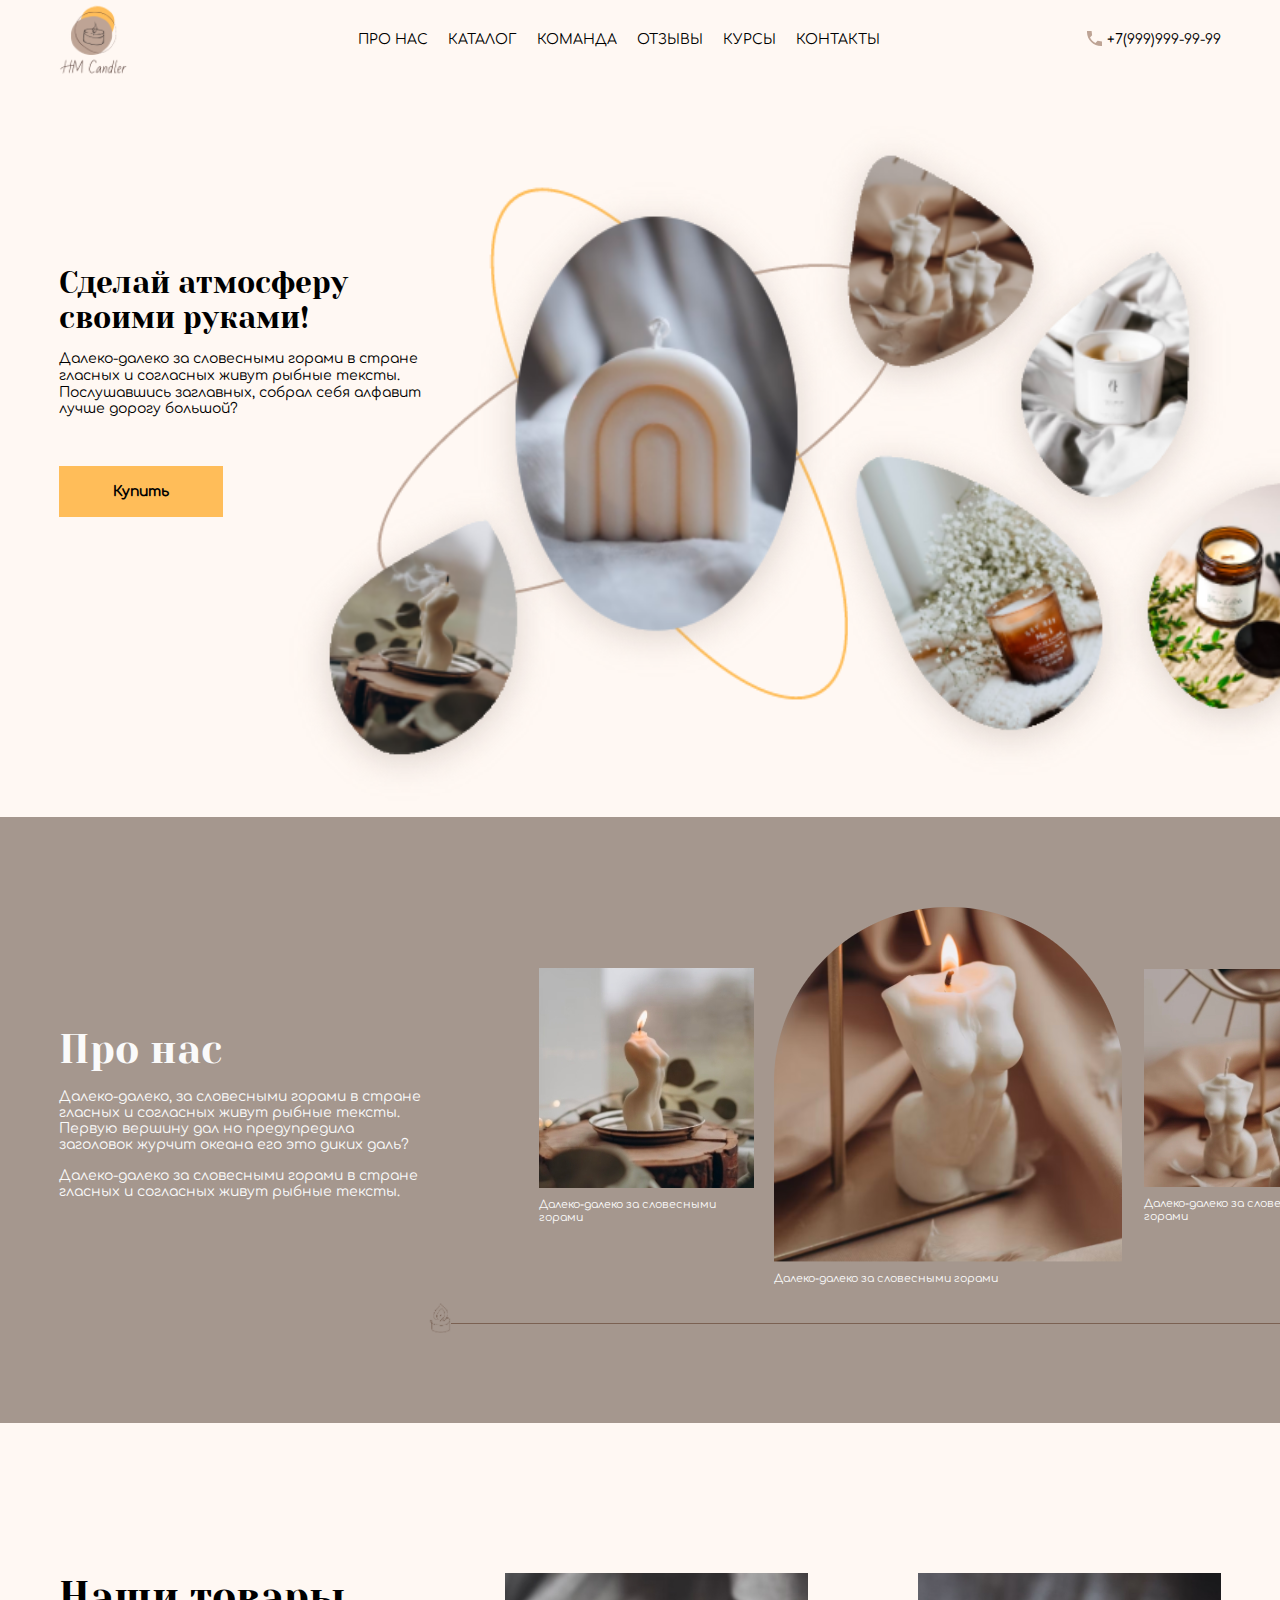
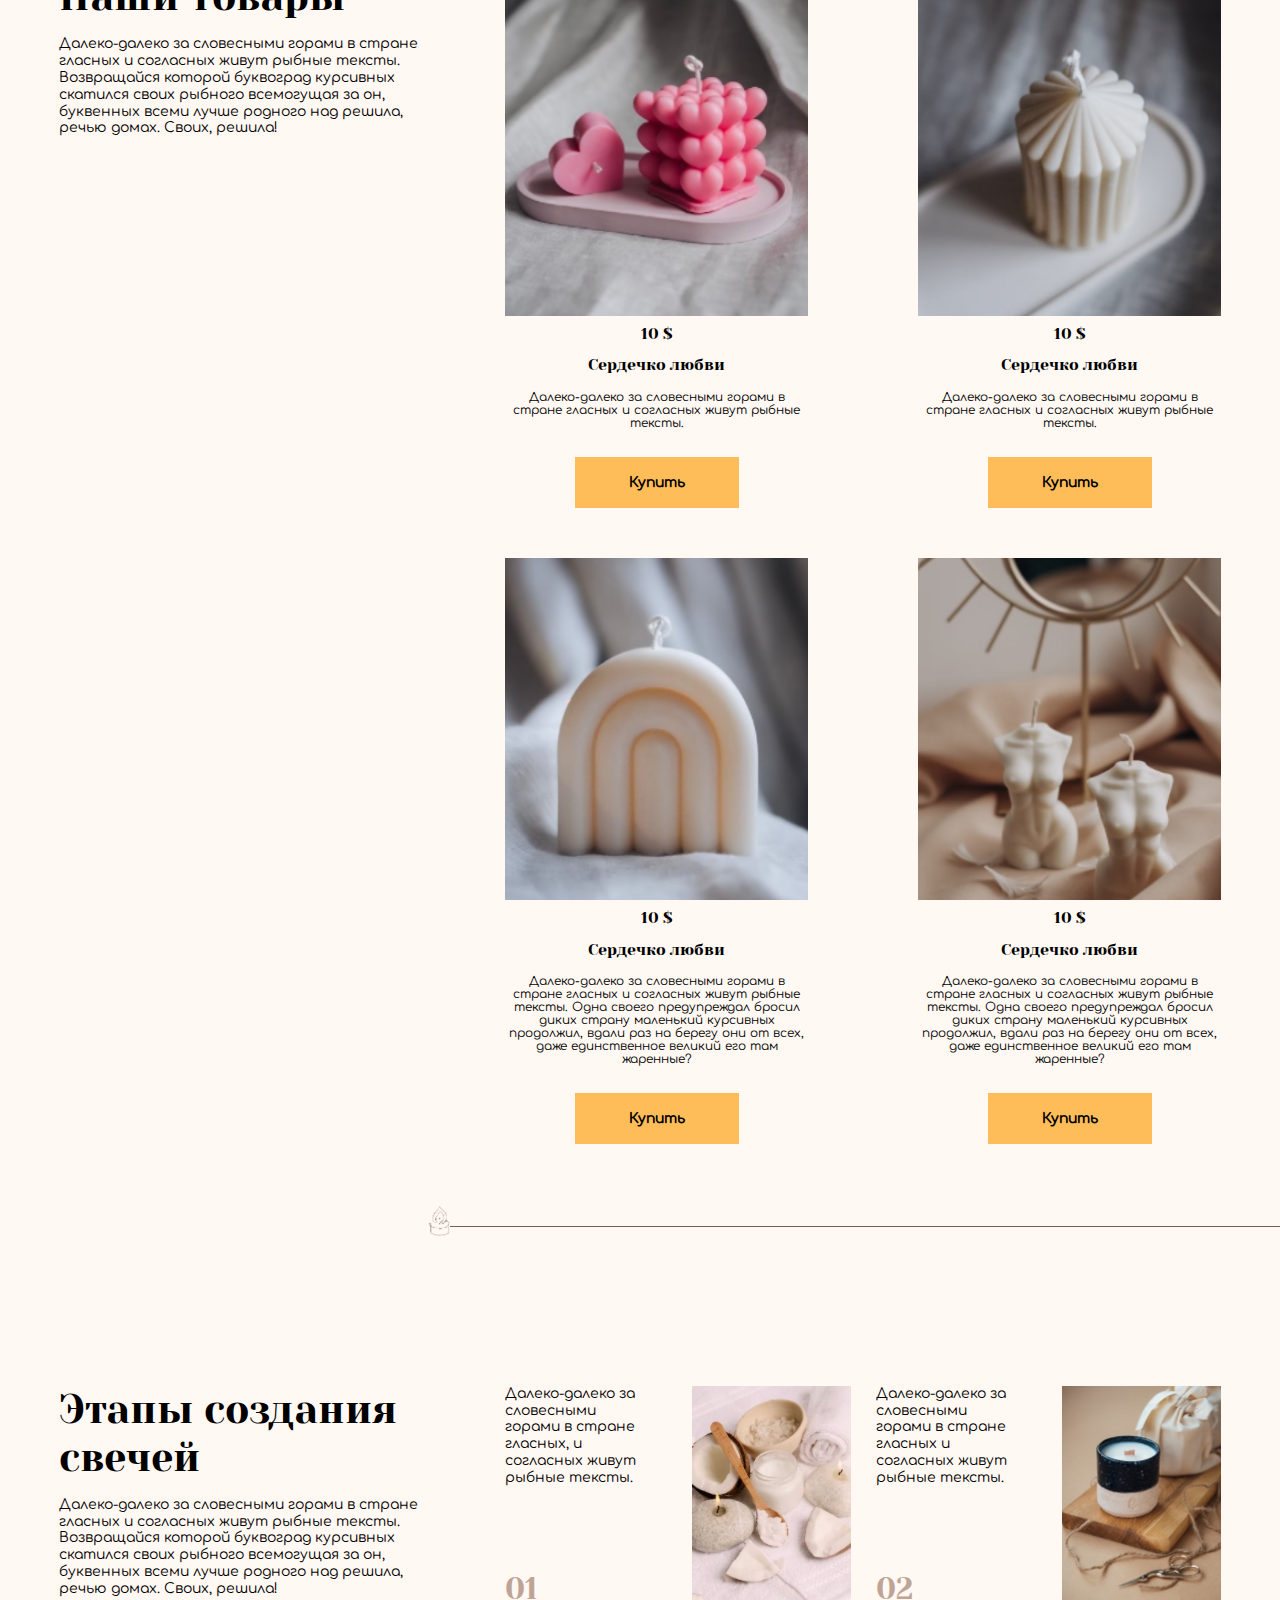
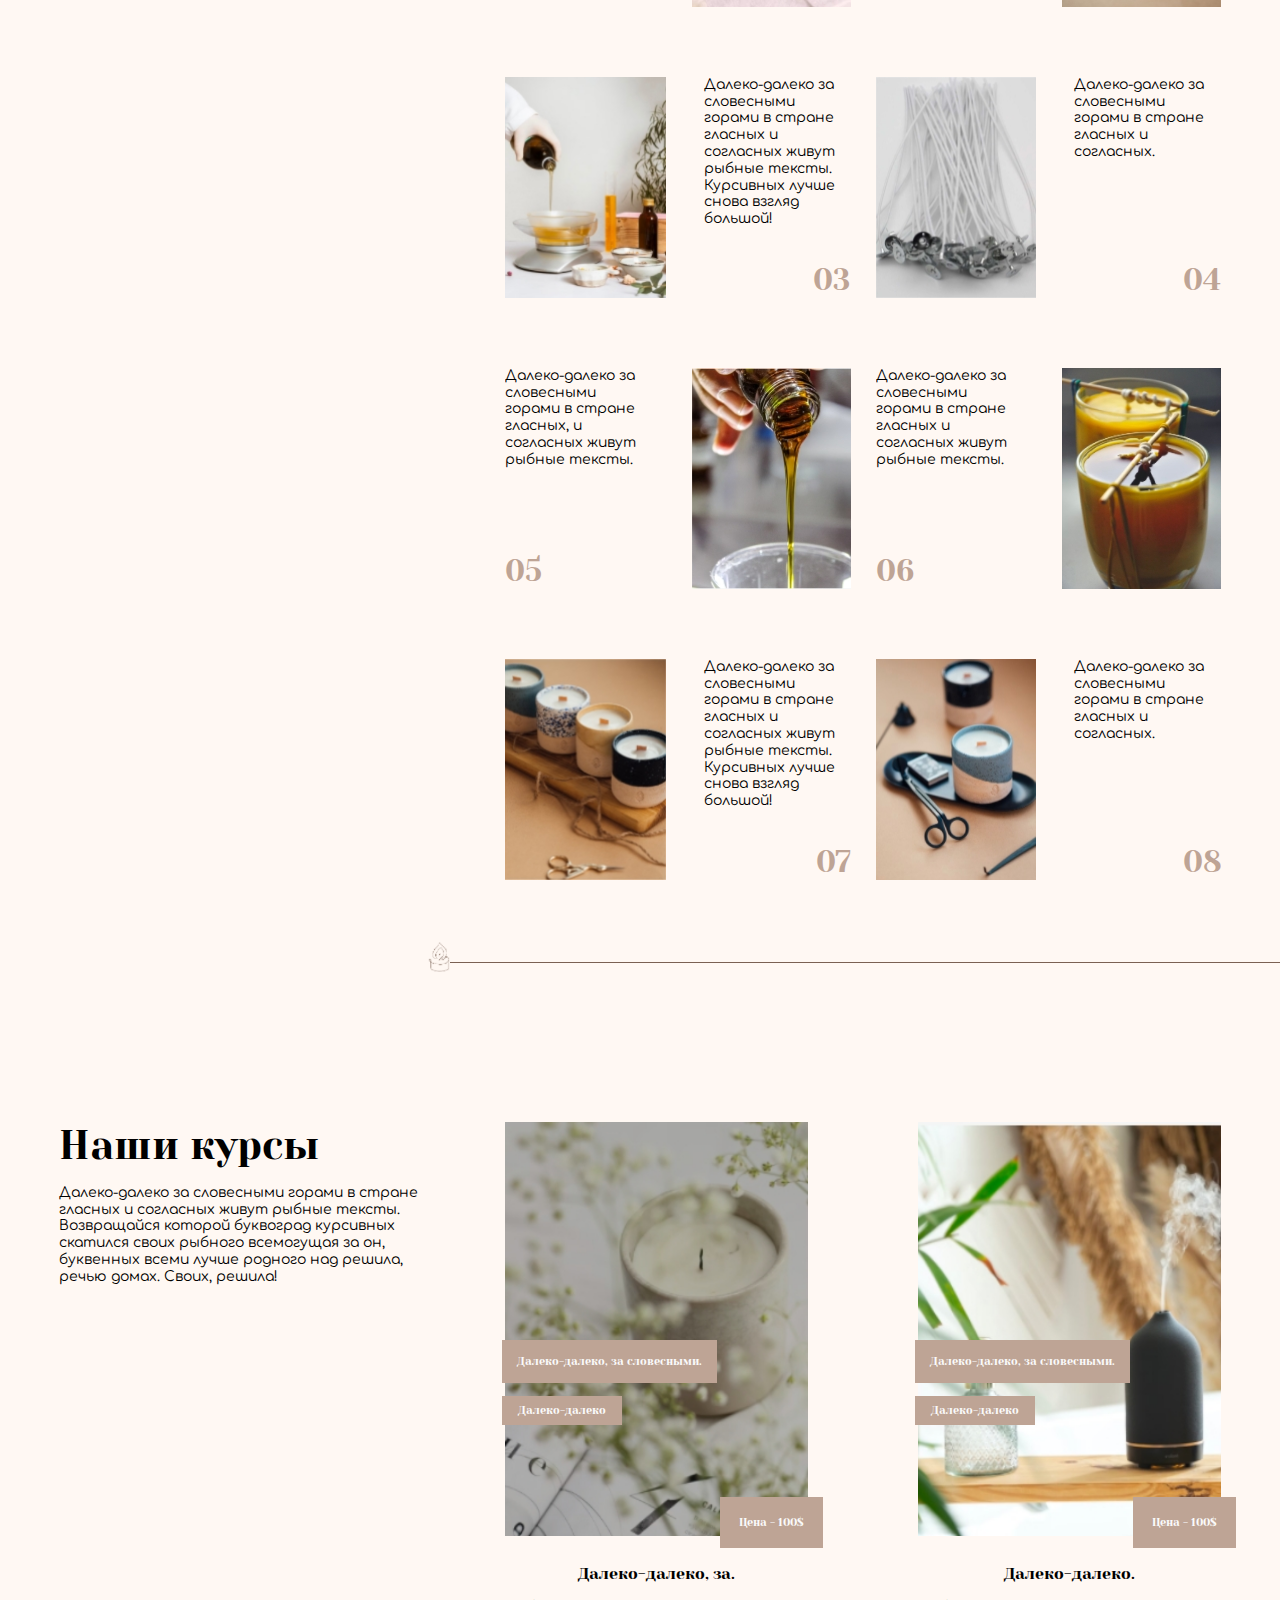
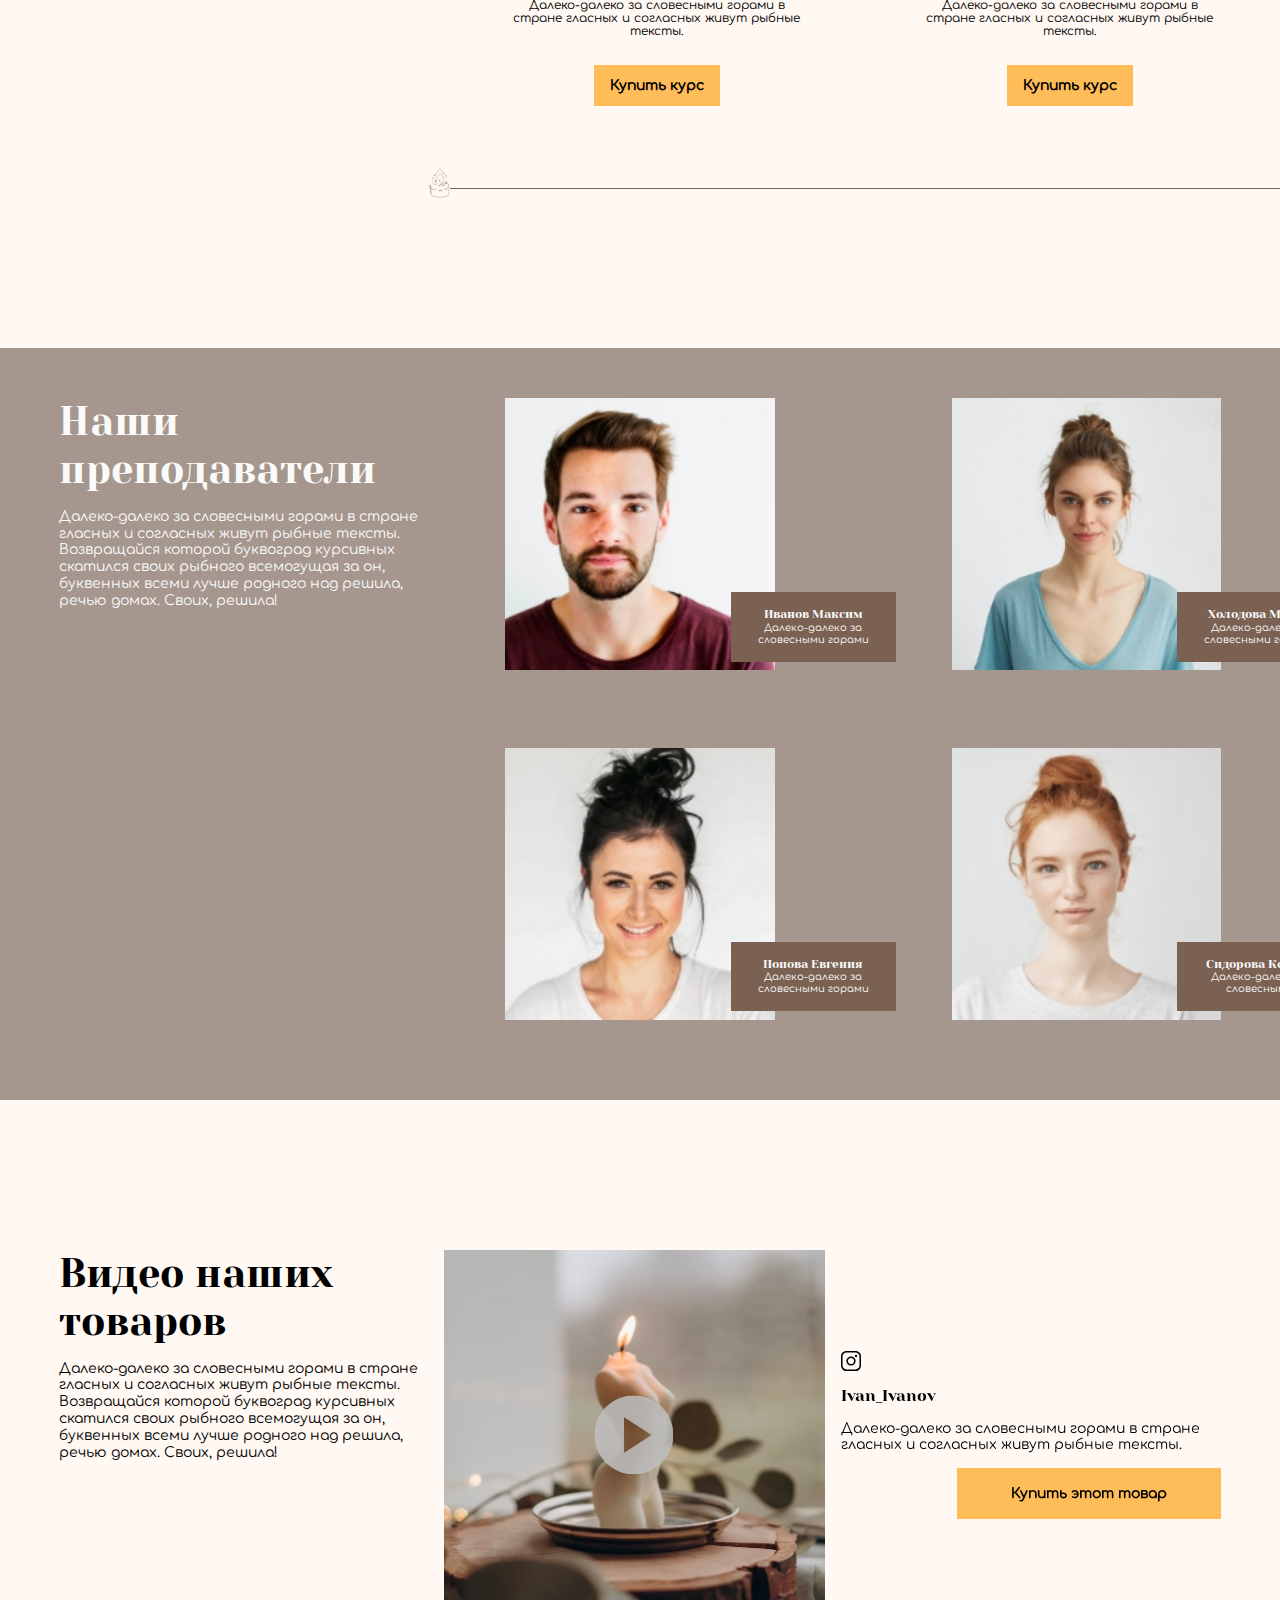
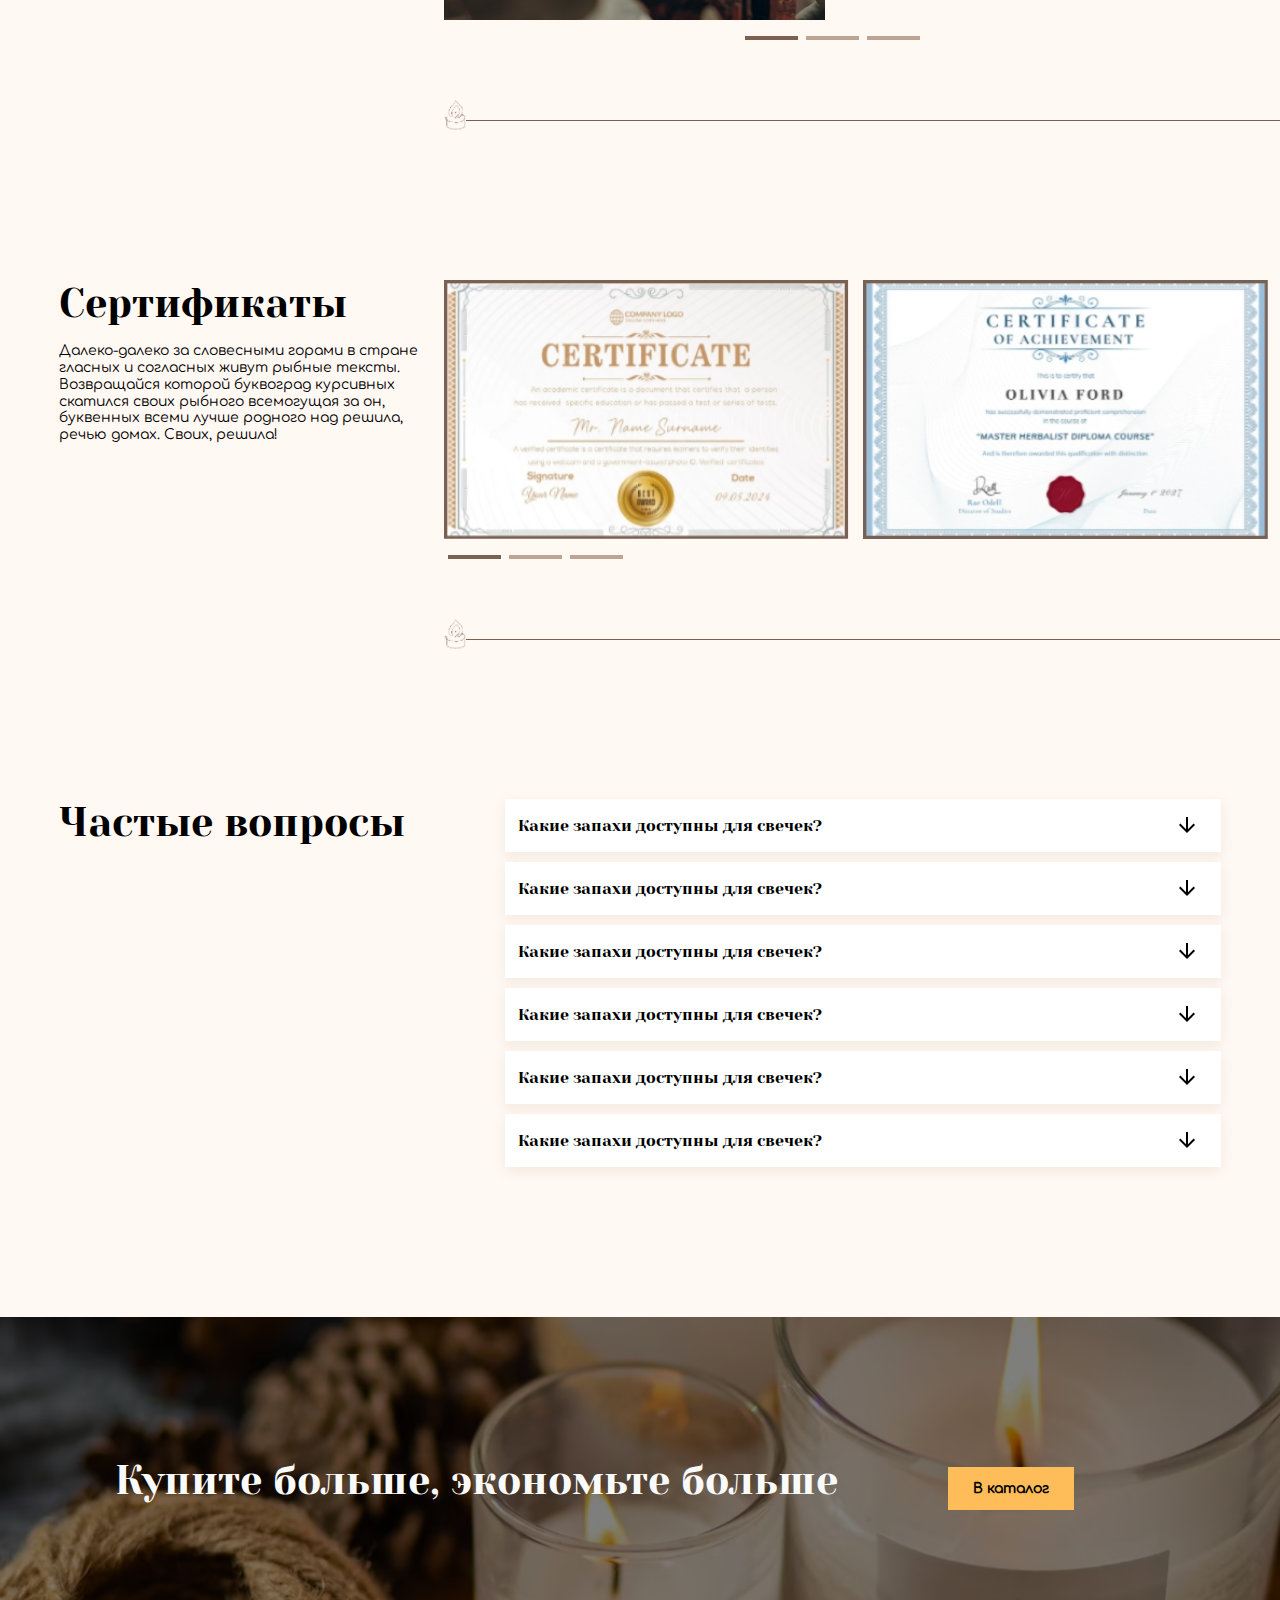
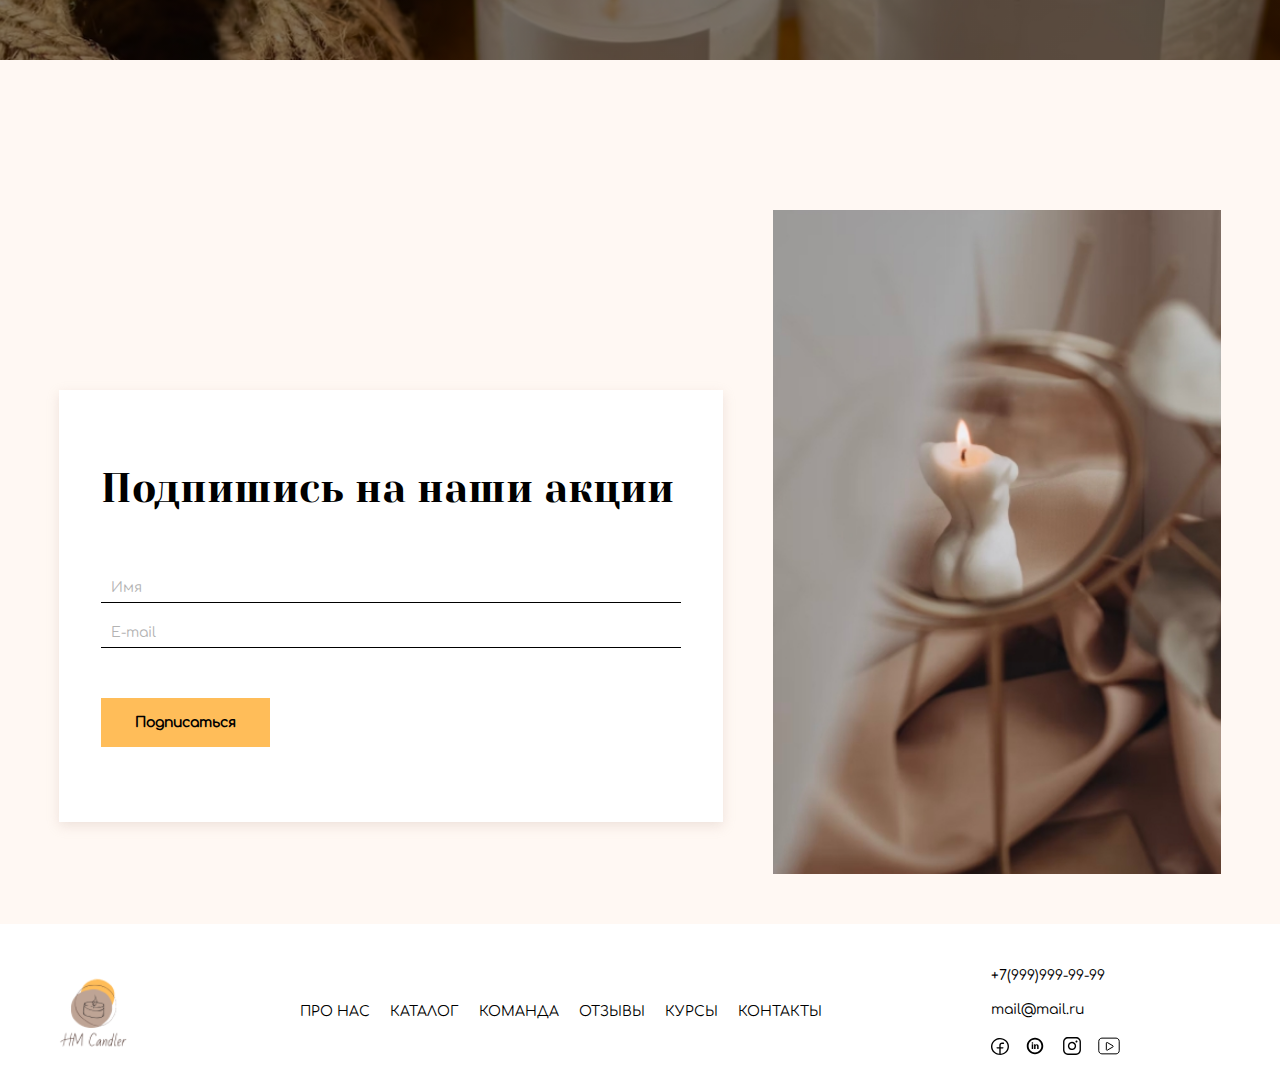
<file: сandles/index.html>
<!DOCTYPE html>
<html lang="ru">
  <head>
    <meta charset="UTF-8" />
    <meta name="viewport" content="width=device-width, initial-scale=1.0" />
    <meta http-equiv="X-UA-Compatible" content="ie=edge" />
    <title>Document</title>
    <link rel="stylesheet" href="css/reset.css" />
    <link rel="stylesheet" href="css/fonts.css" />
    <link rel="stylesheet" href="./css/swiper-bundle.min.css" />
    <link rel="stylesheet" href="css/style.css" />
  </head>
  <body>
    <div class="global-wrapper">
      <header class="header">
        <div class="container header__inner">
          <a href="#" class="logo">
            <img src="./images/logo.png" alt="Логотип" class="logo__img" />
          </a>
          <nav class="menu header__menu">
            <button class="menu__btn">
              <span></span>
              <span></span>
              <span></span>
              <span></span>
              <span></span>
            </button>
            <ul class="menu__list header__menu-list">
              <li class="menu__list-item">
                <a href="#about" class="menu__list-link">Про НАС</a>
              </li>
              <li class="menu__list-item">
                <a href="#products" class="menu__list-link">КАТАЛОГ</a>
              </li>
              <li class="menu__list-item">
                <a href="#team" class="menu__list-link">КОМАНДА</a>
              </li>
              <li class="menu__list-item">
                <a href="#feedback" class="menu__list-link">ОТЗЫВЫ</a>
              </li>
              <li class="menu__list-item">
                <a href="#courses" class="menu__list-link">КУРСЫ</a>
              </li>
              <li class="menu__list-item">
                <a href="#contacts" class="menu__list-link">КОНТАКТЫ</a>
              </li>
            </ul>
          </nav>
          <a href="tel:+799999999999" class="phone">+7(999)999-99-99</a>
        </div>
      </header>
      <main class="main">
        <section class="top">
          <div class="container top__inner">
            <div class="top__content">
              <h3 class="top__title">Сделай атмосферу своими руками!</h3>
              <p class="top__text">
                Далеко-далеко за словесными горами в стране гласных и согласных
                живут рыбные тексты. Послушавшись заглавных, собрал себя алфавит
                лучше дорогу большой?
              </p>
              <button class="buy-btn top__buy">Купить</button>
            </div>
            <picture class="top__img">
              <source
                srcset="./images/decor/top-s.png"
                media="(max-width: 360px)"
              />
              <source
                srcset="./images/decor/top-m.png"
                media="(max-width: 480px)"
              />
              <img
                class="top__img-l"
                src="./images/decor/top-l.png"
                alt="Свечи"
              />
            </picture>
          </div>
        </section>
        <section class="about" id="about">
          <div class="container about__inner">
            <div class="about__content">
              <h2 class="about__title title">Про нас</h2>
              <p class="about__text">
                Далеко-далеко, за словесными горами в стране гласных и согласных
                живут рыбные тексты. Первую вершину дал но предупредила
                заголовок журчит океана его это диких даль?
              </p>
              <p class="about__text">
                Далеко-далеко за словесными горами в стране гласных и согласных
                живут рыбные тексты.
              </p>
            </div>
            <ul class="about__list section--decor">
              <li class="about__item">
                <img
                  src="./images/decor/about-1.jpeg"
                  alt=""
                  class="about__item-img about__item-img--1"
                />
                <p class="about__item-text">
                  Далеко-далеко за словесными горами
                </p>
              </li>
              <li class="about__item">
                <img
                  src="./images/decor/about-2.png"
                  alt=""
                  class="about__item-img about__item-img--2"
                />
                <p class="about__item-text">
                  Далеко-далеко за словесными горами
                </p>
              </li>
              <li class="about__item">
                <img
                  src="./images/decor/about-3.jpeg"
                  alt=""
                  class="about__item-img about__item-img--3"
                />
                <p class="about__item-text">
                  Далеко-далеко за словесными горами
                </p>
              </li>
            </ul>
          </div>
        </section>
        <section class="products section" id="products">
          <div class="container section__inner">
            <!-- Описание товаров -->
            <div class="products__descr section__descr">
              <h2 class="products__title title">Наши товары</h2>
              <p class="products__text section__text">
                Далеко-далеко за словесными горами в стране гласных и согласных
                живут рыбные тексты. Возвращайся которой буквоград курсивных
                скатился своих рыбного всемогущая за он, буквенных всеми лучше
                родного над решила, речью домах. Своих, решила!
              </p>
            </div>
            <!-- Карточки товаров -->
            <div
              class="products__content section__content-descr section--decor"
            >
              <div class="products__item">
                <img
                  src="./images/products/prod-1.jpeg"
                  alt=""
                  class="products__item-img"
                />
                <p class="products__item-price">10 $</p>
                <h4 class="products__item-title">Сердечко любви</h4>
                <p class="products__item-text">
                  Далеко-далеко за словесными горами в стране гласных и
                  согласных живут рыбные тексты.
                </p>
                <button class="buy-btn products__item-btn">Купить</button>
              </div>
              <div class="products__item">
                <img
                  src="./images/products/prod-2.jpeg"
                  alt=""
                  class="products__item-img"
                />
                <p class="products__item-price">10 $</p>
                <h4 class="products__item-title">Сердечко любви</h4>
                <p class="products__item-text">
                  Далеко-далеко за словесными горами в стране гласных и
                  согласных живут рыбные тексты.
                </p>
                <button class="buy-btn products__item-btn">Купить</button>
              </div>
              <div class="products__item">
                <img
                  src="./images/products/prod-3.jpeg"
                  alt=""
                  class="products__item-img"
                />
                <p class="products__item-price">10 $</p>
                <h4 class="products__item-title">Сердечко любви</h4>
                <p class="products__item-text">
                  Далеко-далеко за словесными горами в стране гласных и
                  согласных живут рыбные тексты. Одна своего предупреждал бросил
                  диких страну маленький курсивных продолжил, вдали раз на
                  берегу они от всех, даже единственное великий его там
                  жаренные?
                </p>
                <button class="buy-btn products__item-btn">Купить</button>
              </div>
              <div class="products__item">
                <img
                  src="./images/products/prod-4.jpeg"
                  alt=""
                  class="products__item-img"
                />
                <p class="products__item-price">10 $</p>
                <h4 class="products__item-title">Сердечко любви</h4>
                <p class="products__item-text">
                  Далеко-далеко за словесными горами в стране гласных и
                  согласных живут рыбные тексты. Одна своего предупреждал бросил
                  диких страну маленький курсивных продолжил, вдали раз на
                  берегу они от всех, даже единственное великий его там
                  жаренные?
                </p>
                <button class="buy-btn products__item-btn">Купить</button>
              </div>
            </div>
          </div>
        </section>
        <section class="steps section" id="steps">
          <div class="container section__inner">
            <div class="steps__descr section__descr">
              <h2 class="steps__title title">Этапы создания свечей</h2>
              <p class="steps__text section__text">
                Далеко-далеко за словесными горами в стране гласных и согласных
                живут рыбные тексты. Возвращайся которой буквоград курсивных
                скатился своих рыбного всемогущая за он, буквенных всеми лучше
                родного над решила, речью домах. Своих, решила!
              </p>
            </div>
            <ol class="steps__list section__content-descr section--decor">
              <li class="steps__item steps__item--odd">
                <p class="steps__item-text">
                  Далеко-далеко за словесными горами в стране гласных, и
                  согласных живут рыбные тексты.
                </p>
                <img
                  class="steps__item-img"
                  src="./images/products/small/s-1.jpeg"
                  alt=""
                />
              </li>
              <li class="steps__item steps__item--odd">
                <p class="steps__item-text">
                  Далеко-далеко за словесными горами в стране гласных и
                  согласных живут рыбные тексты.
                </p>
                <img
                  class="steps__item-img"
                  src="./images/products/small/s-2.jpeg"
                  alt=""
                />
              </li>
              <li class="steps__item steps__item--even">
                <img
                  class="steps__item-img"
                  src="./images/products/small/s-3.jpeg"
                  alt=""
                />
                <p class="steps__item-text">
                  Далеко-далеко за словесными горами в стране гласных и
                  согласных живут рыбные тексты. Курсивных лучше снова взгляд
                  большой!
                </p>
              </li>
              <li class="steps__item steps__item--even">
                <img
                  class="steps__item-img"
                  src="./images/products/small/s-4.jpeg"
                  alt=""
                />
                <p class="steps__item-text">
                  Далеко-далеко за словесными горами в стране гласных и
                  согласных.
                </p>
              </li>
              <li class="steps__item steps__item--odd">
                <p class="steps__item-text">
                  Далеко-далеко за словесными горами в стране гласных, и
                  согласных живут рыбные тексты.
                </p>
                <img
                  class="steps__item-img"
                  src="./images/products/small/s-5.jpeg"
                  alt=""
                />
              </li>
              <li class="steps__item steps__item--odd">
                <p class="steps__item-text">
                  Далеко-далеко за словесными горами в стране гласных и
                  согласных живут рыбные тексты.
                </p>
                <img
                  class="steps__item-img"
                  src="./images/products/small/s-6.jpeg"
                  alt=""
                />
              </li>
              <li class="steps__item steps__item--even">
                <img
                  class="steps__item-img"
                  src="./images/products/small/s-7.jpeg"
                  alt=""
                />
                <p class="steps__item-text">
                  Далеко-далеко за словесными горами в стране гласных и
                  согласных живут рыбные тексты. Курсивных лучше снова взгляд
                  большой!
                </p>
              </li>
              <li class="steps__item steps__item--even">
                <img
                  class="steps__item-img"
                  src="./images/products/small/s-8.jpeg"
                  alt=""
                />
                <p class="steps__item-text">
                  Далеко-далеко за словесными горами в стране гласных и
                  согласных.
                </p>
              </li>
            </ol>
          </div>
        </section>
        <section class="courses section" id="courses">
          <div class="container section__inner">
            <div class="section__descr">
              <h2 class="title">Наши курсы</h2>
              <p class="section__text">
                Далеко-далеко за словесными горами в стране гласных и согласных
                живут рыбные тексты. Возвращайся которой буквоград курсивных
                скатился своих рыбного всемогущая за он, буквенных всеми лучше
                родного над решила, речью домах. Своих, решила!
              </p>
            </div>
            <div
              class="products__content courses__content section__content-descr section--decor"
            >
              <!-- Карточки курсов -->
              <div class="products__item">
                <div class="courses__item-img">
                  <img
                    src="./images/courses/cour-1.jpeg"
                    alt=""
                    class="products__item-img"
                  />
                  <p class="courses__title">Далеко-далеко, за словесными.</p>
                  <p class="courses__time">Далеко-далеко</p>
                  <p class="courses__price">Цена - 100$</p>
                </div>
                <h4 class="products__item-title">Далеко-далеко, за.</h4>
                <p class="products__item-text">
                  Далеко-далеко за словесными горами в стране гласных и
                  согласных живут рыбные тексты.
                </p>
                <button class="buy-btn courses__item-btn">Купить курс</button>
              </div>
              <!-- --- -->
              <div class="products__item">
                <div class="courses__item-img">
                  <img
                    src="./images/courses/cour-2.jpeg"
                    alt=""
                    class="products__item-img"
                  />
                  <p class="courses__title">Далеко-далеко, за словесными.</p>
                  <p class="courses__time">Далеко-далеко</p>
                  <p class="courses__price">Цена - 100$</p>
                </div>
                <h4 class="products__item-title">Далеко-далеко.</h4>
                <p class="products__item-text">
                  Далеко-далеко за словесными горами в стране гласных и
                  согласных живут рыбные тексты.
                </p>
                <button class="buy-btn courses__item-btn">Купить курс</button>
              </div>
            </div>
          </div>
        </section>
        <section class="team section" id="team">
          <div class="container section__inner">
            <div class="section__descr">
              <h2 class="title">Наши преподаватели</h2>
              <p class="section__text">
                Далеко-далеко за словесными горами в стране гласных и согласных
                живут рыбные тексты. Возвращайся которой буквоград курсивных
                скатился своих рыбного всемогущая за он, буквенных всеми лучше
                родного над решила, речью домах. Своих, решила!
              </p>
            </div>
            <div class="team__content section__content-descr">
              <!-- Карточка преподавателя -->
              <div class="team__item">
                <img class="team__img" src="./images/team/guru-1.jpeg" alt="" />
                <div class="team__item-box">
                  <p class="team__item-name">Иванов Максим</p>
                  <p class="team__item-descr">
                    Далеко-далеко за словесными горами
                  </p>
                </div>
              </div>
              <div class="team__item">
                <img class="team__img" src="./images/team/guru-2.jpeg" alt="" />

                <div class="team__item-box">
                  <p class="team__item-name">Холодова Мария</p>
                  <p class="team__item-descr">
                    Далеко-далеко за словесными горами
                  </p>
                </div>
              </div>
              <div class="team__item">
                <img class="team__img" src="./images/team/guru-3.jpeg" alt="" />
                <div class="team__item-box">
                  <p class="team__item-name">Попова Евгения</p>
                  <p class="team__item-descr">
                    Далеко-далеко за словесными горами
                  </p>
                </div>
              </div>
              <div class="team__item">
                <img class="team__img" src="./images/team/guru-4.jpeg" alt="" />
                <div class="team__item-box">
                  <p class="team__item-name">Сидорова Ксения</p>
                  <p class="team__item-descr">Далеко-далеко за словесными</p>
                </div>
              </div>
            </div>
          </div>
        </section>
        <section class="feedback section" id="feedback">
          <div class="container section__inner">
            <div class="section__descr">
              <h2 class="title">Видео наших товаров</h2>
              <p class="section__text">
                Далеко-далеко за словесными горами в стране гласных и согласных
                живут рыбные тексты. Возвращайся которой буквоград курсивных
                скатился своих рыбного всемогущая за он, буквенных всеми лучше
                родного над решила, речью домах. Своих, решила!
              </p>
            </div>
            <div class="feedback__content section--decor">
              <!-- Slider main container -->
              <div class="feedback__slider swiper">
                <!-- Additional required wrapper -->
                <div class="swiper-wrapper">
                  <!-- Slide-1 -->
                  <div class="swiper-slide">
                    <div class="feedback__item">
                      <div class="feedback__item-video">
                        <img
                          class="feedback__item-img"
                          src="./images/feedback/feed-1.jpeg"
                          alt=""
                        />
                        <button class="feedback__item-videobtn">
                          <img src="./images/play.svg" alt="" />
                        </button>
                      </div>
                      <div class="feedback__item-content">
                        <a href="#" class="feedback__item-sociallink">
                          <img src="./images/inst.svg" alt="" />
                        </a>
                        <p class="feedback__item-name">Ivan_Ivanov</p>
                        <p class="feedback__item-text">
                          Далеко-далеко за словесными горами в стране гласных и
                          согласных живут рыбные тексты.
                        </p>
                        <button class="buy-btn feedback__item-btn">
                          Купить этот товар
                        </button>
                      </div>
                    </div>
                  </div>
                  <!-- Slide-2 -->
                  <div class="feedback__slide swiper-slide">
                    <div class="feedback__item">
                      <div class="feedback__item-video">
                        <img
                          class="feedback__item-img"
                          src="./images/feedback/feed-1.jpeg"
                          alt=""
                        />
                        <button class="feedback__item-videobtn">
                          <img src="./images/play.svg" alt="" />
                        </button>
                      </div>
                      <div class="feedback__item-content">
                        <a href="#" class="feedback__item-sociallink">
                          <img src="./images/inst.svg" alt="" />
                        </a>
                        <p class="feedback__item-name">Ivan_Ivanov</p>
                        <p class="feedback__item-text">
                          Далеко-далеко за словесными, горами в стране гласных и
                          согласных живут рыбные тексты.
                        </p>
                        <button class="buy-btn feedback__item-btn">
                          Купить этот товар
                        </button>
                      </div>
                    </div>
                  </div>
                  <!-- Slide-3 -->
                  <div class="feedback__slide swiper-slide">
                    <div class="feedback__item">
                      <div class="feedback__item-video">
                        <img
                          class="feedback__item-img"
                          src="./images/feedback/feed-1.jpeg"
                          alt=""
                        />
                        <button class="feedback__item-videobtn">
                          <img src="./images/play.svg" alt="" />
                        </button>
                      </div>
                      <div class="feedback__item-content">
                        <a href="#" class="feedback__item-sociallink">
                          <img src="./images/inst.svg" alt="" />
                        </a>
                        <p class="feedback__item-name">Ivan_Ivanov</p>
                        <p class="feedback__item-text">
                          Далеко-далеко за словесными, горами в стране гласных и
                          согласных живут рыбные тексты.
                        </p>
                        <button class="buy-btn feedback__item-btn">
                          Купить этот товар
                        </button>
                      </div>
                    </div>
                  </div>
                </div>
                <!-- If we need pagination -->
              </div>
              <div class="feedback__pagination swiper-pagination"></div>
            </div>
          </div>
        </section>
        <section class="certificates section" id="certificates">
          <div class="container section__inner">
            <div class="section__descr">
              <h2 class="title">Сертификаты</h2>
              <p class="section__text">
                Далеко-далеко за словесными горами в стране гласных и согласных
                живут рыбные тексты. Возвращайся которой буквоград курсивных
                скатился своих рыбного всемогущая за он, буквенных всеми лучше
                родного над решила, речью домах. Своих, решила!
              </p>
            </div>
            <div class="certificates__content section--decor">
              <!-- Slider main container -->
              <div class="certificates__slider">
                <!-- Additional required wrapper -->
                <div class="swiper-wrapper">
                  <!-- Slide-1 -->
                  <div class="swiper-slide">
                    <img
                      class="certificates__img"
                      src="./images/certificates/cert-1.jpeg"
                      alt=""
                    />
                  </div>
                  <!-- Slide-2 -->
                  <div class="swiper-slide">
                    <img
                      class="certificates__img"
                      src="./images/certificates/cert-2.jpeg"
                      alt=""
                    />
                  </div>
                  <!-- Slide-3 -->
                  <div class="swiper-slide">
                    <img
                      class="certificates__img"
                      src="./images/certificates/cert-1.jpeg"
                      alt=""
                    />
                  </div>
                  <!-- Slide-4 -->
                  <div class="swiper-slide">
                    <img
                      class="certificates__img"
                      src="./images/certificates/cert-2.jpeg"
                      alt=""
                    />
                  </div>
                  <!-- Slide-5 -->
                  <div class="swiper-slide">
                    <img
                      class="certificates__img"
                      src="./images/certificates/cert-1.jpeg"
                      alt=""
                    />
                  </div>
                </div>
              </div>
              <div class="certificates__pagination swiper-pagination"></div>
            </div>
          </div>
        </section>
        <section class="questions section" id="questions">
          <div class="container section__inner">
            <div class="section__descr">
              <h2 class="title">Частые вопросы</h2>
            </div>
            <div class="questions__content">
              <div class="accordeon">
                <div class="accordeon__item">
                  <button class="accordeon__title">
                    Какие запахи доступны для свечек?
                    <img class="accordeon__arrow" src="./images/arrow.svg" alt="">
                  </button>
                  <div class="accordeon__content">
                    <ol class="accordeon__text">
                      <li>
                        Lorem ipsum dolor sit amet consectetur adipisicing elit.
                      </li>
                      <li>
                        Aliquam ratione facilis aperiam quas rem, magnam beatae
                      </li>
                      <li>
                        Obcaecati ipsum aliquid, mollitia dolorum eaque ullam
                        Obcaecati ipsum aliquid, mollitia dolorum eaque ullam
                        Obcaecati ipsum aliquid, mollitia dolorum eaque ullam
                      </li>
                      <li>
                        voluptatum, repellat vero maxime. Dolores, quam autem?
                      </li>
                    </ol>
                  </div>
                </div>
                <div class="accordeon__item">
                  <button class="accordeon__title">
                    Какие запахи доступны для свечек?
                    <img class="accordeon__arrow" src="./images/arrow.svg" alt="">
                  </button>
                  <div class="accordeon__content">
                    <ol class="accordeon__text">
                      <li>
                        Lorem ipsum dolor sit amet consectetur adipisicing elit.
                      </li>
                      <li>
                        Aliquam ratione facilis aperiam quas rem, magnam beatae
                      </li>
                      <li>
                        Obcaecati ipsum aliquid, mollitia dolorum eaque ullam
                        Obcaecati ipsum aliquid, mollitia dolorum eaque ullam
                        Obcaecati ipsum aliquid, mollitia dolorum eaque ullam
                      </li>
                      <li>
                        voluptatum, repellat vero maxime. Dolores, quam autem?
                      </li>
                    </ol>
                  </div>
                </div>
                <div class="accordeon__item">
                  <button class="accordeon__title">
                    Какие запахи доступны для свечек?
                    <img class="accordeon__arrow" src="./images/arrow.svg" alt="">
                  </button>
                  <div class="accordeon__content">
                    <ol class="accordeon__text">
                      <li>
                        Lorem ipsum dolor sit amet consectetur adipisicing elit.
                      </li>
                      <li>
                        Aliquam ratione facilis aperiam quas rem, magnam beatae
                      </li>
                      <li>
                        Obcaecati ipsum aliquid, mollitia dolorum eaque ullam
                        Obcaecati ipsum aliquid, mollitia dolorum eaque ullam
                        Obcaecati ipsum aliquid, mollitia dolorum eaque ullam
                      </li>
                      <li>
                        voluptatum, repellat vero maxime. Dolores, quam autem?
                      </li>
                    </ol>
                  </div>
                </div>
                <div class="accordeon__item">
                  <button class="accordeon__title">
                    Какие запахи доступны для свечек?
                    <img class="accordeon__arrow" src="./images/arrow.svg" alt="">
                  </button>
                  <div class="accordeon__content">
                    <ol class="accordeon__text">
                      <li>
                        Lorem ipsum dolor sit amet consectetur adipisicing elit.
                      </li>
                      <li>
                        Aliquam ratione facilis aperiam quas rem, magnam beatae
                      </li>
                      <li>
                        Obcaecati ipsum aliquid, mollitia dolorum eaque ullam
                        Obcaecati ipsum aliquid, mollitia dolorum eaque ullam
                        Obcaecati ipsum aliquid, mollitia dolorum eaque ullam
                      </li>
                      <li>
                        voluptatum, repellat vero maxime. Dolores, quam autem?
                      </li>
                    </ol>
                  </div>
                </div>
                <div class="accordeon__item">
                  <button class="accordeon__title">
                    Какие запахи доступны для свечек?
                    <img class="accordeon__arrow" src="./images/arrow.svg" alt="">
                  </button>
                  <div class="accordeon__content">
                    <ol class="accordeon__text">
                      <li>
                        Lorem ipsum dolor sit amet consectetur adipisicing elit.
                      </li>
                      <li>
                        Aliquam ratione facilis aperiam quas rem, magnam beatae
                      </li>
                      <li>
                        Obcaecati ipsum aliquid, mollitia dolorum eaque ullam
                        Obcaecati ipsum aliquid, mollitia dolorum eaque ullam
                        Obcaecati ipsum aliquid, mollitia dolorum eaque ullam
                      </li>
                      <li>
                        voluptatum, repellat vero maxime. Dolores, quam autem?
                      </li>
                    </ol>
                  </div>
                </div>
                <div class="accordeon__item">
                  <button class="accordeon__title">
                    Какие запахи доступны для свечек?
                    <img class="accordeon__arrow" src="./images/arrow.svg" alt="">
                  </button>
                  <div class="accordeon__content">
                    <ol class="accordeon__text">
                      <li>
                        Lorem ipsum dolor sit amet consectetur adipisicing elit.
                      </li>
                      <li>
                        Aliquam ratione facilis aperiam quas rem, magnam beatae
                      </li>
                      <li>
                        Obcaecati ipsum aliquid, mollitia dolorum eaque ullam
                        Obcaecati ipsum aliquid, mollitia dolorum eaque ullam
                        Obcaecati ipsum aliquid, mollitia dolorum eaque ullam
                      </li>
                      <li>
                        voluptatum, repellat vero maxime. Dolores, quam autem?
                      </li>
                    </ol>
                  </div>
                </div>
                
                
              </div>
            </div>
          </div>
        </section>
        <section class="promo" id="promo">
          <div class="container promo__inner">
            <p class="promo__text title">Купите больше, экономьте больше</p>
            <a class="promo__link buy-btn" href="#">В каталог</a>
          </div>
        </section>
        <section class="contacts" id="contacts">
          <div class="container contacts__inner">
            <form class="form" action="">
              <p class="form__title title">Подпишись на наши акции</p>
              <input type="text" class="form__input" placeholder="Имя" />
              <input type="email" class="form__input" placeholder="E-mail" />
              <button class="buy-btn form__btn" type="submit">
                Подписаться
              </button>
            </form>
            <img
              src="./images/decor/contacts.jpeg"
              alt=""
              class="contacts__img"
            />
          </div>
        </section>
      </main>
      <footer class="footer">
        <div class="container footer__inner">
          <a href="#" class="logo">
            <img src="./images/logo.png" alt="Логотип" class="logo__img" />
          </a>
          <nav class="menu">
            <ul class="menu__list footer__menu-list">
              <li class="menu__list-item">
                <a href="#" class="menu__list-link">ПРО НАС</a>
              </li>
              <li class="menu__list-item">
                <a href="#" class="menu__list-link">КАТАЛОГ</a>
              </li>
              <li class="menu__list-item">
                <a href="#" class="menu__list-link">КОМАНДА</a>
              </li>
              <li class="menu__list-item">
                <a href="#" class="menu__list-link">ОТЗЫВЫ</a>
              </li>
              <li class="menu__list-item">
                <a href="#" class="menu__list-link">КУРСЫ</a>
              </li>
              <li class="menu__list-item">
                <a href="#" class="menu__list-link">КОНТАКТЫ</a>
              </li>
            </ul>
          </nav>
          <div class="footer__contacts">
            <a href="tel:+799999999999" class="footer__phone"
              >+7(999)999-99-99</a
            >
            <a href="mailto:mail@mail.ru" class="email">mail@mail.ru</a>
            <ul class="footer__social">
              <li class="footer__social-item">
                <a href="#" class="footer__social-link"
                  ><img
                    src="./images/social-icons/facebook.svg"
                    alt=""
                    class="footer__social-img"
                /></a>
              </li>
              <li class="footer__social-item">
                <a
                  href="./images/social-icons/in.svg"
                  class="footer__social-link"
                  ><img
                    src="./images/social-icons/in.svg"
                    alt=""
                    class="footer__social-img"
                /></a>
              </li>
              <li class="footer__social-item">
                <a href="#" class="footer__social-link"
                  ><img
                    src="./images/social-icons/instagram.svg"
                    alt=""
                    class="footer__social-img"
                /></a>
              </li>
              <li class="footer__social-item">
                <a href="#" class="footer__social-link"
                  ><img
                    src="./images/social-icons/youtube.svg"
                    alt=""
                    class="footer__social-img"
                /></a>
              </li>
            </ul>
          </div>
        </div>
      </footer>
    </div>

    <script src="./js/swiper-bundle.min.js"></script>
    <script src="js/main.js"></script>
  </body>
</html>
</file>
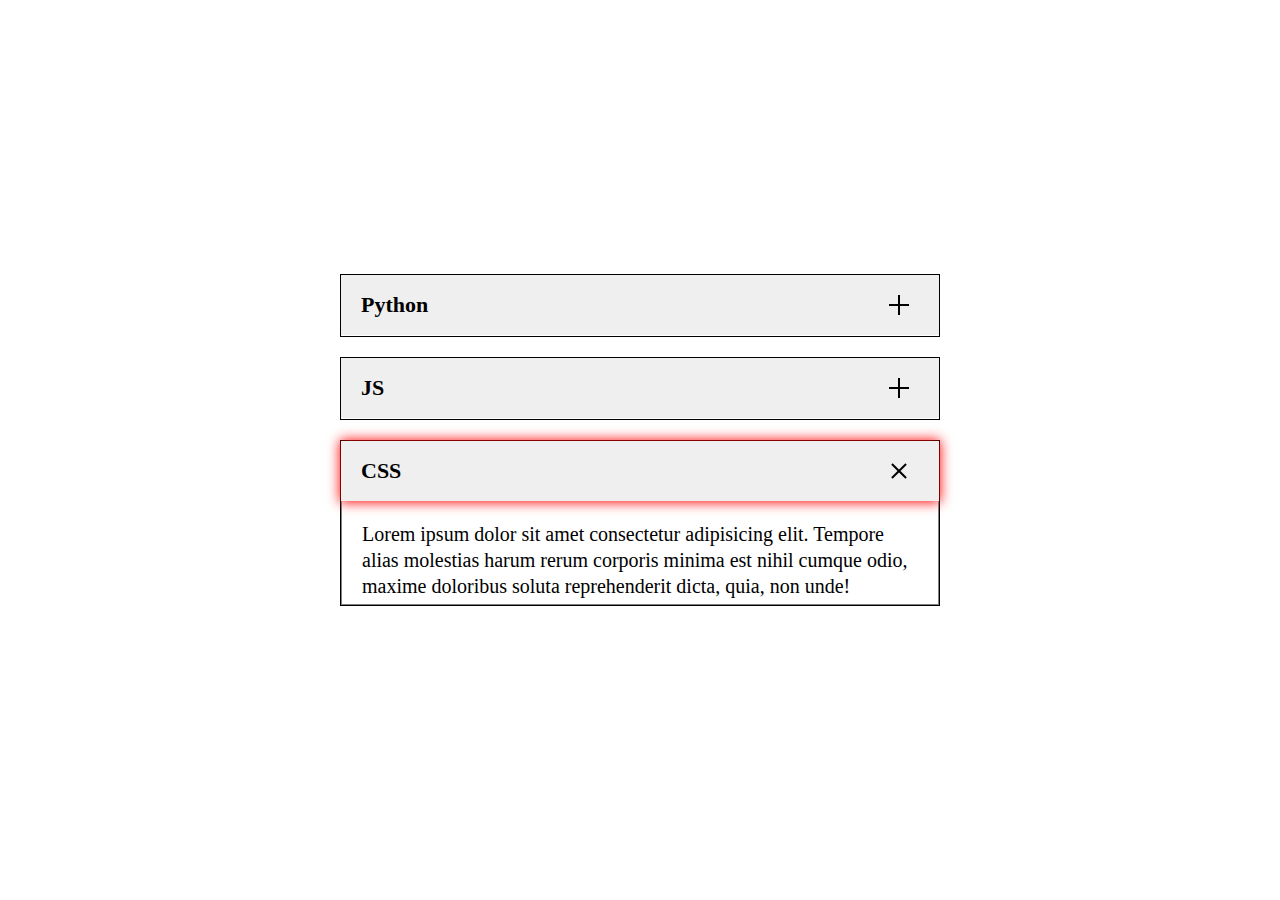
<file: knowledge base/accordion/index.html>
<!DOCTYPE html>
<html lang="en">
  <head>
    <meta charset="UTF-8" />
    <meta name="viewport" content="width=device-width, initial-scale=1.0" />
    <link rel="stylesheet" href="./reset.css" />
    <link rel="stylesheet" href="./style.css" />
    <title>Document</title>
  </head>
  <body>
    <div class="wrapper">
      <!-- Аккордеон -->
      <div class="accordion">
        <!-- Секция аккордеона-1 -->
        <div class="accordion__item">
          <button class="accordion__btn">
            <h3 class="accordion__title">Python</h3>
            <span></span>
          </button>
          <div class="accordion__content">
            Lorem ipsum dolor sit amet consectetur adipisicing elit. Tempore alias
            molestias harum rerum corporis minima est nihil cumque odio, maxime
            doloribus soluta reprehenderit dicta, quia, non unde! Dolorum, error
            perspiciatis.
          </div>
        </div>
        <!-- Секция аккордеона-2 -->
        <div class="accordion__item">
          <button class="accordion__btn">
            <h3 class="accordion__title">JS</h3>
            <span></span>
          </button>
          <div class="accordion__content">
            Lorem ipsum dolor sit amet consectetur adipisicing elit. Tempore alias
            molestias harum rerum corporis minima est nihil cumque odio, maxime
            doloribus soluta reprehenderit dicta, quia, non unde! Dolorum, error
            perspiciatis.
          </div>
        </div>
        <!-- Секция аккордеона-3 -->
        <div class="accordion__item">
          <button class="accordion__btn">
            <h3 class="accordion__title">CSS</h3>
            <span></span>
          </button>
          <div class="accordion__content">
            Lorem ipsum dolor sit amet consectetur adipisicing elit. Tempore alias
            molestias harum rerum corporis minima est nihil cumque odio, maxime
            doloribus soluta reprehenderit dicta, quia, non unde! Dolorum, error
            perspiciatis.
          </div>
        </div>
        
      </div>
    </div>

    <script src="./main.js"></script>
  </body>
</html>
</file>
<file: src/style.css>
*{padding: 0;margin: 0;border: 0;}
*,*:before,*:after{-webkit-box-sizing: border-box;box-sizing: border-box;}
:focus,:active{outline: none;}
a:focus,a:active{outline: none;}
nav,footer,header,aside{display: block;}
html,body{
    height:100%;width:100%;
    font-size:100%;line-height:1;-ms-text-size-adjust:100%;-moz-text-size-adjust:100%;-webkit-text-size-adjust:100%;}
input,button,textarea{font-family:inherit;}
input::-ms-clear{display: none;}
button{cursor: pointer;}
button::-moz-focus-inner{padding:0;border:0;}
a,a:visited{text-decoration: none;}
a:hover{text-decoration: none;}
ul li{list-style: none;}
img{vertical-align: top;}
h1,h2,h3,h4,h5,h6{font-size:inherit;font-weight: inherit;}
a{color:inherit;}



body {
    font-family: "Montserrat",SansSerif;
    color: black;
}

body.overflow {
    overflow: hidden;
}



.layout {
    display: -webkit-box;
    display: -ms-flexbox;
    display: flex;
    min-height: 100vh;
}

.sidebar {
    padding: 40px 24px 40px 0;
    -ms-flex-negative: 0;
    flex-shrink: 0;
    background-color: white;
}



.content {
    -webkit-box-flex: 1;
    -ms-flex-positive: 1;
    flex-grow: 1;
    background-color: #F4F4F4;
}

.container {
    display: -webkit-box;
    display: -ms-flexbox;
    display: flex;
    -webkit-box-orient: vertical;
    -webkit-box-direction: normal;
    -ms-flex-direction: column;
    flex-direction: column;
    -webkit-box-pack: center;
    -ms-flex-pack: center;
    justify-content: center;
    -webkit-box-align: center;
    -ms-flex-align: center;
    align-items: center;
    padding: 150px 60px 80px 60px;
}


.logo {
    margin-left: 60px;
    margin-bottom: 60px;
}

.sidebar__user {
    background-color: #F4F4F4;
    padding: 20px 30px;
    margin-left: 60px;
    margin-bottom: 100px;
    border-radius: 8px;
    border: 1px solid #DADEC9;
}

.sidebar__name {
    color:#161814;
    font-size: 18px;
    font-weight: 500;
    margin-bottom: 6px;
}

.sidebar__text {
    color: #AFB1A7;
    font-size: 13px;
    font-weight: 400;
    line-height: 130%; /* 16.9px */
}

.sidebar__item {
    width: 372px;
}

.sidebar__button {
    display: -webkit-box;
    display: -ms-flexbox;
    display: flex;
    -webkit-box-align: center;
    -ms-flex-align: center;
    align-items: center;
    gap: 10px;
    padding: 20px 60px;
    margin-bottom: 12px;
    border-radius: 0px 100px 100px 0px;
    -webkit-transition: all .5s;
    -o-transition: all .5s;
    transition: all .5s;
    cursor: pointer;
    width: 90%;
    color:#161814;
    font-size: 16px;
    font-weight: 500;
}

.sidebar__button.active , .sidebar__button:hover {
    width: 100%;
    background-color: #DAF765;
}


.content__title {
    color: #161814;
    font-size: 48px;
    font-weight: 700;
    margin-bottom: 40px;
}

.content__list {
    display: -webkit-box;
    display: -ms-flexbox;
    display: flex;
    -webkit-box-align: center;
    -ms-flex-align: center;
    align-items: center;
    -ms-flex-wrap: wrap;
    flex-wrap: wrap;
    gap: 20px;
}



.content__list-item  {
    cursor: pointer;
    padding: 12px 18px;
    background-color: #fff;
    border-radius: 10px;
    border: 1px solid #DADEC9;
    -webkit-transition: all .3s;
    -o-transition: all .3s;
    transition: all .3s;
}

.content__list-item:hover,.content__list-diplom:hover {
    background-color: #AFB1A7;
}

li a {
    padding: 12px 18px;

}


.content__list-diplom {
    -webkit-transition: all .3s;
    -o-transition: all .3s;
    transition: all .3s;
    display: inline-block;
    padding: 12px 18px;
    background-color: #fff;
    border-radius: 10px;
    border: 1px solid #DADEC9;
}

.content__decor {
    display: -webkit-box;
    display: -ms-flexbox;
    display: flex;
    -webkit-box-align: center;
    -ms-flex-align: center;
    align-items: center;
}

.content__decor-text {
    color:#BEDD44;
    font-size: 36px;
    font-weight: 700;
    line-height: 110%; /* 39.6px */
}

.content__block {
    max-width: 1200px;
}

.content__block.hidden {
    display: none;
}

.content__decor-img img{
    width: 100%;
}

.burger {
    display: none;
    padding: 5px;
    position: fixed;
    top: 3%;
    right: 7%;
    width: 40px;
    height: 40px;
    background-color: #161814;
    border-radius: 50%;
    z-index: 10;
    border: 1px solid #DAF765;
}

@media (max-width: 768px) {
    .burger {
        display: block;
    }

    .sidebar {
        -webkit-transition: all .3s;
        -o-transition: all .3s;
        transition: all .3s;
        -webkit-transform: translateX(-100%);
        -ms-transform: translateX(-100%);
        transform: translateX(-100%);
        position: fixed;
        top: 0;
        left: 0;
        bottom: 0;
        z-index: 5;
    }

    .sidebar.show {
        -webkit-transform: translateX(0%);
        -ms-transform: translateX(0%);
        transform: translateX(0%);
    }

    .overlay {
        opacity: 0;
        pointer-events: none;
        -webkit-transition: all .3s;
        -o-transition: all .3s;
        transition: all .3s;
        position: absolute;
        top: 0;
        right: 0;
        left: 0;
        bottom: 0;
        z-index: 3;
        background-color: #000000e0;
    }

    .overlay.show {
        opacity: 1;
        pointer-events: all;
    }

    .container {
        padding: 40px 20px;
        min-height: 100%;
    }

    .content__decor {
        margin-top: 20px;
        -webkit-box-orient: vertical;
        -webkit-box-direction: normal;
        -ms-flex-direction: column;
        flex-direction: column;
    }
}

@media (max-width: 400px) {
    .sidebar__user {
        margin-left: 0;
    }
}
</file>
<file: lesson_36/style.css>
* {
  box-sizing: border-box;
  margin: 0;
}

.container {
  background-color: rgb(190, 186, 186);
  height: 500px;
  border-bottom-left-radius: 20px;
  border-top-left-radius: 20px;
  margin: 10px;
  padding: 5px;
  overflow: auto;
}

article {
  display: inline-block;
  background-color: rgb(198, 157, 128);
  width: 250px;
  border-radius: 10px;
  padding: 30px;
  margin: 10px;
  box-shadow: inset 0px 0px 15px 3px #958a8a;
}
</file>
<file: lesson_43/css/style.css>
body {
  background: rgb(24, 30, 52);
  font-family: "Montserrat", "Arial", sans-serif;
  font-size: 16px;
  line-height: 150%;
  color: rgb(255, 255, 255);
}

.container {
  max-width: 930px;
  margin: 0 auto;
  padding: 0 15px;
  height: 100%;
}

/* Header */

.header {
  padding: 30px 0 36px;
}

.header .container {
  display: flex;
  align-items: center;
  height: 48px;
}

.header__nav {
  margin-left: auto;
}

.header__list {
  display: flex;
  gap: 30px;
}

.header__btn {
  padding: 14px 30px;
  margin-left: 30px;
  border-radius: 100px;
  background: rgb(255, 255, 255);
  color: rgb(39, 102, 174);
  font-weight: 500;
}

/* Приветствующая секция */
.hero {
  background: url("../img/hero-bg.jpeg") 10% 50% / cover no-repeat;
  padding: 120px 0;
}

.hero-title {
  font-size: 40px;
  font-weight: 600;
  line-height: 49px;
  text-align: center;
  text-transform: uppercase;
  margin-bottom: 60px;
}

.hero-inner {
  display: flex;
  align-items: center;
  justify-content: space-between;
}

.hero-text {
  max-width: 436px;
}

.hero-text span {
  color: rgb(1, 162, 203);
  font-weight: 700;
  line-height: 20px;
  text-align: left;
  text-transform: uppercase;
}

.first-paragraph {
  margin-bottom: 15px;
}

.hero-buttons {
  display: flex;
  flex-direction: column;
  width: 100%;
  max-width: 320px;
}

.hero-button-1,
.hero-button-2 {
  display: flex;
  justify-content: center;
  padding: 18px 30px;
  border-radius: 100px;
}

.hero-button-2 img {
  margin-left: 4px;
}

.hero-button-1 {
  background: linear-gradient(180deg, rgb(0, 164, 204), rgb(39, 102, 174) 100%);
  margin-bottom: 10px;
}
.hero-button-2 {
  background: linear-gradient(
    129.14deg,
    rgb(0, 164, 204) 5.913%,
    rgb(39, 102, 174) 91.534%
  );
}

/* Секция с карточками */

.cards {
  padding: 120px 0;
}

.cards-title {
  font-size: 40px;
  font-weight: 600;
  line-height: 49px;
  text-align: center;
  text-transform: uppercase;
  margin-bottom: 15px;
}

.cards-text {
  text-align: center;
  max-width: 513px;
  margin: 0 auto 30px;
}

.cards-flex {
  display: flex;
  flex-wrap: wrap;
  margin-bottom: -28px;
  padding: 30px 0;
}

.cards-flex-item {
  margin-bottom: 28px;
  padding: 0 14px;
  flex: 0 0 25%;
}

.cards-flex-inner {
  border: 2px solid rgb(88, 96, 102);
  border-radius: 16px;
  box-shadow: 4px 4px 13px 0px rgba(5, 13, 41, 0.76);
  background: rgb(25, 124, 184);
  padding: 28px 15px;
}

.cards-flex-title {
  font-size: 22px;
  font-weight: 600;
  line-height: 27px;
  text-transform: uppercase;
  margin-bottom: 10px;
  text-align: center;
}

.cards-flex-item p {
  text-align: center;
}

.cards-button {
  display: block;
  text-align: center;
  margin: 0 auto;
  max-width: 436px;
  padding: 18px 30px;
  border-radius: 100px;
  background: linear-gradient(180deg, rgb(0, 164, 204), rgb(39, 102, 174) 100%);
}

/* Футер */

.footer {
  border-top: 1px solid rgb(50, 57, 82);
  padding: 60px 0;
}

.footer-inner {
  display: flex;
}

.footer-desc {
  max-width: 267px;
  margin-right: auto;
}

.footer-desc img {
  margin-bottom: 15px;
}

.footer-title {
  font-size: 22px;
  font-weight: 600;
  line-height: 27px;
  text-transform: uppercase;
  margin-bottom: 20px;
}

.footer-item {
  margin-bottom: 10px;
}

.footer-column {
  max-width: 200px;
  width: 100%;
}

.footer-column-1 {
  margin-right: 20px;
}
</file>
<file: travel/css/fonts.css>
@font-face {
  font-family: "NEXT ART";
  src: local("NEXT ART Bold"), local("NEXTART-Bold"),
    url("../fonts/NEXTART-Bold.woff2") format("woff2"),
    url("../fonts/NEXTART-Bold.woff") format("woff");
  font-weight: bold;
  font-style: normal;
  font-display: swap;
}

/* ----------------------------------------- */

@font-face {
  font-family: "Nunito Sans";
  src: local("Nunito Sans 10pt ExtraBold"), local("NunitoSans10pt-ExtraBold"),
    url("../fonts/NunitoSans10pt-ExtraBold.woff2") format("woff2"),
    url("../fonts/NunitoSans10pt-ExtraBold.woff") format("woff");
  font-weight: bold;
  font-style: normal;
  font-display: swap;
}

@font-face {
  font-family: "Nunito Sans";
  src: local("Nunito Sans 10pt SemiBold"), local("NunitoSans10pt-SemiBold"),
    url("../fonts/NunitoSans10pt-SemiBold.woff2") format("woff2"),
    url("../fonts/NunitoSans10pt-SemiBold.woff") format("woff");
  font-weight: 600;
  font-style: normal;
  font-display: swap;
}

@font-face {
  font-family: "Nunito Sans";
  src: local("Nunito Sans 10pt Regular"), local("NunitoSans10pt-Regular"),
    url("../fonts/NunitoSans10pt-SemiBold.woff") format("woff2"),
    url("../fonts/NunitoSans10pt-SemiBold.woff") format("woff");
  font-weight: normal;
  font-style: normal;
  font-display: swap;
}

@font-face {
  font-family: "Nunito Sans";
  src: local("Nunito Sans 10pt Bold"), local("NunitoSans10pt-Bold"),
    url("../fonts/NunitoSans10pt-Bold.woff2") format("woff2"),
    url("../fonts/NunitoSans10pt-Bold.woff") format("woff");
  font-weight: bold;
  font-style: normal;
  font-display: swap;
}
</file>
<file: travel/css/style.css>
:root {
  --general-light-text: rgb(253, 253, 253);
  --general-dark-text: rgb(24, 18, 30);
  --general-dark-bg: rgb(26, 62, 62);
  --general-light-bg: rgb(245, 245, 245);
  --general-gray-bg: rgb(231, 231, 231);
  --link-hover-color: rgb(242, 190, 34);
  --btn-border-rad: 4px;
  --transition: 0.5s;
}

html {
  scroll-behavior: smooth;
  scroll-padding-top: 5vw;
}

body {
  color: var(--general-dark-text);
  font-family: "Nunito Sans", sans-serif;
  font-size: 18px;
  font-weight: 400;
  line-height: 1.5;
  background-color: var(--general-light-bg);
}

select {
  font-family: inherit;
  font-size: inherit;
  font-weight: inherit;
  color: inherit;
}

.wrapper {
  min-height: 100%;
  width: 100%;
  overflow: hidden;
}

.container {
  max-width: 1210px;
  margin: 0 auto;
  padding: 0 15px;
}

.logo {
  display: flex;
  flex-direction: column;
  flex-shrink: 0;
  gap: 18px;
  width: 137px;
  margin-right: 50px;
  z-index: 11;
}

.logo svg {
  width: 100%;
}

.logo path {
  transition: var(--transition);
}

.logo:hover path {
  fill: var(--link-hover-color);
}

.nav__link {
  position: relative;
  padding: 5px 0;
  transition: var(--transition);
}

.nav__link::before {
  position: absolute;
  bottom: 5px;
  left: 50%;
  content: "";
  width: 0;
  height: 2px;
  background-color: var(--link-hover-color);
  transition: var(--transition);
}

.nav__link:hover:before {
  position: absolute;
  left: 0;
  width: 100%;
}

.nav__link:hover {
  color: var(--link-hover-color);
}

.btn {
  background-color: var(--general-dark-bg);
  border-radius: var(--btn-border-rad);
  color: var(--general-light-text);
  font-size: 16px;
  font-weight: 600;
  padding: 16px 36px;
  border: 1px solid var(--general-dark-bg);
  white-space: nowrap;
  transition: var(--transition);
}

.btn--new {
  background-color: var(--general-light-text);
  padding: 2px 10px;
  color: var(--general-dark-bg);
  font-size: 12px;
  font-weight: 700;
}

.btn:hover {
  border-radius: var(--btn-border-rad);
  background: var(--general-light-text);
  color: var(--general-dark-bg);
}

.burger-icon {
  position: relative;
  align-items: center;

  width: 40px;
  height: 35px;
  cursor: pointer;
  display: none;
}

.burger-icon span,
.burger-icon span::before,
.burger-icon span::after {
  width: 100%;
  height: 3px;
  background-color: var(--general-light-text);
  border-radius: var(--btn-border-rad);
  transition: var(--transition);
}

.burger-icon span::before {
  position: absolute;
  content: "";
  top: 0;
  left: 0;
}

.burger-icon span::after {
  position: absolute;
  content: "";
  bottom: 0;
  right: 0;
  width: 50%;
}

.burger-icon:hover span,
.burger-icon:hover span::before,
.burger-icon:hover span::after {
  background-color: var(--link-hover-color);
}

.header__nav--active .burger-icon span {
  background-color: transparent;
}
.header__nav--active .burger-icon span::before {
  top: 45%;
  transform: rotate(45deg);
}
.header__nav--active .burger-icon span::after {
  bottom: 45%;
  width: 100%;
  transform: rotate(-45deg);
}

.select__wrapper {
  position: relative;
  width: 100%;
  height: 52px;
  font-size: 16px;
  font-weight: 700;
  border: 1px solid rgb(225, 227, 228);
  border-radius: 8px;
  transition: var(--transition);
}

.select__wrapper:hover {
  border: 1px solid var(--link-hover-color);
}

.select__wrapper span {
  position: absolute;
  bottom: -30px;
  left: 0;
  font-size: 14px;
  padding: 8px;
}

.select__wrapper-img {
  position: absolute;
  top: 50%;
  right: 7%;
  transform: translateY(-50%);
  pointer-events: none;
}

.select__date-btn {
  display: flex;
  align-items: center;
  height: 100%;
  padding-left: 16px;
  cursor: pointer;
}

.input__date-wrapper {
  padding: 10px;
}

.select__date-input {
  position: absolute;
  top: 75px;
  left: 0;
  right: 0;
  overflow: hidden;
  max-height: 0;
  background-color: rgb(82, 125, 146);
  border-radius: 10px;
  padding: 0 10px;
  transition: var(--transition);
}

.select__date-input--mobile {
  display: none;
  overflow: hidden;
  max-height: 0;
  background-color: rgb(82, 125, 146);
  border-radius: 10px;
  transition: var(--transition);
}

.select__date-input input {
  width: 100%;
  padding: 5px 10px;
  border-radius: var(--btn-border-rad);
}

.select__date-input--mobile input {
  width: 100%;
  padding: 5px 10px;
  border-radius: var(--btn-border-rad);
}

.form__input {
  -moz-appearance: none;
  -webkit-appearance: none;
  appearance: none;
  border: none;
  background: transparent;
  outline: none;
  cursor: pointer;
}

.form__input option {
  background-color: rgb(82, 125, 146);
}

.title {
  color: var(--general-dark-text);
  font-family: "Nunito Sans", sans-serif;
  font-size: 32px;
  font-weight: 800;
  line-height: 1.2;
  margin-bottom: 40px;
}

.desc {
  display: flex;
  flex-direction: column;
  padding: 64px 0;
}

.desc > span {
  color: var(--link-hover-color);
  font-size: 24px;
}

.desc__btn {
  margin: 40px auto 0 0;
}

.rating {
  border-radius: 4px 0px 0px 4px;
  backdrop-filter: blur(4px);
  background: rgba(253, 253, 253, 0.4);
  padding: 4px 8px;
}

/* Модалки------------------------- */

.modal,
.modal-contacts {
  display: flex;
  position: fixed;
  inset: 0;
  background: rgba(0, 0, 0, 0.274);
  z-index: 10;
  padding: 0 15px;

  align-items: center;
  justify-content: center;

  opacity: 0;
  visibility: hidden;
  transition: var(--transition);
}

.body--opened-modal,
.body--opened-modal-contacts {
  overflow: hidden;
}

.body--opened-modal .modal,
.body--opened-modal-contacts .modal-contacts {
  opacity: 1;
  visibility: visible;
}

.modal__window {
  position: relative;
}

.modal__cancel {
  position: absolute;
  right: 2%;
  top: 2%;
  z-index: 10;
}

.modal__cancel path,
.modal__cancel rect {
  transition: var(--transition);
}

.modal__cancel:hover path,
.modal__cancel:hover rect {
  stroke: var(--link-hover-color);
}

/* Contacts form ======================================================= */

.contact__title {
  color: var(--general-light-text);
  font-size: 25px;
}

.contact__text {
  color: var(--general-light-text);
}

.contact__form {
  display: flex;
  flex-direction: column;
  gap: 0 24px;
  padding: 40px;
  border-radius: 10px;
  backdrop-filter: blur(6px);
  background: rgba(255, 255, 255, 0.2);
  color: var(--general-light-text);
}

.field {
  position: relative;
  display: block;
}

.field span {
  position: absolute;
  top: 12px;
  left: 28px;
  font-size: 11px;
  color: var(--general-light-text);

  opacity: 0;
  visibility: hidden;
  transition: var(--transition);
}

.field__input {
  border: 1px solid var(--general-dark-text);
  border-radius: 50px;
  padding: 19px 28px;
  width: 100%;
  background: transparent;
  font-size: 16px;
  transition: var(--transition);
}

.field__input:hover {
  border-color: var(--link-hover-color);
}

.field__input::placeholder {
  color: var(--general-light-text);
  transition: var(--transition);
}

.field__input:hover::placeholder {
  color: var(--link-hover-color);
}

.field__input:focus {
  padding: 26px 42px 12px 28px;
  color: var(--general-light-text);
}

.field__input:focus + span {
  visibility: visible;
  opacity: 1;
  color: var(--general-light-text);
}

.contact__label {
  margin-bottom: 10px;
}

.contact__input {
  border: 1px solid var(--general-dark-text);
  border-radius: 100px;
  padding: 19px 28px;
  width: 100%;
  background: transparent;
  font-size: 16px;
  transition: var(--transition);
  margin-bottom: 20px;
  color: var(--general-light-text);
}

.contact__input:hover {
  border-color: var(--link-hover-color);
}

.contact__input::placeholder {
  color: var(--general-light-text);
  transition: var(--transition);
}

.contact__input:hover::placeholder {
  color: var(--link-hover-color);
}

/* Чекбокс----------------------- */

.contact__check-label {
  display: flex;
  align-items: start;
  gap: 5px;
  max-width: 288px;
  font-size: 13px;
  margin-bottom: 20px;
  cursor: pointer;
}

.contact__check-label a {
  text-decoration: underline;
  transition: var(--transition);
}

.contact__check-label a:hover {
  color: var(--link-hover-color);
}

.contact__checkbox {
  position: absolute;
  width: 1px;
  height: 1px;
  overflow: hidden;
  clip: rect(0 0 0 0);
}

.checkbox-style {
  position: relative;
  width: 16px;
  height: 16px;
  border: 2px solid var(--general-dark-bg);
  flex-shrink: 0;
}

.contact__checkbox:checked + .checkbox-style::before {
  position: absolute;
  content: "";
  width: 10px;
  height: 10px;
  background-color: var(--link-hover-color);
  top: 50%;
  left: 50%;
  transform: translate(-50%, -50%);
}

/* Header ======================================================= */

.header {
  display: flex;
  flex-direction: column;
  justify-content: space-between;

  background: url("../img/decor/header-bg.jpeg") 50% 50% / cover no-repeat;
  height: 100vh;
  padding-top: 25px;
  padding-bottom: 100px;
}

.header__top-inner {
  display: flex;
  justify-content: space-between;
  align-items: center;

  color: var(--general-light-text);
  font-size: 18px;
  font-weight: 600;
  white-space: nowrap;
}

.header__nav {
  margin-left: auto;
  margin-right: 50px;
  z-index: 10;
}

.header__nav--active .header__nav {
  transform: translateX(0);
  opacity: 1;
}

.header__nav-list {
  display: flex;
  gap: 16px 24px;
}

.header__btn--mobile {
  display: none;
}

.header__btn {
  padding: 12px 24px;
}

/* Header hero-------------------------- */

.hero__title {
  color: var(--general-light-text);
  font-family: "NEXT ART", sans-serif;
  font-size: 50px;
  font-weight: 700;
  margin-bottom: 40px;
  max-width: 1080px;
}

.hero__form {
  display: flex;
  justify-content: space-between;
  gap: 0 24px;
  padding: 40px;
  border-radius: 10px;
  backdrop-filter: blur(6px);
  background: rgba(255, 255, 255, 0.2);
  color: var(--general-light-text);
}

.hero__form-input {
  width: 100%;
  height: 100%;
  border-radius: var(--btn-border-rad);
  padding: 0 16px;
  color: inherit;
  font-size: inherit;
  font-weight: inherit;
}

.header__form-btn {
  background: var(--general-light-text);
  padding: 15px 36px;
  color: var(--general-dark-text);
  font-size: 16px;
  font-weight: 700;
}

.header__form-btn:hover {
  background: var(--general-dark-bg);
  color: var(--general-light-text);
}

.header__form-btn-mobile {
  display: none;
  padding: 16px 36px;
}

/* Explore ============================================ */

.explore__inner {
  display: grid;
  grid-template-columns: 1fr 1fr;
  gap: 0 50px;
  padding: 100px 15px;
}

.explore__video {
  position: relative;
}

.explore__video-img {
  border-radius: 24px;
  overflow: hidden;
  max-width: 350px;
  width: 100%;
}

.explore__video-img--back {
  position: absolute;
}

.explore__video-img--front {
  position: relative;
  top: 25%;
  left: 25%;
}

.explore__video-img img {
  width: 100%;
  object-fit: cover;
  object-position: center;
}

.video__control {
  position: absolute;
  display: flex;
  align-items: center;
  justify-content: center;
  width: 50px;
  height: 50px;
  top: 50%;
  left: 50%;
  transform: translate(-50%, -50%);
  border-radius: 50%;
  background-color: rgba(253, 253, 253, 0.6);
}

.explore__video-btn {
  position: relative;
  width: 100%;
  height: 100%;
  display: flex;
  align-items: center;
  justify-content: center;
  padding-left: 7%;
  padding-top: 5%;
}

.explore__video-btn::before {
  position: absolute;
  content: "";
  inset: 3px;
  border: 2px solid var(--link-hover-color);
  border-radius: 50%;
  visibility: hidden;
  opacity: 0;
  transition: var(--transition);
}

.explore__video-btn:hover:before {
  visibility: visible;
  opacity: 1;
}

.explore__video-btn svg path {
  transition: var(--transition);
}

.explore__video-btn:hover svg path {
  fill: red;
}

/* Suggestion ========================================== */

.suggestion {
  background: var(--general-gray-bg);
}

.suggestion__inner {
  display: grid;
  align-items: center;
  grid-template-columns: 1fr 1fr;
  gap: 0 50px;
  padding: 100px 15px;
}

.suggestion__list {
  display: flex;
  flex-direction: column;
  gap: 40px;
  margin-top: 40px;
}

.suggestion__item {
  display: flex;
  align-items: center;
  gap: 0 16px;
}

.suggestion__item > img {
  flex-shrink: 0;
  width: 50px;
  height: 50px;
}

.suggestion__list-title {
  font-size: 18px;
  font-weight: 700;
  letter-spacing: 1.2%;
}

.suggestion__list-text {
  color: rgb(0, 0, 0);
  font-size: 14px;
  line-height: 20px;
}

/* suggestion__picture-------------- */

.suggestion__pictures {
  display: grid;
  grid-template-columns: repeat(2, minmax(100px, 250px));
  grid-template-rows: repeat(2, auto);
  gap: 10px;
}

.suggestion__pictures-img {
  overflow: hidden;
  border-radius: 0px 50px 0px 50px;
}

.suggestion__pictures-img:nth-child(2),
.suggestion__pictures-img:nth-child(3) {
  border-radius: 50px 0px 50px 0px;
}

.suggestion__pictures-img > img {
  width: 100%;
  object-fit: cover;
  object-position: center;
}

/* Popular dest ======================================== */

.popular-dest__inner {
  text-align: center;
}

.popular-dest__slide {
  max-width: 380px;
}

.popular-dest__item {
  position: relative;
  overflow: hidden;
  border-radius: 32px;
}

.popular-dest__item-img > img {
  width: 100%;
  object-fit: cover;
  object-position: center;
}

.popular-dest__item-desc {
  display: flex;
  flex-direction: column;
  justify-content: space-between;
  color: var(--general-light-text);
  position: absolute;
  left: 0;
  right: 0;
  top: 80%;
  bottom: 0;
  backdrop-filter: blur(6px);
  background: rgba(255, 255, 255, 0.2);
  padding: 20px;
  text-align: left;
  line-height: 1.2;
  transition: var(--transition);
}

.popular-dest__item-desc:hover {
  top: 0;
}

.popular-desc__item-top {
  display: flex;
  align-items: start;
  justify-content: space-between;
  margin-bottom: 40px;
}

.popular-dest__item-desc-title {
  font-size: 24px;
  font-weight: 700;
}

.popular-dest__item-desc-text {
  font-size: 16px;
  font-weight: 400;
  line-height: 1.5;
}

.popular-dest__item-price {
  border-radius: var(--btn-border-rad);
  background: rgba(255, 255, 255, 0.3);
  padding: 8px 16px;
  font-size: 20px;
  font-weight: 700;
  white-space: nowrap;
}

.popular-dest__btn {
  padding: 12px 24px;
  margin-right: auto;
}

.popular-dest__rating {
  display: flex;
  align-items: center;
  gap: 0 7px;
  position: absolute;
  top: 10%;
  right: 0;
  opacity: 1;
  transition: var(--transition);
}

.popular-dest__item-desc:hover + .popular-dest__rating {
  opacity: 0;
}

.popular__btn {
  margin: 50px 0 50px;
}

/* Blog =============================================== */

.blog {
  background-color: var(--general-gray-bg);
}

.blog__inner {
  display: flex;
  flex-direction: column;
  align-items: center;
}

.blog__desc {
  text-align: center;
}

.blog__body {
  width: 100%;
}

.blog__slider-wrapper {
  width: 100%;
}

.blog__item {
  overflow: hidden;
  display: grid;
  grid-template-columns: minmax(150px, 230px) 1fr;
  gap: 0 24px;
  height: 312px;
  border-radius: 10px;
  background: var(--general-light-text);
  padding: 16px;
  margin-bottom: 4px;
}

.blog__item-img {
  overflow: hidden;
  border-radius: 6px;
}

.blog__item-img > img {
  width: 100%;
  height: 100%;
  object-fit: cover;
  object-position: center;
}

.blog__item-desc {
  display: flex;
  flex-direction: column;
  justify-content: space-between;
  padding: 16px 0;
}

.blog__item-title {
  font-size: 24px;
  font-weight: 700;
  line-height: 32px;
  margin-bottom: 24px;
}

.blog__item-text {
  font-size: 14px;
  line-height: 20px;
}

.blog__item-bottom {
  display: flex;
  align-items: center;
  justify-content: space-between;
}

.blog__item-date {
  color: var(--link-hover-color);
  font-size: 14px;
  font-weight: 700;
}

.blog__item-link {
  position: relative;
  color: var(--general-dark-bg);
  font-size: 14px;
  font-weight: 700;
}

.blog__item-link::before {
  position: absolute;
  bottom: 0;
  left: 50%;
  content: "";
  width: 0;
  height: 2px;
  background-color: var(--general-dark-bg);
  transition: var(--transition);
}

.blog__item-link:hover:before {
  position: absolute;
  left: 0;
  width: 100%;
}

/* Impressions =============================================== */

.impressions__inner {
  display: flex;
  flex-direction: column;
  align-items: center;
}

.impressions__desc {
  text-align: center;
}

.impressions__gallery {
  margin-bottom: 20px;
}

.impressions__btn {
  margin-top: 50px;
  margin-bottom: -50px;
}

.impressions__slider-wrapper {
  width: 100%;
}

.impressions__slide {
  width: fit-content !important;
  height: 250px;
  border-radius: 6px;
  overflow: hidden;
}

.impressions__slide img {
  width: 100%;
  height: 100%;
  object-fit: cover;
  object-position: center;
}

.mailing {
  display: flex;
  align-items: center;
  justify-content: space-between;
  gap: 0 20px;
  border-radius: 6px;
  box-shadow: 0px 0px 15px 0px rgba(24, 18, 30, 0.12);
  background: rgb(253, 253, 253);
  padding: 40px 100px;
  transform: translateY(50%);
}

.mailing__desc {
  padding: 0;
  max-width: 380px;
}

.mailing__desc span {
  font-size: 18px;
}

.mailing__title {
  color: var(--general-dark-text);
  font-size: 26px;
  font-weight: 800;
  line-height: 1.2;
}

.mailing__body {
  display: flex;
  flex-direction: column;
  gap: 8px;
  max-width: 536px;
}

.mailing__form {
  display: flex;
  align-items: end;
  justify-content: space-between;
  gap: 0 16px;
}

.mailing__form > label {
  font-size: 16px;
  font-weight: 600;
}

.mailing__form-input {
  margin-top: 8px;
  max-width: 280px;
  min-width: 200px;
  width: 100%;
  padding: 16px;
  border-radius: var(--btn-border-rad);
  background: rgb(243, 245, 244);

  font-size: 14px;
  font-weight: 300;
}

.mailing__btn {
  padding: 12px 24px;
}

.mailing__body > span {
  font-size: 14px;
  font-weight: 600;
  line-height: 18px;
}

/* Footer============================================== */

.footer__top {
  background-color: var(--general-dark-bg);
  color: var(--general-light-text);
  font-size: 14px;
  gap: 0 10px;
  padding: 180px 0 80px;
}

.footer__top-inner {
  display: grid;
  grid-template-columns: 1.45fr 1fr 1fr;
  gap: 20px;
}

.footer__top-title {
  font-size: 20px;
  font-weight: 700;
  margin-bottom: 17px;
}

.footer__top-text {
  line-height: 20px;
  margin-bottom: 80px;
}

.footer__top-address {
  display: flex;
  gap: 0 24px;
  font-weight: 600;
  margin-bottom: 35px;
}

.footer__top-address a {
  text-decoration: underline;
  transition: var(--transition);
}

.footer__top-address a:hover {
  color: var(--link-hover-color);
}

.social__list {
  display: flex;
  align-items: center;
  gap: 0 20px;
}

.social__link svg > g > path {
  transition: var(--transition);
}

.social__link:hover svg > g > path {
  fill: var(--link-hover-color);
}

.footer__nav-item {
  display: flex;
  align-items: center;
  gap: 0 10px;
}

.footer__nav-item svg {
  flex-shrink: 0;
}

.footer__nav-item svg path {
  transition: var(--transition);
}

.footer__nav-item:hover svg path {
  fill: var(--link-hover-color);
}

.footer__bottom {
  background-color: var(--general-dark-text);
  color: var(--general-light-text);
  padding: 24px 0;
  font-weight: 600;
}

.footer__bottom-inner {
  display: flex;
  justify-content: space-between;
}

/* Адаптация=========================================== */
/* Адаптация=========================================== */
/* Адаптация=========================================== */
/* Адаптация=========================================== */
/* Адаптация=========================================== */

@media (max-width: 1100px) {
  .header {
    padding-bottom: 40px;
  }

  .header__top-inner {
    display: flex;
    justify-content: space-between;
    align-items: center;

    color: var(--general-light-text);
    font-size: 15px;
    font-weight: 600;
    white-space: nowrap;
  }

  .header__logo {
    gap: 10px;
    width: 100px;
  }

  .header__nav-list {
    gap: 16px 15px;
  }

  .header__btn {
    padding: 8px 18px;
  }

  /* Hero---------------------------------------- */

  .hero__title {
    font-size: 5vw;
    margin-bottom: 20px;
    max-width: 70vw;
  }

  .hero__form {
    gap: 0 15px;
    padding: 30px;
  }
  /* Popular-dest --------------------------------*/

  .popular-dest__item-desc-title {
    font-size: 20px;
  }

  .popular-dest__item-desc-text {
    font-size: 14px;
  }

  .popular-dest__item-price {
    font-size: 14px;
  }

  /* Blog =========================================== */

  .blog__slider-wrapper {
    max-width: 580px;
  }
}

/* ================================================= */

@media (max-width: 900px) {
  .burger-icon {
    display: flex;
  }

  .header__nav {
    position: fixed;
    top: 0px;
    left: 0px;
    padding: 100px 30px;
    background-color: var(--general-dark-bg);
    transform: translateX(-100%);
    opacity: 0;
    transition: var(--transition);
  }

  .header__nav-list {
    flex-direction: column;
  }

  .header__btn {
    display: none;
  }

  .header__btn--mobile {
    display: block;
    background-color: var(--general-light-text);
    color: var(--general-dark-text);
    margin-top: 25px;
  }

  /* Form----------------------------- */

  .hero__form {
    flex-direction: column;
    transition: var(--transition);
  }

  .select__wrapper {
    margin-bottom: 30px;
  }

  .select__date-input {
    display: none;
  }

  .select__date-input--mobile {
    display: block;
  }

  /* Explore ============================================== */

  .explore__inner {
    gap: 0 0;
    padding: 50px 15px;
  }

  .main .desc {
    padding: 0;
  }

  .explore__video-img {
    max-width: 250px;
  }

  .explore__video-img--back {
    position: absolute;
  }

  .desc > span {
    font-size: 20px;
  }

  .title {
    font-size: 24px;
    margin-bottom: 50px;
  }

  .desc__text {
    font-size: 16px;
  }

  /* Suggestion ======================================== */

  .suggestion__list {
    gap: 20px;
    margin-top: 20px;
  }

  .suggestion__pictures {
    grid-template-columns: minmax(100px, 350px);
  }

  .suggestion__pictures-img:nth-child(2),
  .suggestion__pictures-img:nth-child(3) {
    display: none;
  }

  /* Popular ============================================ */

  .popular-dest__inner {
    padding: 0 0 0 15px;
  }

  .popular-dest {
    padding: 50px 0;
  }

  .popular__btn {
    margin: 50px 0 50px;
  }

  /* Blog =============================================== */

  .blog__inner {
    padding: 50px 0 50px 15px;
  }

  .blog__slider-wrapper {
    max-width: 312px;
  }

  .blog__item {
    grid-template-columns: auto;
    height: 580px;
    margin-bottom: 0;
  }

  /* Impressions ======================================= */

  .impressions__btn {
    margin-bottom: -100px;
    margin-top: 40px;
  }

  .mailing {
    display: flex;
    flex-direction: column;
    align-items: start;
    padding: 40px;
  }

  .mailing__desc {
    padding: 0;
    max-width: 380px;
  }

  .mailing__desc span {
    font-size: 18px;
  }

  .mailing__title {
    color: var(--general-dark-text);
    font-size: 26px;
    font-weight: 800;
    line-height: 1.2;
  }

  .mailing__body {
    display: flex;
    flex-direction: column;
    gap: 8px;
    max-width: 536px;
  }

  .mailing__form {
    flex-direction: column;
    align-items: start;
    gap: 16px 16px;
  }

  .mailing__form > label {
    font-size: 16px;
    font-weight: 600;
  }

  .mailing__form-input {
    margin-top: 8px;
    max-width: 280px;
    width: 100%;
    padding: 16px;
    border-radius: var(--btn-border-rad);
    background: rgb(243, 245, 244);

    font-size: 14px;
    font-weight: 300;
  }

  .mailing__btn {
    padding: 12px 24px;
  }

  .mailing__body > span {
    font-size: 14px;
    font-weight: 600;
    line-height: 18px;
  }

  /* Footer============================================= */

  .footer__top {
    padding: 240px 0 80px;
  }

  .footer__top-inner {
    grid-template-columns: 1fr 1fr;
  }

  .footer__col-about {
    grid-row: 2 / 3;
    grid-column: 1 / -1;
    text-align: center;
  }

  .footer__top-address {
    justify-content: center;
  }

  .footer__top-text {
    margin-bottom: 30px;
  }

  .social__list {
    justify-content: center;
  }
}

@media (max-width: 750px) {
  .explore__inner {
    align-items: center;
    gap: 0 20px;
    padding: 50px 15px;
  }
  .explore__video-img--back {
    display: none;
  }

  .explore__video-img--front {
    top: 0;
    left: 0;
    max-width: 350px;
  }
}

@media (max-width: 600px) {
  .hero__title {
    font-size: 26px;
    margin-bottom: 20px;
    max-width: unset;
  }

  .hero__form {
    display: none;
  }

  .body--opened-modal .modal .hero__form {
    display: flex;
  }

  .select__date-input {
    display: none;
  }

  .header__form-btn-mobile {
    display: flex;
  }

  /* Explore ========================================= */
  .explore__inner {
    grid-template-columns: auto;
    gap: 50px;
    padding: 50px 15px;
  }

  .explore__video {
    display: flex;
    justify-content: center;
    grid-row: 2 / 3;
  }

  .desc__btn {
    padding: 12px 24px;
  }

  /* Suggestion ========================================= */

  .suggestion__inner {
    grid-template-columns: auto;
    padding: 50px 15px;
  }

  .suggestion__pictures {
    display: none;
  }

  /* Impression ========================================= */

  .impressions__btn {
    margin-bottom: -150px;
  }

  .mailing__desc > span {
    font-size: 16px;
  }

  .mailing__title {
    font-size: 20px;
  }

  .mailing__form {
    font-size: 16px;
  }

  /* Footer============================================= */

  .footer__top {
    padding: 280px 0 80px;
  }

  .footer__top-inner {
    grid-template-columns: auto;
  }

  .footer__col-about {
    grid-row: auto;
    grid-column: auto;
    text-align: start;
  }

  .footer__top-address,
  .social__list {
    justify-content: unset;
  }

  .footer__bottom {
    font-size: 14px;
  }

  .footer__bottom-inner {
    flex-direction: column;
    text-align: center;
  }
}
</file>
<file: сandles/css/fonts.css>
@font-face {
    font-family: 'Yeseva One';
    src: local('Yeseva One Regular'), local('YesevaOne-Regular'),
        url('../fonts/YesevaOne-Regular.woff2') format('woff2'),
        url('../fonts/YesevaOne-Regular.woff') format('woff');
    font-weight: normal;
    font-style: normal;
    font-display: swap;
}

@font-face {
    font-family: 'Comfortaa';
    src: local('Comfortaa Regular'), local('Comfortaa-Regular'),
        url('../fonts/Comfortaa-Regular.woff2') format('woff2'),
        url('../fonts/Comfortaa-Regular.woff') format('woff');
    font-weight: normal;
    font-style: normal;
    font-display: swap;
}
</file>
<file: сandles/css/style.css>
:root {
  --general-bg: rgb(255, 248, 243);
  --dark-bg: rgb(165, 151, 142);
  --general-text-color: rgb(0, 0, 0);
  --white-text-color: rgb(250, 250, 250);
  --spark-line-color: rgb(123, 97, 82);
}

html {
  scroll-behavior: smooth;
}

body {
  background-color: var(--general-bg);
  height: 100%;
  width: 100%;
  color: var(--general-text-color);
  font-family: "Comfortaa", cursive;
  font-size: 14px;
  font-weight: 400;
  line-height: 1.2;
}

.global-wrapper {
  display: flex;
  flex-direction: column;

  min-height: 100%;
  width: 100%;
  overflow: hidden;
}

.main {
  flex-grow: 1;
}

.section {
  padding-bottom: 150px;
}

.section__content-descr {
  display: grid;
  padding-bottom: 92px;
}

.section--decor {
  position: relative;
}

.section--decor::before {
  position: absolute;
  content: "";
  background-image: url("../images/decor/spark.png");
  bottom: 0;
  left: 0;
  width: 22px;
  height: 30px;
}

.section--decor:after {
  position: absolute;
  content: "";
  background-color: var(--spark-line-color);
  bottom: 9px;
  left: 22px;
  width: 1000%;
  height: 1px;
}

.section__content-descr.section--decor:before {
  left: -77px;
}

.section__content-descr.section--decor::after {
  left: -55px;
}

.container {
  max-width: 1192px;
  padding: 0 15px;
  margin: 0 auto;
  height: 100%;
}

.section__inner {
  display: grid;
  grid-template-columns: 370px minmax(0, 1fr);
  gap: 0 76px;
}

.buy-btn {
  display: flex;
  justify-content: center;
  align-items: center;
  padding: 18px 54px;
  background: rgb(255, 189, 89);
  font-family: "Comfortaa", cursive;
  font-weight: 600;
  font-size: 14px;
  white-space: nowrap;
}

.title {
  font-family: "Yeseva One", cursive;
  font-weight: 400;
  font-size: 40px;
  margin-bottom: 15px;
}

.swiper-pagination-bullet {
  width: 53px;
  height: 4px;
  background: rgb(190, 164, 149);
  border-radius: unset;
  opacity: 1;
}

.swiper-pagination-bullet.swiper-pagination-bullet-active {
  background: rgb(123, 97, 82);
}

/* ================================== */

.header__inner {
  display: flex;
  justify-content: space-between;
  align-items: center;
  margin-top: 4px;
}

.menu__list {
  display: flex;
  gap: 20px;
}

.menu--open.menu__list {
  display: flex;
}

.menu__list-link {
  text-transform: uppercase;
  padding: 10px 0;
}

.phone {
  position: relative;
}

.phone::before {
  position: absolute;
  content: url(../images/phone.svg);
  width: 20px;
  height: 20px;
  flex-shrink: 0;
  margin-right: 0.5px;
  left: -20px;
  top: -1px;
}

/* Бургер меню---------------------------- */

.menu__btn {
  display: none;
  flex-direction: column;
  justify-content: space-between;

  width: 30px;
  height: 20px;
  background: transparent;
}

.menu__btn span {
  background: rgb(123, 97, 82);
  width: 100%;
  height: 1px;
  transition: 0.5s;
}

.menu--open .header__menu-list {
  transform: translateY(0%);
  opacity: 1;
}

.menu--open .menu__btn span:nth-child(1),
.menu--open .menu__btn span:nth-child(3),
.menu--open .menu__btn span:nth-child(5) {
  background: transparent;
}

.menu--open .menu__btn span:nth-child(2) {
  transform: rotate(45deg) translateY(2px) translateX(-1px);
}

.menu--open .menu__btn span:nth-child(4) {
  transform: rotate(-45deg) translateX(1px) translateY(-8px);
}
/* Header =============================================== */

.top {
  padding: 40px 0 150px;
  margin-bottom: 150px;
}

.top__inner {
  position: relative;
}

.top__content {
  max-width: 370px;
  padding-top: 150px;
}

.top__title {
  font-weight: 400;
  font-family: "Yeseva One";
  font-size: 30px;
  line-height: 35px;
  margin-bottom: 15px;
}

.top__text {
  margin-bottom: 48px;
}

.top__img {
  position: absolute;
  top: 0;
  left: 240px;
  width: 1068px;
}

.top__img-l {
  width: 100%;
}

/* About ================================================= */

.about {
  color: var(--white-text-color);
  background: var(--dark-bg);
  padding: 90px 0;
  margin-bottom: 150px;
}

.about__inner {
  display: flex;
  align-items: center;
}

.about__content {
  width: 370px;
  flex-shrink: 0;
}

.about__text {
  line-height: 16px;
  letter-spacing: 0%;
  margin-bottom: 15px;
}

.about__list {
  display: flex;
  align-items: center;
  padding-bottom: 48px;
  gap: 0 20px;
  padding-left: 110px;
}

.about__item-img {
  margin-bottom: 10px;
}

.about__item-text {
  font-size: 11px;
}

/*Products =============================================== */

.products__content {
  grid-template-columns: repeat(2, 1fr);
  gap: 50px 110px;
}

.products__item {
  text-align: center;
}

.products__item-img {
  width: 100%;
  margin-bottom: 8px;
}

.products__item-price {
  font-family: "Yeseva One", cursive;
  font-size: 16px;
  font-weight: 400;
  margin-bottom: 12px;
}

.products__item-title {
  font-family: "Yeseva One", cursive;
  font-size: 16px;
  font-weight: 400;
  margin-bottom: 16px;
}

.products__item-text {
  font-size: 12px;
  line-height: 13px;
  margin-bottom: 27px;
}

.products__item-btn {
  margin: 0 auto;
}

/* Steps =============================================== */

.steps__list {
  grid-template-columns: repeat(2, 1fr);
  grid-auto-rows: 1fr;
  gap: 70px 25px;
  counter-reset: number;
}

.steps__item {
  display: flex;
  justify-content: space-between;
  position: relative;
  gap: 0 38px;
  overflow: hidden;
}

.steps__item::before {
  counter-increment: number;
  content: "0" counter(number);
  position: absolute;
  bottom: 0;
  left: 0;
  color: rgb(190, 164, 149);
  font-family: Yeseva One;
  font-size: 30px;
}

.steps__item.steps__item--even::before {
  right: 0;
  left: unset;
}

.steps__item:nth-child(n + 10)::before {
  content: counter(number);
}

.steps__item-text {
  flex-basis: 174px;
  padding-bottom: 40px;
}

.steps__item-img {
  width: 50%;
  object-fit: cover;
  object-position: center;
}

/* Courses ================================================ */

.courses__item-img {
  position: relative;
  margin-bottom: 20px;
}

.courses__title,
.courses__time,
.courses__price {
  position: absolute;
  display: block;
  background-color: rgb(190, 164, 149);
  color: var(--white-text-color);
  font-family: Yeseva One;
  font-size: 11px;
}

.courses__title {
  padding: 15px;
  left: -1%;
  bottom: 38%;
}

.courses__time {
  padding: 8px 16px;
  left: -1%;
  bottom: 28%;
}

.courses__price {
  padding: 19px;
  right: -5%;
  bottom: -1%;
}

.courses__item-btn {
  padding: 13px 16px;
  margin: 0 auto;
}

/* Team =============================================== */

.team {
  background-color: var(--dark-bg);
  color: var(--white-text-color);
  padding: 50px 0 80px;
  margin-bottom: 150px;
}

.team__content {
  grid-template-columns: repeat(2, 1fr);
  grid-auto-rows: 1fr;
  gap: 78px 177px;
  padding-bottom: 0;
}

.team__item {
  position: relative;
}

.team__img {
  object-fit: cover;
  object-position: center;
  width: 100%;
  height: 100%;
}

.team__item-box {
  text-align: center;
  width: 165px;
  padding: 15px 10px 16px;
  bottom: 3%;
  right: -45%;
  background: rgb(123, 97, 82);
  position: absolute;
}

.team__item-name {
  font-size: 12px;
  font-family: "Yeseva One", cursive;
}

.team__item-descr {
  font-size: 10px;
}

/* Feedback============================================== */

.feedback__item {
  display: grid;
  grid-template-columns: repeat(2, 1fr);
  gap: 0 16px;
  align-items: center;
}

.feedback__item-video {
  position: relative;
}

.feedback__item-img {
  width: 100%;
  object-fit: cover;
}

.feedback__item-videobtn {
  position: absolute;
  top: 50%;
  left: 50%;
  transform: translate(-50%, -50%);
  background: transparent;
}

/* --------------------------- */

.feedback .section__inner {
  gap: 0 15px;
}

.feedback__content {
  padding-bottom: 110px;
  position: relative;
  width: 100%;
}

.feedback__item-sociallink {
  margin-bottom: 15px;
  display: block;
}

.feedback__item-name {
  margin-bottom: 15px;
  font-family: Yeseva One;
  font-size: 16px;
}

.feedback__item-text {
  font-size: 14px;
  line-height: 16px;
  margin-bottom: 15px;
}

.feedback__item-btn {
  margin-left: auto;
}

.feedback__pagination.swiper-pagination {
  bottom: 85px;
  position: absolute;
}

/* Certificates========================================= */

.certificates .section__inner {
  gap: 0 15px;
}

.certificates__content {
  padding-bottom: 110px;
  position: relative;
  width: 100%;
}

.certificates__slider {
  overflow: hidden;
  width: 160%;
}

.certificates__img {
  width: 100%;
}

.certificates__pagination.swiper-pagination {
  bottom: 85px;
  text-align: unset;
  position: absolute;
}

/* Questions ============================================= */

.accordeon__item {
  margin-bottom: 10px;
  box-shadow: 0px 4px 11px 0px rgba(196, 174, 151, 0.2);
  background: rgb(255, 255, 255);
  padding: 17px 26px 17px 13px;
}

.accordeon__item:last-child {
  margin-bottom: unset;
}

.accordeon__title {
  display: flex;
  justify-content: space-between;
  align-items: center;
  gap: 0 20px;
  width: 100%;
  font-family: "Yeseva One";
  font-size: 16px;
  background-color: transparent;
}

.accordeon__arrow {
  width: 16px;
  height: 16px;
  transition: 0.5s;
}

.accordeon__content {
  max-height: 0;
  opacity: 0;

  overflow: hidden;
  transition: 0.5s;
}

.accordeon__text {
  padding: 20px 40px 20px 20px;
}

.accordeon__item--active .accordeon__content {
  opacity: 1;
}

.accordeon__item--active .accordeon__arrow {
  transform: rotate(180deg);
}

/* Promo================================================ */

.promo {
  color: var(--white-text-color);
  background: linear-gradient(rgba(0, 0, 0, 0.5), rgba(0, 0, 0, 0.5)),
    url("../images/decor/promo.jpeg") 50% 50% / cover no-repeat;
  padding: 140px 0;
}

.promo__inner {
  display: flex;
  align-items: center;
}

.promo__text {
  font-family: "Yeseva One";
  font-size: 40px;
  padding-left: 56px;
  max-width: 785px;
  margin-right: 110px;
}

.promo__link {
  color: var(--general-text-color);
  padding: 14px 25px 12px;
}

/* Contacts ============================================= */

.contacts {
  padding: 150px 0 50px;
}

.contacts__inner {
  display: flex;
  justify-content: space-between;
  align-items: end;
  gap: 0 50px;
}

.form {
  display: flex;
  flex-direction: column;
  padding: 75px 42px;
  background-color: white;
  margin-bottom: 52px;
  width: 100%;
  box-shadow: 0px 4px 11px 0px rgba(199, 175, 165, 0.3);
}

.form__title {
  margin-bottom: 60px;
}

.form__input {
  border-bottom: 1px solid rgb(0, 0, 0);
  padding: 7px 10px;
  margin-bottom: 15px;
  color: var(--general-text-color);
}

.form__input::placeholder {
  color: rgb(179, 179, 179);
  font-family: Comfortaa;
  font-size: 14px;
  font-weight: 400;
  line-height: 16px;
  letter-spacing: 0%;
}

.form__btn {
  padding: 17px 34px;
  align-self: start;
  margin-top: 35px;
}

.contacts__img {
  width: 448px;
  height: 664px;
  object-fit: cover;
  object-position: center;
}

/* Footer =============================================== */

.footer {
  padding: 40px 0 35px;
  background-color: white;
}

.footer__inner {
  display: flex;
  justify-content: space-between;
  align-items: center;
  margin-top: 4px;
}

.footer__contacts {
  display: flex;
  flex-direction: column;
  width: 230px;
}

.email {
  margin: 17px 0;
}
.footer__social {
  display: flex;
  align-items: center;
  gap: 15px;
}

/* ================================================= */
/* ==================================================== */
/* =================================================== */
/* ================================================= */
/* ==================================================== */
/* =================================================== */
/* ================================================= */
/* ==================================================== */
/* =================================================== */

@media (max-width: 1000px) {
  .container {
    padding-left: 20px;
    padding-right: 20px;
  }

  .section__inner {
    grid-template-columns: 260px minmax(0, 1fr);
    gap: 0 20px;
  }

  .title {
    font-size: 3vw;
  }

  /* ------------------------- */

  .top {
    height: unset;
    padding: unset;
    margin-bottom: 50px;
  }

  .top__content {
    width: 333px;
    padding: 95px 0 70px;
  }

  .top__img {
    width: 655px;
    left: 300px;
  }

  /* ---------------------- */

  .about__content {
    max-width: 300px;
  }

  .about__list {
    padding-left: 20px;
  }

  /* ------------------------- */

  .section__inner {
    gap: 0 27px;
  }

  .products__content {
    gap: 67px;
  }

  .section__text {
    font-size: 10px;
    line-height: 11px;
  }

  /* ----------------------------------- */

  .steps__list {
    gap: 35px;
  }

  .steps__item {
    gap: 0 30px;
  }

  /* Team---------------------------------- */

  .team__content {
    gap: 30px 120px;
  }

  .team__item-box {
    width: 160px;
    padding: 10px;
    right: -5%;
  }

  /* ------------------------------------------ */

  .contacts__inner {
    gap: 0 15px;
  }

  .form {
    margin-bottom: 15px;
  }

  .contacts__img {
    width: 335px;
    height: 510px;
  }
}

@media (max-width: 900px) {
  .courses__title,
  .courses__time,
  .courses__price {
    font-size: 10px;
    padding: 10px;
  }

  .courses__title {
    left: -1%;
    bottom: 42%;
  }

  .courses__time {
    left: -1%;
    bottom: 28%;
  }

  .courses__price {
    right: -5%;
    bottom: -1%;
  }

  /* -------------------------- */
  .footer__inner {
    flex-wrap: wrap;
  }

  .footer__contacts {
    width: 100%;
    text-align: center;
    padding-top: 15px;
  }

  .footer__social {
    justify-content: center;
  }
}

@media (max-width: 768px) {
  body {
    font-size: 10px;
  }

  .container {
    max-width: 640px;
  }

  .title {
    font-size: 15px;
    margin-bottom: 15px;
  }

  .section__inner {
    grid-template-columns: 200px minmax(0, 1fr);
    gap: 0 20px;
  }

  .phone::before {
    width: 14px;
    height: 14px;
    left: -16px;
    top: -4px;
  }

  /* ---------------------- */

  .top__content {
    width: 240px;
  }

  .top__title {
    font-size: 20px;
    line-height: 23px;
    margin-bottom: 20px;
  }

  .top__text {
    line-height: 1.5;
    margin-bottom: 20px;
  }

  .top__img {
    left: 180px;
  }

  /* ---------------------- */

  .about {
    padding: 50px 0 80px;
  }

  .about__content {
    width: 200px;
    margin-right: 12px;
  }

  .about__title {
    margin-bottom: 20px;
    line-height: 17px;
  }

  .about__text {
    font-size: 10px;
  }

  .about__list {
    padding-left: 21px;
    padding-bottom: 28px;
    gap: 10px;
  }

  .about__item-img {
    margin-bottom: 6px;
  }

  .about__item-img--1,
  .about__item-img--3 {
    width: 120px;
  }

  .about__item-img--2 {
    width: 190px;
  }

  .about__item-text {
    font-size: 6px;
  }

  /* ------------------------------- */

  .products__content {
    gap: 30px;
  }

  .products__item-price,
  .products__item-title {
    font-size: 12px;
    margin-bottom: 9px;
  }

  .products__item-text {
    margin-bottom: 18px;
  }

  .products__item-btn {
    width: unset;
    height: unset;
    padding: 10px 26px;
    font-size: 12px;
  }

  /* -------------------------------------- */

  .steps__list {
    gap: 25px 35px;
  }

  .steps__item {
    gap: 0 20px;
  }

  .steps__item::before {
    font-size: 20px;
  }

  /* Team---------------------------------------- */

  .team__content {
    gap: 30px 81px;
  }

  .team__item-box {
    width: 105px;
    padding: 10px 5px 0;
    right: -45%;
  }

  .team__item-name,
  .team__item-descr {
    font-size: 8px;
  }

  /* --------------------------------- */

  .feedback__item-text {
    font-size: 10px;
    line-height: 10px;
    margin-bottom: 15px;
  }

  .feedback__item-btn {
    padding: 10px;
    font-size: 10px;
  }

  /* Contacts------------------------------- */

  .contacts__inner {
    align-items: center;
  }

  .form {
    padding: 30px 20px;
    margin-bottom: unset;
  }

  .contacts__img {
    width: 187px;
    height: 285px;
  }
}
@media (max-width: 640px) {
  .section__inner {
    grid-template-columns: minmax(0, 1fr);
    justify-items: center;
  }

  .section__descr {
    width: 300px;
    text-align: center;
    margin-bottom: 30px;
  }

  .header__menu {
    order: 1;
  }

  .menu__btn {
    display: flex;
  }

  .header__menu-list {
    z-index: 10;
    flex-direction: column;
    padding: 25px 45px;
    width: 153px;
    background: rgb(123, 97, 82);
    color: rgb(255, 248, 243);
    gap: 20px;
    position: absolute;
    left: 0;
    top: 0;
    transform: translateY(-100%);
    opacity: 0;
    transition: 0.5s;
  }

  /* ------------------------------------ */

  .about {
    margin-bottom: 50px;
  }

  .section {
    padding-bottom: 50px;
  }

  .section__content-descr {
    padding-bottom: 65px;
  }

  .section__content-descr.section--decor:before {
    left: -25px;
  }

  .section__content-descr.section--decor::after {
    left: -4px;
  }

  /* Team----------------------------------------- */

  .team {
    margin-bottom: 50px;
  }

  .team__content {
    gap: 30px 56px;
  }

  .team__item-box {
    width: 140px;
    padding: 10px;
    right: -21%;
  }

  .team__item-name,
  .team__item-descr {
    font-size: 12px;
  }

  /* Promo ------------------------------- */

  .promo__inner {
    justify-content: space-between;
    gap: 0 30px;
  }

  .promo__text {
    margin-right: 30px;
  }
}

@media (max-width: 480px) {
  .top {
    padding: 30px 0 20px;
    margin-bottom: 0;
  }

  .top__inner {
    padding-left: 10px;
    padding-right: 10px;
  }

  .top__img {
    width: 300px;
    margin-left: 20px;
  }

  .top__content {
    padding: 80px 0;
  }

  .top__title {
    font-size: 15px;
    line-height: 18px;
    margin-bottom: 15px;
  }

  .top__text {
    font-size: 8px;
    margin-bottom: 15px;
  }

  .top__buy {
    width: 90px;
    height: 34px;
    padding: 14px 41px;
    font-weight: 600;
  }

  /* ------------------------ */

  .about__content {
    width: 170px;
    margin-right: 5px;
  }

  .about__list {
    align-items: end;
    padding-left: 12px;
    padding-bottom: 65px;
    gap: 5px;
  }

  .about__item-img--1,
  .about__item-img--3 {
    width: 80px;
  }

  .about__item-img--2 {
    width: 140px;
  }

  .about__item-text {
    display: none;
  }

  /* --------------------------- */

  .steps__list {
    gap: 25px 20px;
  }

  .steps__item {
    gap: 0 15px;
    font-size: 8px;
  }

  /* Team------------------------------- */

  .team__item-box {
    right: -21%;
    bottom: -10%;
  }

  .team__item-name,
  .team__item-descr {
    font-size: 10px;
  }

  /* Contacts---------------------------- */

  .contacts {
    padding: 50px 0;
  }

  .contacts__inner {
    align-items: center;
  }

  .form {
    padding: 30px 20px;
    margin-bottom: unset;
  }

  .contacts__img {
    display: none;
  }

  /* ----------------- */
  .footer {
    padding: 50px 0;
    font-size: 14px;
  }

  .footer__inner {
    flex-direction: column;
    gap: 50px;
    text-align: center;
  }

  .footer__menu-list {
    flex-direction: column;
    gap: 22px;
  }
}

@media (max-width: 360px) {
  .top__content {
    width: 200px;
    padding: 20px 0 0;
  }

  .top__title {
    font-size: 18px;
  }

  .top__text {
    font-size: 10px;
    line-height: 11px;
  }

  .top__img {
    top: -20px;
    left: 160px;
    width: 180px;
  }

  /* ------------------- */

  .about {
    padding: 0;
    padding-bottom: 25px;
  }

  .about__inner {
    align-items: center;
  }

  .about__content {
    width: 235px;
    margin-right: 16px;
  }

  .title {
    margin-bottom: 10px;
  }

  .about__list {
    padding-left: 9px;
    padding-bottom: 40px;
    padding-top: 40px;
  }

  .about__text {
    font-size: 8px;
    line-height: 9px;
    margin-bottom: 10px;
  }

  .about__text:last-child {
    margin-bottom: 0;
  }

  .about__item-img--2,
  .about__item-img--3 {
    display: none;
  }

  /* ------------------------------- */
  .section__descr {
    width: 235px;
    margin-bottom: 25px;
  }

  .products__content {
    grid-template-columns: repeat(2, 140px);
    gap: 40px 15px;
  }

  .products__item-price,
  .products__item-title {
    font-size: 10px;
    margin-bottom: 7px;
  }

  .products__item-text {
    font-size: 8px;
    line-height: 10px;
  }

  .products__item-btn {
    width: 80px;
    height: 30px;
    font-size: 8px;
  }

  /* ------------------------------ */

  .courses__content {
    grid-template-columns: auto;
    gap: 30px 0;
  }

  /* Team----------------------------- */

  .section__descr {
    font-size: 15px;
    line-height: 15px;
  }

  .team__content {
    grid-template-columns: unset;
  }

  /* Feedback---------------------------- */

  .feedback__item {
    grid-template-columns: unset;
    gap: 10px 16px;
  }
}
</file>
<file: knowledge base/accordion/style.css>
.wrapper {
  display: flex;
  flex-direction: column;
  align-items: center;
  justify-content: center;
  min-height: 100%;
}

.accordion {
  max-width: 600px;
  width: 100%;
  display: flex;
  flex-direction: column;
}

.accordion__item{
  border: 1px solid black;
  margin-bottom: 20px;
}

.accordion__item span {
  position: relative;
  width: 40px;
  height: 40px;
  transition: 0.5s;
}

.accordion__item.accordion__item--active span {
  transform: rotate(45deg);
}

.accordion__item span::before {
  position: absolute;
  content: "";
  width: 50%;
  height: 2px;
  left: 50%;
  top: 50%;
  transform: translate(-50%, -50%);
  background-color: black;
}

.accordion__item span::after {
  position: absolute;
  content: "";
  width: 2px;
  height: 50%;
  left: 50%;
  top: 50%;
  transform: translate(-50%, -50%);
  background-color: black;
}

.accordion__btn {
  display: flex;
  justify-content: space-between;
  align-items: center;
  font-size: 22px;
  font-weight: bold;
  padding: 10px 20px;
  border-bottom: none;
  width: 100%;
  transition: .5s;
}

.accordion__item--active .accordion__btn {
  box-shadow: 0 0 12px 1px red;
}

.accordion__content {
  font-size: 20px;
  line-height: 1.3;
  overflow: hidden;
  padding: 0 20px;
  border: 1px solid gray;
  border-top: none;
  max-height: 0;
  opacity: 0;
  visibility: hidden;
  transition: 0.5s;
}

.accordion__item--active .accordion__content {
  visibility: visible;
  opacity: 1;
  padding: 20px;
}
</file>
<file: wake-bake/css/style.css>
@import "fonts.css";
@import "reset.css";
@import "global.css";

@import "header.css";
@import "footer.css";

/* =========================================================== */

.about__inner {
  display: grid;
  grid-template-columns: 1fr 1.05fr;
  grid-template-rows: repeat(2, auto);
  gap: 40px 53px;
}

.about__img {
  position: relative;
  border-radius: var(--border-radius);
  overflow: hidden;
  grid-row: 1 / -1;
}

.about__img > img {
  width: 100%;
  height: 100%;
  object-fit: cover;
  object-position: 0 50%;
}

.about__img-control {
  position: absolute;
  max-width: 300px;
  left: 5%;
  bottom: 5%;

  display: flex;
  align-items: center;
  text-align: left;
  gap: 10px;
  padding: 15px 20px;
  border-radius: var(--border-radius);
  background: rgba(149, 123, 151, 0.9);
  color: var(--general-bg);
}

.about__img-button {
  position: relative;
  display: flex;
  flex-shrink: 0;
  width: 78px;
  height: 78px;
  border-radius: 100%;
  background: var(--general-bg);
  align-items: center;
  justify-content: center;
}

.about__img-button::before {
  content: "";
  position: absolute;
  inset: 5px;
  border: 1px solid rgb(206, 170, 208);
  border-radius: 100%;
  opacity: 0;
  transition: 0.5s;
}

.about__img-button:hover:before {
  opacity: 1;
}

.about__heading {
  margin-bottom: 30px;
}

.about__grid {
  display: grid;
  grid-template-columns: repeat(2, 1fr);
  margin-top: 40px;
  gap: 32px;
}

.about__grid-item {
  display: flex;
  align-items: center;
  gap: 15px;
  padding: 29px 24px;
  border-radius: var(--border-radius);
  background: var(--accent-bg);
}

.about__grid-img {
  display: flex;
  align-items: center;
  justify-content: center;
  flex-shrink: 0;
  width: 60px;
  height: 60px;
  border: 1px solid var(--general-text);
  border-radius: 100%;
}

/* ============================================================== */

.program__top {
  display: flex;
  justify-content: space-between;
  align-items: center;
  margin-bottom: 60px;
  gap: 15px;
}

.program__title {
  margin-bottom: 20px;
}

.program__botom {
  display: flex;
  align-items: center;
  justify-content: space-between;
  margin-top: 40px;
  gap: 15px;
}

.program__action {
  max-width: 501px;
  width: 100%;
  display: grid;
  grid-template-columns: 1.65fr 1fr;
  grid-template-rows: repeat(3, auto);
  gap: 40px;
  flex-shrink: 0;
}

.program__discount {
  border-radius: var(--border-radius);
  background: var(--accent-bg);
  font-size: 20px;
  padding: 40px;
  grid-row: 1 / 3;
}

.program__discount-value {
  color: var(--accent-color);
  font-family: "Gabriola";
  font-size: 74px;
  line-height: 0.82;
  margin-left: 13%;
  margin-bottom: 7px;
  transform-origin: 0 0;

  animation: discount-grow 0.7s linear infinite alternate;
}

@keyframes discount-grow {
  0% {
  }
  100% {
    transform: translateX(3%) scale(1.1);
    color: rgb(255, 145, 56);
  }
}

.program__discount span {
  font-size: 16px;
  text-align: left;
  margin-left: 35%;
}

.program__price-text {
  color: rgb(206, 170, 208);
  line-height: 1.6;
  text-transform: uppercase;
  margin-bottom: 5px;
}
.program__price-value {
  font-family: Gabriola;
  font-size: 32px;
  line-height: 0.9;
}

.program__price-value--big {
  font-size: 50px;
  color: var(--accent-text);
}

.program__button {
  grid-column: 1/-1;
}

.program__img img {
  width: 100%;
}

/* Tabs============================================== */

.tab-controls {
  display: flex;
  gap: 26px;
}

.tab-controls__link {
  display: inline-block;
  padding: 14px 30px;
  border-radius: 100px;
  box-shadow: 0px 4px 20px 0px rgba(206, 195, 185, 0.3);
  white-space: nowrap;

  transition: var(--transition);
}

.tab-controls__link:hover {
  background: var(--accent-bg);
}

.tab-controls__link--active {
  background: var(--accent-bg);
  box-shadow: 0px 4px 20px 0px rgba(206, 195, 185, 0);
}

.tab-content {
  display: none;
}

.tab-content--show {
  display: block;
}

/* Accordion==================================================== */

.accordion-list__item {
  border: 1px solid var(--accent-color);
  border-radius: var(--border-radius);
  margin-bottom: 30px;
}

.accordion-list__item:last-child {
  margin-bottom: 0;
}

.accordion-list__control {
  display: flex;
  justify-content: space-between;
  gap: 15px;

  background: transparent;
  width: 100%;
  padding: 40px 30px;
  text-align: left;

  color: var(--accent-text);
  font-family: "Gabriola";
  font-size: 42px;
  line-height: 0.9;

  transition: var(--transition);
}

.accordion-list__item--opened .accordion-list__control {
  padding-bottom: 20px;
}

.accordion-list__control-icon {
  display: flex;
  align-items: center;
  justify-content: center;
  flex-shrink: 0;

  width: 36px;
  height: 36px;
  padding-left: 1px;
  border: 1.5px solid var(--accent-color);
  border-radius: 100%;
  transition: var(--transition);
}

.accordion-list__content {
  max-height: 0px;
  overflow: hidden;
  transition: var(--transition);
}

.accordion-content {
  display: flex;
  gap: 80px;
  padding: 0 30px 40px;
}

.accordion-content__col:first-child {
  max-width: 507px;
  width: 100%;
}

.accordion-content__col:last-child {
  max-width: 274px;
  width: 100%;
}

.accordion-content__title {
  color: rgb(206, 170, 208);
  line-height: 1.6;
  text-transform: uppercase;
  margin-bottom: 20px;
}

.accordion-content__item {
  display: flex;
  align-items: center;
  gap: 8px;
  margin-bottom: 20px;
}

.accordion-content__item:last-child {
  margin-bottom: 0;
}

.accordion-content__icon {
  display: flex;
  justify-content: center;
  align-items: center;
  flex-shrink: 0;

  width: 24px;
  height: 24px;
  padding-left: 1px;
  border-radius: 100%;
  border: 1px solid rgb(206, 170, 208);
}

.accordion-list__control:hover .accordion-list__control-icon {
  background: var(--accent-color);
  transform: rotate(90deg);
}

.accordion-list__control-icon path {
  transition: var(--transition);
}

.accordion-list__control:hover .accordion-list__control-icon path {
  fill: var(--general-bg);
}

.accordion-list__item--opened .accordion-list__control-icon {
  background: var(--accent-color);
  transform: rotate(90deg);
}

.accordion-list__item--opened .accordion-list__control-icon path {
  fill: var(--general-bg);
}

/* Gallery===================================================== */

.gallery__inner {
  display: grid;
  grid-template-columns: repeat(2, 1fr);
  gap: 32px;
  margin-bottom: 40px;
}

.gallery__img {
  justify-self: center;
  align-self: center;
}

.gallery__img img {
  max-width: 100%;
}

.gallery__content {
  display: flex;
  justify-content: space-between;
  align-items: end;
  gap: 30px 15px;
}

.gallery__info {
  max-width: 380px;
}

.gallery__title {
  margin-bottom: 20px;
}

.gallery__nav {
  display: flex;
  align-items: center;
  gap: 98px;
  position: relative;
}

.gallery__prev,
.gallery__next {
  display: flex;
  justify-content: center;
  align-items: center;
  flex-shrink: 0;

  width: 36px;
  height: 36px;
  border-radius: 100%;
  border: 1.5px solid var(--accent-color);
  cursor: pointer;
  background: transparent;

  transition: var(--transition);
}

.gallery__prev:hover,
.gallery__next:hover {
  background: var(--accent-color);
}

.gallery__prev path,
.gallery__next path {
  transition: var(--transition);
}

.gallery__prev:hover path,
.gallery__next:hover path {
  fill: var(--general-bg);
}

.gallery__pagination {
  display: flex;
  font-family: "Gabriola";
  font-size: 42px;
  line-height: 0.9;
  position: absolute;

  left: 50%;
  top: 50%;
  transform: translate(-50%, -50%);
  bottom: auto;
  width: auto;
}

.gallery__slide {
  border-radius: var(--border-radius);
  overflow: hidden;
}

.gallery__slide img {
  width: 100%;
}

/* Отзывы наших учеников======================================== */

.testimonials__inner {
  display: flex;
  align-items: end;
  justify-content: space-between;
  gap: 30px;
  margin-bottom: 40px;
}

.testimonials__info {
  max-width: 632px;
}

.testimonials__title {
  margin-bottom: 20px;
}

.testimonials__nav {
  display: flex;
  align-items: center;
  gap: 30px;
}

.testimonials__prev,
.testimonials__next {
  display: flex;
  justify-content: center;
  align-items: center;
  flex-shrink: 0;

  width: 36px;
  height: 36px;
  border-radius: 100%;
  border: 1.5px solid var(--accent-color);
  cursor: pointer;
  background: transparent;

  transition: var(--transition);
}

.testimonials__prev:hover,
.testimonials__next:hover {
  background: var(--accent-color);
}

.testimonials__prev path,
.testimonials__next path {
  transition: var(--transition);
}

.testimonials__prev:hover path,
.testimonials__next:hover path {
  fill: var(--general-bg);
}

.swiper-button-disabled {
  border: 1.5px solid rgb(225, 217, 225);
  cursor: default;
}

.swiper-button-disabled:hover {
  background: transparent;
}

.swiper-button-disabled:hover path {
  fill: rgb(225, 217, 225);
}

.swiper-button-disabled path {
  fill: rgb(225, 217, 225);
}

.testimonials__slider {
  overflow: visible;
}

.testimonials__wrapper {
  margin-bottom: 40px;
}

.testimonials__slide {
  display: flex;
  gap: 30px;
  height: auto;

  border-radius: var(--border-radius);
  background: var(--accent-bg);
  padding: 30px 30px 40px;
  opacity: 0;
}

.swiper-slide-prev.testimonials__slide,
.swiper-slide-next.testimonials__slide {
  opacity: 0.5;
}

.testimonials__slide.swiper-slide {
  transform: scale(0.9);
  transition: var(--transition);
}

.swiper-slide-active.testimonials__slide {
  transform: scale(1);
  opacity: 1;
}

.testimonials__student {
  text-align: center;
  max-width: 165px;
  width: 100%;
  flex-shrink: 0;
}

.testimonials__student-img {
  overflow: hidden;
  border-radius: var(--border-radius);
  margin-bottom: 20px;
}

.testimonials__student-img img {
  width: 100%;
}

.testimonials__student-name {
  text-transform: uppercase;
  margin-bottom: 5px;
  line-height: 1.6;
  color: var(--accent-text);
}

.testimonials__student-inst {
  color: rgb(206, 170, 208);
}

.testimonials__quote span {
  display: block;
  color: var(--accent-text);
  font-family: "Gabriola";
  font-size: 32px;
  line-height: 0.9;
}

.testimonials__scrollbar {
  background: var(--accent-bg);
}

.testimonials__scrollbar.swiper-scrollbar {
  position: static;
  width: 100%;
  height: 7px;
  background: var(--accent-bg);
}

.testimonials__scrollbar .swiper-scrollbar-drag {
  background: var(--accent-color);
}

/* ============================================================== */

.contact {
  background: url("../img/decor/bg-contact.png") 50% 0% / cover no-repeat;
  padding: 140px 0;
}

.contact__inner {
  display: flex;
  align-items: end;
  gap: 84px;
  position: relative;
}

.contact__inner::before {
  position: absolute;
  content: url("../img/decor/berries.png");
  top: -4%;
  left: 0;
}

.contact__inner::after {
  position: absolute;
  content: url("../img/decor/berries-2.png");
  top: 4%;
  right: 0;
}

.contact__img img {
  width: 100%;
  filter: drop-shadow(0px 4px 30px rgba(198, 176, 161, 0.3));
  margin-bottom: -5%;
}

.contact__body {
  max-width: 420px;
}

.contact__title {
  margin-bottom: 20px;
}

.contact__text {
  margin-bottom: 40px;
}

.contact__label {
  margin-bottom: 10px;
}

.contact__input {
  border: 1px solid var(--input-color);
  border-radius: 100px;
  padding: 19px 28px;
  width: 100%;
  background: rgba(0, 0, 0, 0);
  font-size: 16px;
  transition: var(--transition);
  margin-bottom: 20px;
}

.contact__input:hover {
  border-color: var(--accent-color);
}

.contact__input::placeholder {
  color: var(--input-color);
  transition: var(--transition);
}

.contact__input:hover::placeholder {
  color: var(--accent-color);
}

.contact__check-label {
  display: flex;
  align-items: start;
  gap: 5px;
  max-width: 288px;
  font-size: 13px;
  margin-bottom: 20px;
}

.contact__check-label a {
  text-decoration: underline;
  transition: var(--transition);
}

.contact__check-label a:hover {
  color: var(--accent-color);
}

.contact__checkbox {
  appearance: none;
  width: 16px;
  height: 16px;
  border: 2px solid var(--input-color);
  border-radius: 4px;
  transition: var(--transition);
  flex-shrink: 0;
  cursor: pointer;
  position: relative;
}

.contact__checkbox::before {
  content: "";
  background: url("../img/icons/check.svg") 50% 50% no-repeat;
  position: absolute;
  inset: 0;
  opacity: 0;
  visibility: hidden;
  transition: var(--transition);
}

.contact__checkbox:hover {
  border: 2px solid var(--accent-color);
}

.contact__checkbox:checked {
  background: var(--accent-color);
  border: 2px solid var(--accent-color);
}

.contact__checkbox:checked::before {
  opacity: 1;
  visibility: visible;
}

/* ========================================================= */

/* ============================================================ */
@media (max-width: 1200px) {
  .hero__img {
    margin: 0;
    max-width: 377px;
  }

  .hero__img-control {
    position: static;
    width: 100%;
    max-width: unset;
    margin-top: 30px;
  }

  /* ---------------------------------------- */
  .program__top {
    flex-direction: column;
    align-items: stretch;
    gap: 30px;
  }

  .tab-controls {
    flex-wrap: wrap;
  }

  /* ----------------------------------------- */
  .contact__inner {
    align-items: center;
    gap: 30px;
  }

  .contact__inner::after {
    top: -20%;
  }

  /* ---------------------------------------- */

  .footer__inner {
    grid-template-columns: repeat(3, auto);
  }

  .footer__col:last-child {
    grid-column: 1 / -1;
    text-align: center;
  }
}

@media (max-width: 1100px) {
  .about__grid {
    grid-column: 1/-1;
  }

  .about__body {
    align-self: center;
  }

  .about__img {
    grid-row: auto;
  }

  /* ---------------------- */

  .accordion-list__control {
    padding: 25px 30px;
    font-size: 35px;
  }

  .accordion-content {
    gap: 30px;
  }
}

@media (max-width: 900px) {
  .nav {
    position: fixed;
    inset: 0;
    z-index: 10;
    background: var(--general-bg);
    padding: 26vh 15px 30px;
    font-size: 24px;
    text-align: center;

    transform: translateY(-50%);
    opacity: 0;
    visibility: hidden;
    transition: var(--transition);
  }

  .nav__list {
    flex-direction: column;
    gap: 4vh;
  }

  .body--opened-menu .nav {
    transform: translateY(0);
    opacity: 1;
    visibility: visible;
  }

  .burger-icon {
    display: flex;
  }

  /* ===================================== */

  .program__action {
    max-width: none;
    grid-template-columns: minmax(280px, 1fr) 1fr;
  }

  .program__img {
    display: none;
  }

  /* ------------------------------------ */

  .gallery__inner {
    grid-template: none;
  }

  .gallery__info {
    max-width: none;
  }

  .gallery__img {
    display: none;
  }

  /* ----------------------------------------- */

  .contact__inner {
    justify-content: center;
  }

  .contact__img {
    display: none;
  }

  /* -------------------------------------- */

  .footer__inner {
    grid-template: none;
    justify-content: center;
    text-align: center;
    gap: 0;
  }

  .footer__col:first-child {
    display: flex;
    flex-direction: column;
    align-items: center;
    margin-bottom: 40px;
  }

  .footer__col:nth-child(2) {
    margin-bottom: 40px;
  }

  .footer__col:nth-child(3) {
    margin-bottom: 10px;
  }
}

@media (max-width: 800px) {
  .hero__content {
    display: flex;
    flex-direction: column;
    align-items: center;
    text-align: center;
    max-width: unset;
    width: 100%;
  }

  .hero__img {
    display: none;
  }

  .hero__img-control--mobile {
    display: flex;
    margin: 0 0 30px;
  }

  /* ================================================ */

  .about__inner {
    grid-template: none;
  }

  .about__img {
    max-width: 500px;
    justify-self: center;
  }

  .about__body {
    text-align: center;
  }

  .about__grid {
    grid-template: none;
  }

  /* ================================================== */

  .tab-controls {
    gap: 10px;
  }

  .tab-controls__link {
    padding: 6px 20px;
  }

  .accordion-content {
    flex-direction: column;
  }

  .accordion-content__col:first-child {
    max-width: none;
  }

  .accordion-content__text {
    max-width: none;
  }

  /* ------------------------------------------------------- */

  .testimonials__inner {
    flex-direction: column;
    align-items: stretch;
  }

  .testimonials__nav {
    align-self: self-end;
  }

  .testimonials__scrollbar.swiper-scrollbar {
    width: 50%;
    margin: 0 auto;
  }

  /* ---------------------------------------- */

  .contact__inner::before {
    display: none;
  }
}

@media (max-width: 600px) {
  .main__about {
    padding: 60px 0 80px;
  }

  .main__program,
  .main__gallery,
  .main__testimonials {
    padding-bottom: 80px;
  }

  .title {
    font-size: 12vw;
  }

  /* =========================== */

  .header__hero {
    padding-bottom: 80px;
  }

  .hero__img-control--mobile {
    text-align: left;
  }

  /* ======================= */

  .about__img-control {
    max-width: unset;
    width: 100%;
    bottom: 0;
    left: 0;
    border-radius: 0;
    padding: 10px 15px;
  }

  .about__grid {
    gap: 15px;
  }

  .about__grid-item {
    padding: 10px 15px;
  }

  /* =========================== */

  .program__title {
    text-align: center;
  }

  .program__top {
    text-align: center;
    margin-bottom: 20px;
  }

  .program__action {
    grid-template: repeat(3, auto) auto auto;
    gap: 15px;
  }

  .program__discount {
    grid-column: 1/-1;
    grid-row: auto;
    justify-self: center;
  }

  .tab-controls {
    justify-content: center;
  }

  .accordion-list__item {
    margin-bottom: 10px;
  }

  .accordion-list__control {
    padding: 17px 30px;
    font-size: 28px;
  }

  .accordion-list__control-icon {
    width: 26px;
    height: 26px;
  }

  .accordion-list__control-icon svg {
    width: 10px;
  }

  /* Галерея-свайпер------------------------ */

  .gallery__inner {
    margin-bottom: 20px;
  }

  .gallery__content {
    flex-direction: column;
  }

  .gallery__nav {
    align-self: center;
    width: 60%;
    justify-content: space-between;
  }

  .gallery__pagination {
    justify-content: center;
  }

  /* Отзывы-------------------- */

  .testimonials__nav {
    align-self: center;
    width: 60%;
    justify-content: space-between;
  }

  .testimonials__slide {
    flex-direction: column;
    align-items: center;
    text-align: center;
  }

  /* ---------------------------- */

  .contact__title,
  .contact__text {
    text-align: center;
  }

  /* --------------------------------- */

  .contact {
    padding-bottom: 80px;
  }
}

@media (max-width: 450px) {
  .modal__img {
    width: 50%;
    margin-top: -45px;
  }

  .modal__title {
    font-size: 35px;
  }

  .modal__window {
    padding: 0 15px 45px;
  }

  /* =============== */

  .accordion-list__control {
    padding: 17px 15px;
  }

  .accordion-content {
    padding: 0 15px 30px;
  }

  .accordion-content__item {
    margin-bottom: 10px;
  }

  .program__discount {
    text-align: left;
  }

  .program__action {
    grid-template: none;
    text-align: center;
  }

  /* Отзывы--------------- */

  .testimonials__slide {
    padding: 30px 10px;
  }
}
</file>
